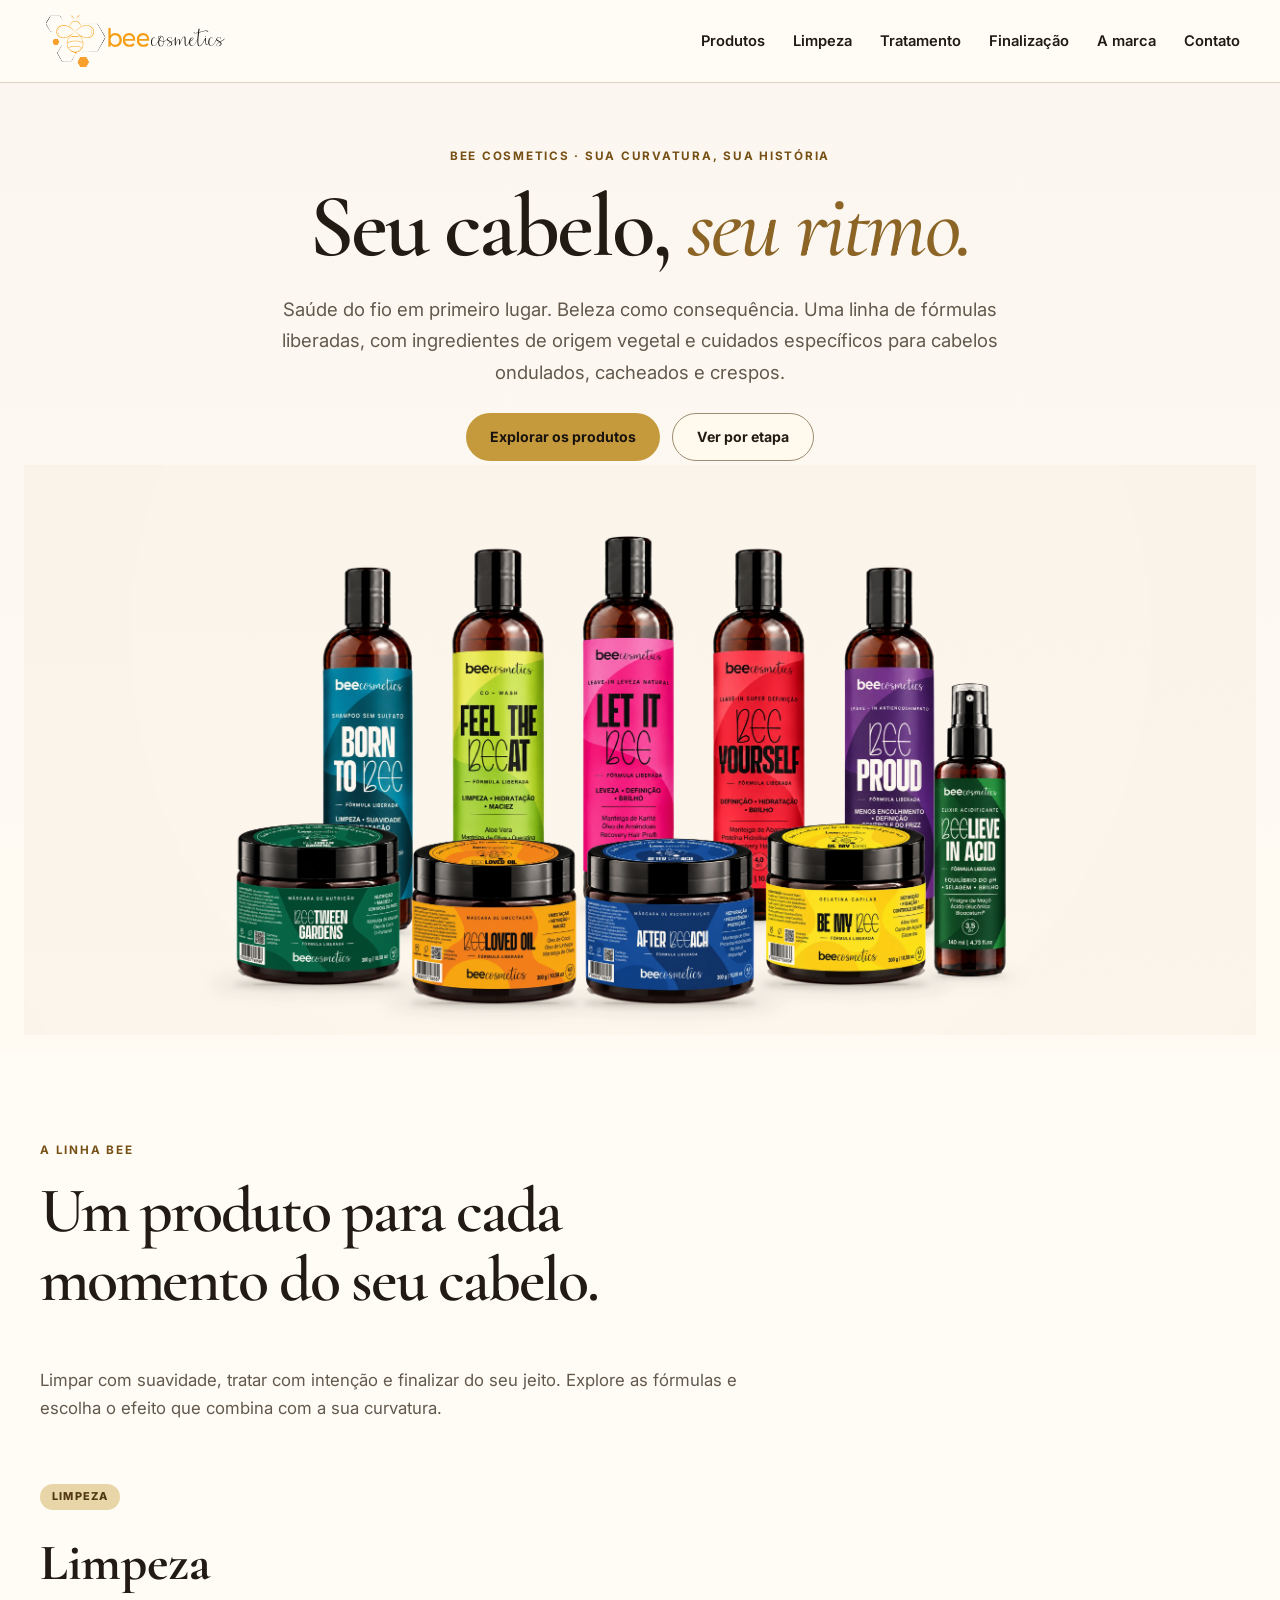
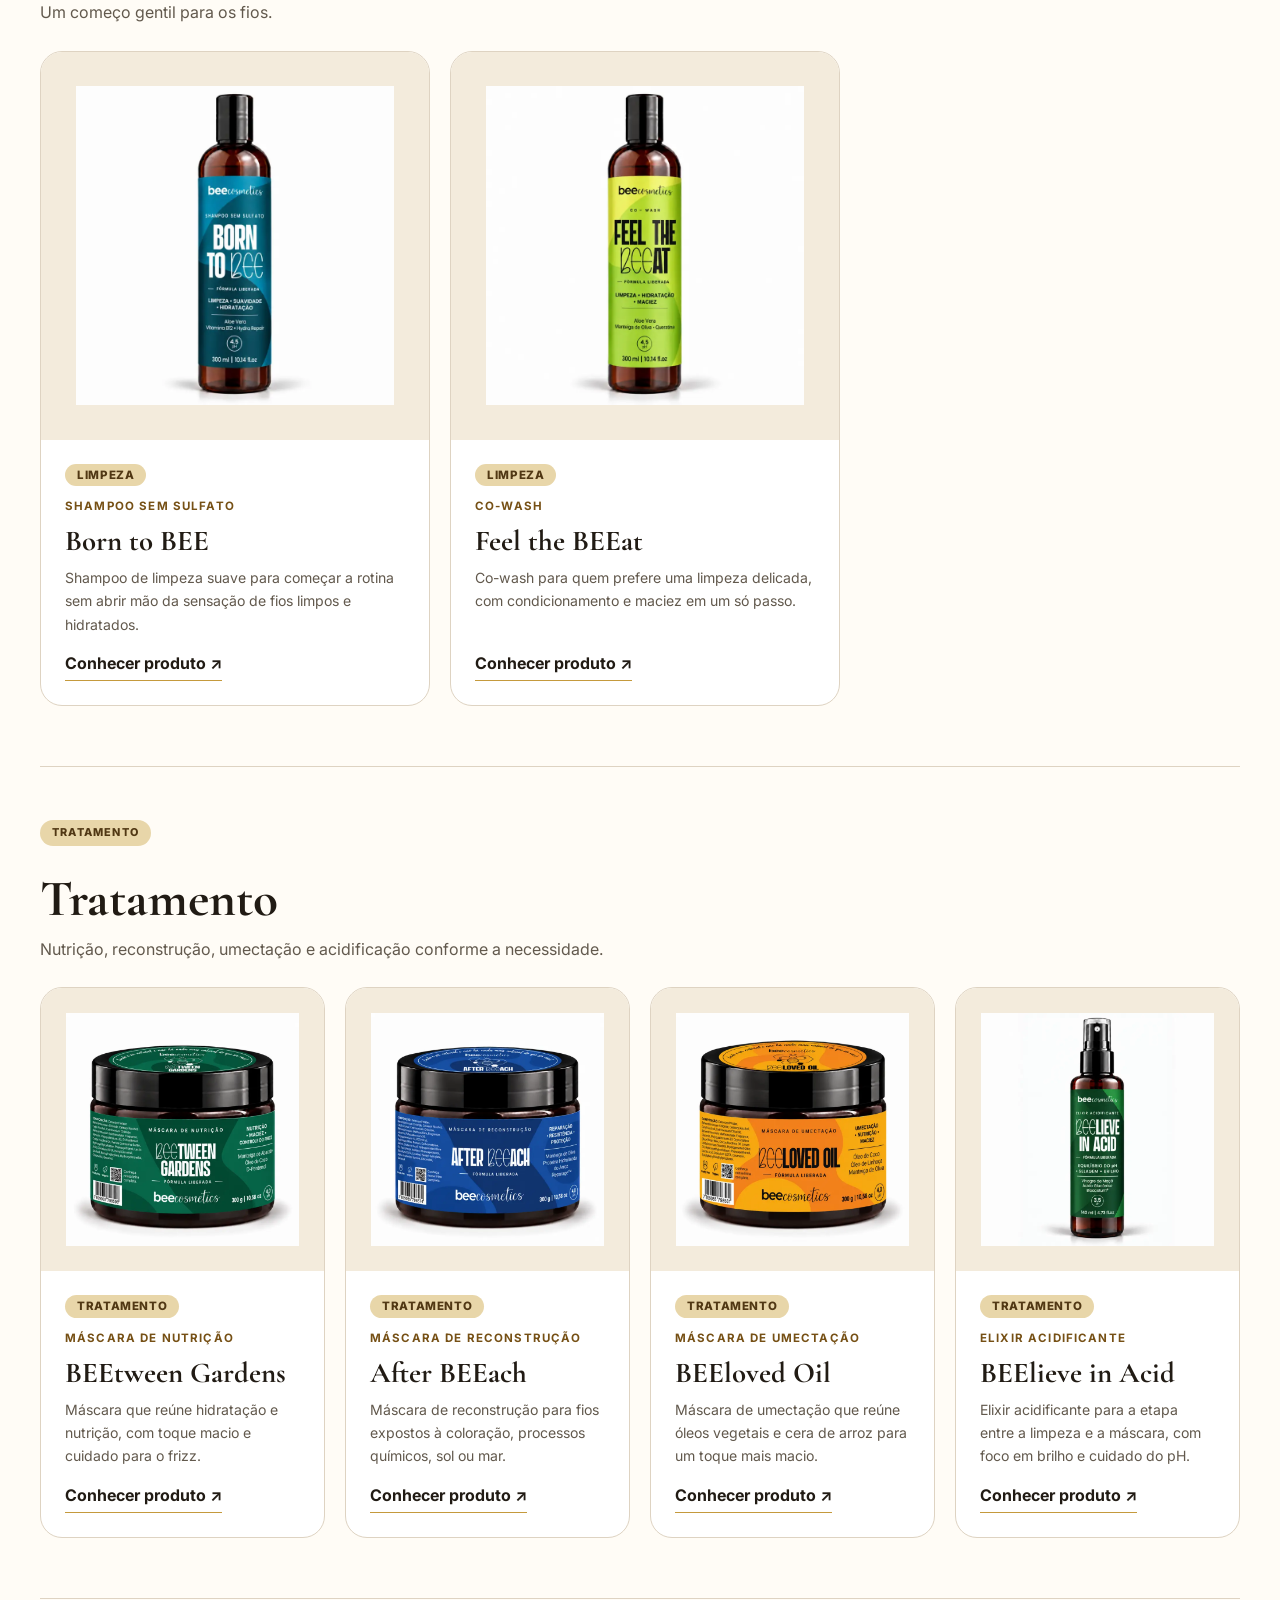
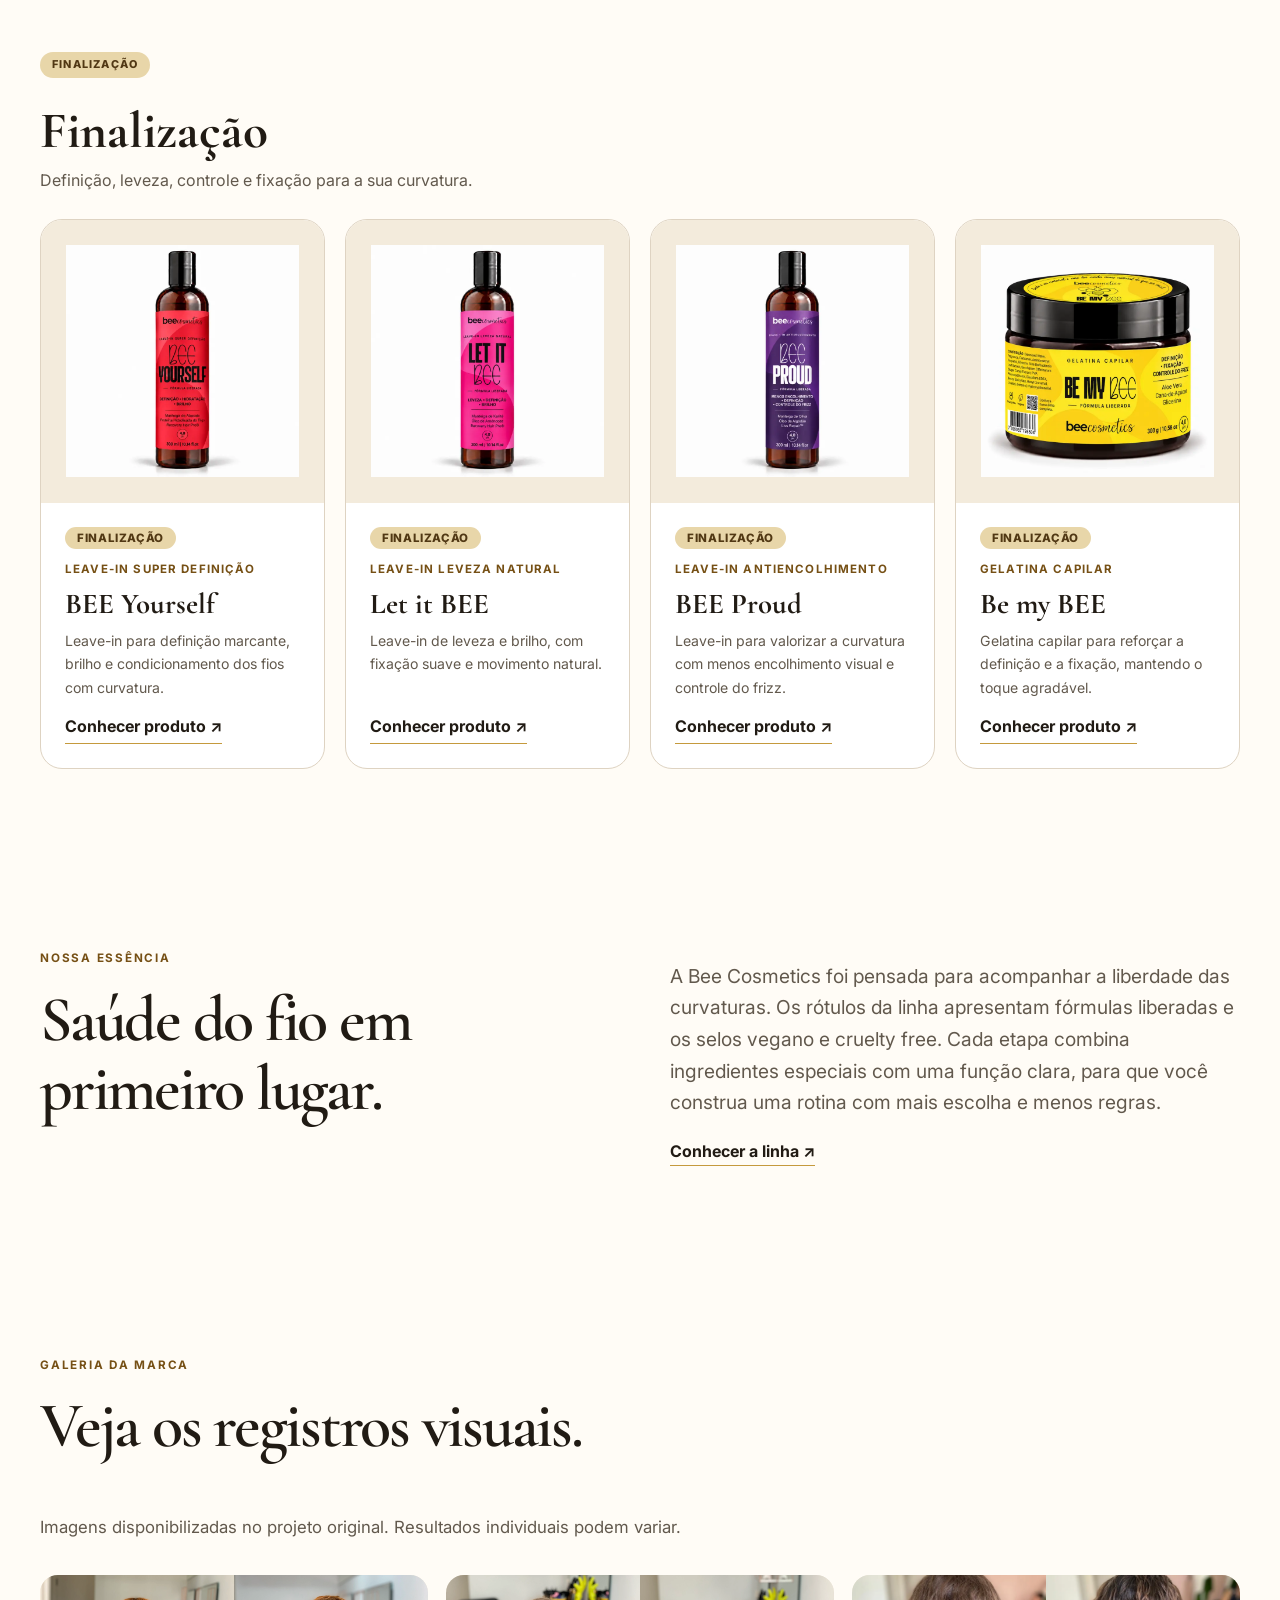
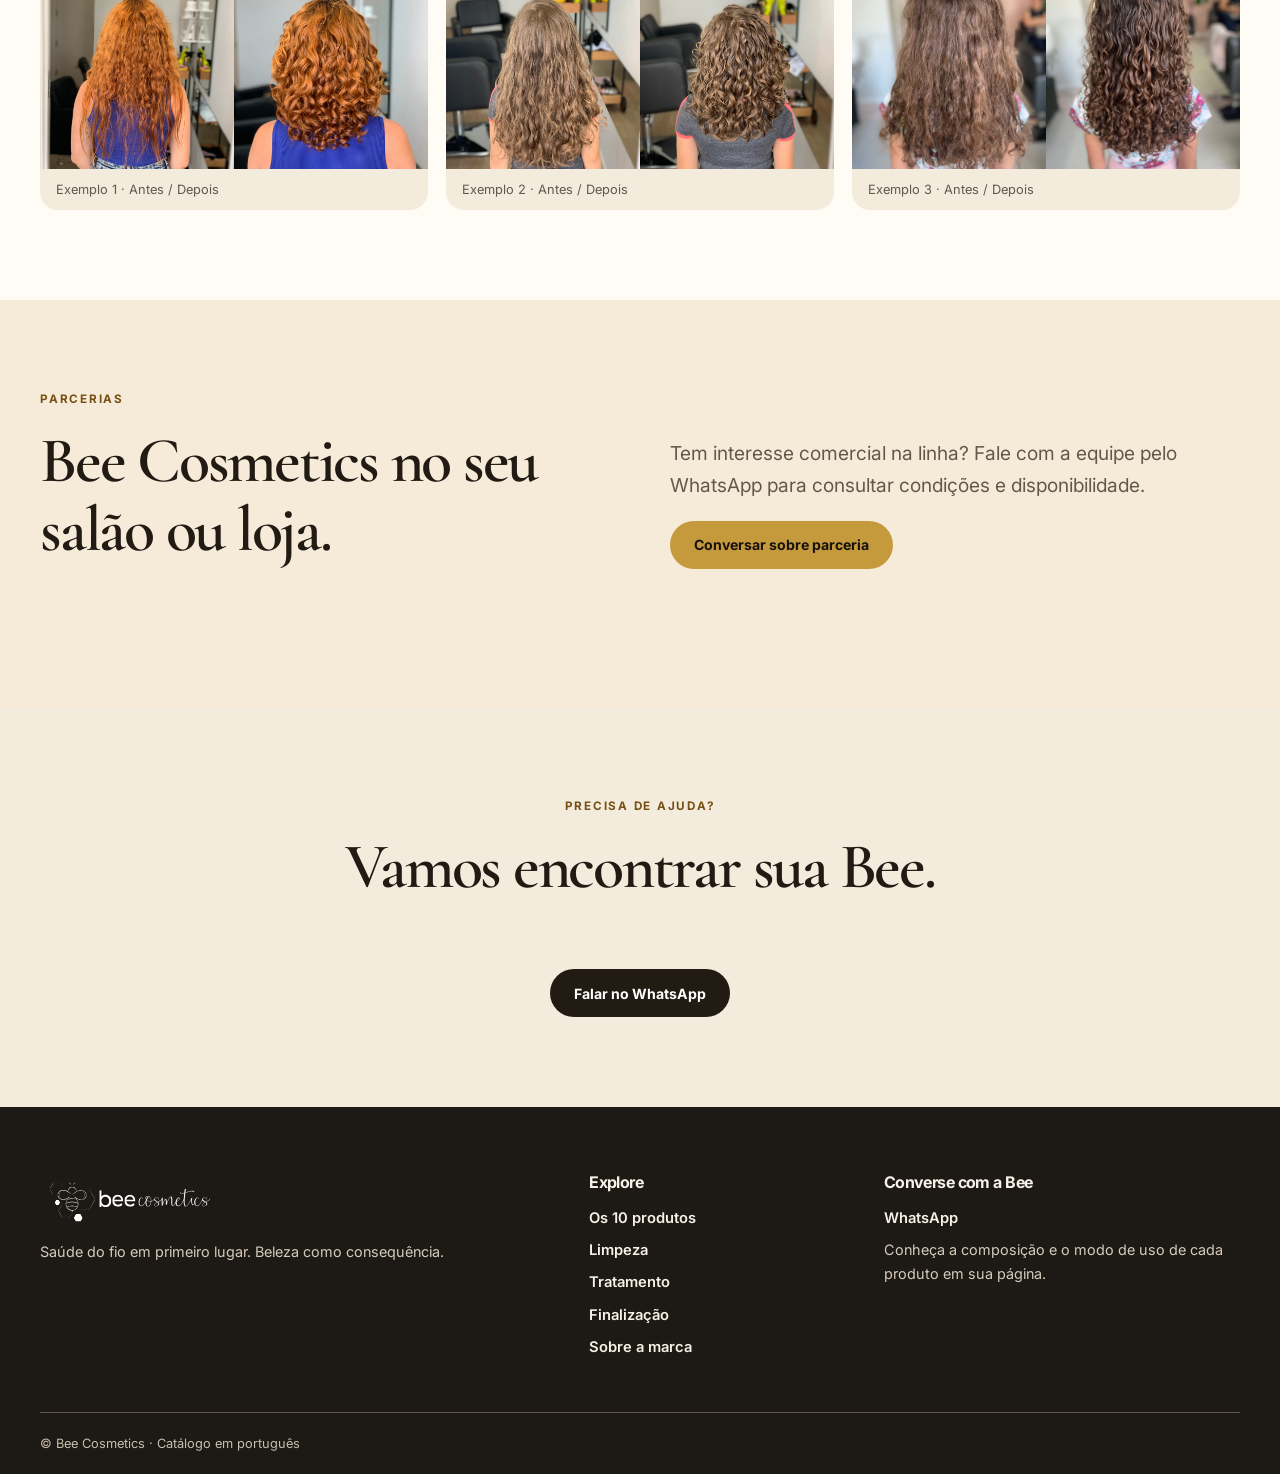
<file: index.html>
<!doctype html><html lang="pt-BR"><head><meta charset="utf-8"><meta name="viewport" content="width=device-width,initial-scale=1"><meta name="theme-color" content="#f3ebdc"><title>Bee Cosmetics | Cuidado capilar para cada curvatura</title><meta name="description" content="Fórmulas liberadas e ingredientes especiais para cabelos ondulados, cacheados e crespos. Conheça os dez produtos Bee Cosmetics."><link rel="canonical" href="https://beecosmetics.store/"><meta property="og:locale" content="pt_BR"><meta property="og:type" content="website"><meta property="og:site_name" content="Bee Cosmetics"><meta property="og:title" content="Bee Cosmetics | Cuidado capilar para cada curvatura"><meta property="og:description" content="Fórmulas liberadas e ingredientes especiais para cabelos ondulados, cacheados e crespos. Conheça os dez produtos Bee Cosmetics."><meta property="og:url" content="https://beecosmetics.store/"><meta property="og:image" content="https://beecosmetics.store/assets/images/bee-hero-familia.webp"><meta name="twitter:card" content="summary_large_image"><meta name="twitter:title" content="Bee Cosmetics | Cuidado capilar para cada curvatura"><meta name="twitter:description" content="Fórmulas liberadas e ingredientes especiais para cabelos ondulados, cacheados e crespos. Conheça os dez produtos Bee Cosmetics."><meta name="twitter:image" content="https://beecosmetics.store/assets/images/bee-hero-familia.webp"><link rel="icon" href="/favicon.ico" sizes="any"><link rel="icon" type="image/svg+xml" href="/icons/favicon.svg"><link rel="apple-touch-icon" href="/icons/apple-touch-icon.png"><link rel="manifest" href="/site.webmanifest"><link rel="preconnect" href="https://fonts.googleapis.com"><link rel="preconnect" href="https://fonts.gstatic.com" crossorigin><link href="https://fonts.googleapis.com/css2?family=Cormorant+Garamond:wght@500;600;700&family=Inter:wght@400;500;600;700&display=swap" rel="stylesheet"><link rel="preload" as="image" href="/assets/images/bee-hero-familia.webp" fetchpriority="high"><link rel="stylesheet" href="/assets/css/site.css"><script type="application/ld+json">[{"@context": "https://schema.org", "@type": "Organization", "name": "Bee Cosmetics", "url": "https://beecosmetics.store", "logo": "https://beecosmetics.store/logos/bee-logo-official.svg"}, {"@context": "https://schema.org", "@type": "WebSite", "name": "Bee Cosmetics", "url": "https://beecosmetics.store"}, {"@context": "https://schema.org", "@type": "ItemList", "name": "Produtos Bee Cosmetics", "itemListElement": [{"@type": "ListItem", "position": 1, "name": "Born to BEE", "url": "https://beecosmetics.store/produtos/born-to-bee"}, {"@type": "ListItem", "position": 2, "name": "Feel the BEEat", "url": "https://beecosmetics.store/produtos/feel-the-beeat"}, {"@type": "ListItem", "position": 3, "name": "BEEtween Gardens", "url": "https://beecosmetics.store/produtos/beetween-gardens"}, {"@type": "ListItem", "position": 4, "name": "After BEEach", "url": "https://beecosmetics.store/produtos/after-beeach"}, {"@type": "ListItem", "position": 5, "name": "BEEloved Oil", "url": "https://beecosmetics.store/produtos/beeloved-oil"}, {"@type": "ListItem", "position": 6, "name": "BEE Yourself", "url": "https://beecosmetics.store/produtos/bee-yourself"}, {"@type": "ListItem", "position": 7, "name": "Let it BEE", "url": "https://beecosmetics.store/produtos/let-it-bee"}, {"@type": "ListItem", "position": 8, "name": "BEE Proud", "url": "https://beecosmetics.store/produtos/bee-proud"}, {"@type": "ListItem", "position": 9, "name": "Be my BEE", "url": "https://beecosmetics.store/produtos/be-my-bee"}, {"@type": "ListItem", "position": 10, "name": "BEElieve in Acid", "url": "https://beecosmetics.store/produtos/beelieve-in-acid"}]}]</script></head><body><a class="skip" href="#conteudo">Pular para o conteúdo</a><header class="site-header"><div class="wrap header-inner"><a class="brand" href="/" aria-label="Bee Cosmetics, página inicial"><img src="/logos/bee-logo-official.svg" alt="Bee Cosmetics" width="210" height="55"></a><button class="menu-button" type="button" aria-expanded="false" aria-controls="site-nav" aria-label="Abrir menu">☰</button><nav id="site-nav" aria-label="Navegação principal"><a href="/#catalogo">Produtos</a><a href="/#limpeza">Limpeza</a><a href="/#tratamento">Tratamento</a><a href="/#finalizacao">Finalização</a><a href="/#marca">A marca</a><a href="/#contato">Contato</a></nav></div></header><main id="conteudo"><section class="hero"><div class="wrap hero-grid"><div><span class="eyebrow">Bee Cosmetics · Sua curvatura, sua história</span><h1>Seu cabelo, <em>seu ritmo.</em></h1><p>Saúde do fio em primeiro lugar. Beleza como consequência. Uma linha de fórmulas liberadas, com ingredientes de origem vegetal e cuidados específicos para cabelos ondulados, cacheados e crespos.</p><div class="actions"><a class="button gold" href="#catalogo">Explorar os produtos</a><a class="button outline" href="#limpeza">Ver por etapa</a></div></div><div class="hero-art"><img src="/assets/images/bee-hero-familia.webp" alt="Família Bee Cosmetics com dez produtos para limpeza, tratamento, acidificação e finalização de cabelos com curvatura" width="5120" height="2880" fetchpriority="high" decoding="async"></div></div></section><section id="catalogo" class="section"><div class="wrap"><div class="section-heading"><span class="eyebrow">A linha Bee</span><h2>Um produto para cada momento do seu cabelo.</h2><p>Limpar com suavidade, tratar com intenção e finalizar do seu jeito. Explore as fórmulas e escolha o efeito que combina com a sua curvatura.</p></div><div class="category-group" id="limpeza"><div class="category-heading"><span class="stage-tag">Limpeza</span><h3>Limpeza</h3><p>Um começo gentil para os fios.</p></div><div class="cards"><article class="card"><a class="card-image" href="/produtos/born-to-bee" aria-label="Conhecer Born to BEE"><img src="/products/born-to-bee.webp?v=e6ca03c99c5d" alt="Embalagem de Born to BEE, Shampoo Sem Sulfato" loading="lazy" width="480" height="480"></a><div class="card-content"><span class="stage-tag">Limpeza</span><span class="eyebrow">Shampoo Sem Sulfato</span><h3><a href="/produtos/born-to-bee">Born to BEE</a></h3><p>Shampoo de limpeza suave para começar a rotina sem abrir mão da sensação de fios limpos e hidratados.</p><a class="text-link" href="/produtos/born-to-bee">Conhecer produto <span aria-hidden="true">↗</span></a></div></article><article class="card"><a class="card-image" href="/produtos/feel-the-beeat" aria-label="Conhecer Feel the BEEat"><img src="/products/feel-the-beeat.webp?v=582f70bc53d2" alt="Embalagem de Feel the BEEat, Co-Wash" loading="lazy" width="480" height="480"></a><div class="card-content"><span class="stage-tag">Limpeza</span><span class="eyebrow">Co-Wash</span><h3><a href="/produtos/feel-the-beeat">Feel the BEEat</a></h3><p>Co-wash para quem prefere uma limpeza delicada, com condicionamento e maciez em um só passo.</p><a class="text-link" href="/produtos/feel-the-beeat">Conhecer produto <span aria-hidden="true">↗</span></a></div></article></div></div><div class="category-group" id="tratamento"><div class="category-heading"><span class="stage-tag">Tratamento</span><h3>Tratamento</h3><p>Nutrição, reconstrução, umectação e acidificação conforme a necessidade.</p></div><div class="cards"><article class="card"><a class="card-image" href="/produtos/beetween-gardens" aria-label="Conhecer BEEtween Gardens"><img src="/products/beetween-gardens.webp?v=7ed1cafa1b5b" alt="Embalagem de BEEtween Gardens, Máscara de Nutrição" loading="lazy" width="480" height="480"></a><div class="card-content"><span class="stage-tag">Tratamento</span><span class="eyebrow">Máscara de Nutrição</span><h3><a href="/produtos/beetween-gardens">BEEtween Gardens</a></h3><p>Máscara que reúne hidratação e nutrição, com toque macio e cuidado para o frizz.</p><a class="text-link" href="/produtos/beetween-gardens">Conhecer produto <span aria-hidden="true">↗</span></a></div></article><article class="card"><a class="card-image" href="/produtos/after-beeach" aria-label="Conhecer After BEEach"><img src="/products/after-beeach.webp?v=9d555419d6a1" alt="Embalagem de After BEEach, Máscara de Reconstrução" loading="lazy" width="480" height="480"></a><div class="card-content"><span class="stage-tag">Tratamento</span><span class="eyebrow">Máscara de Reconstrução</span><h3><a href="/produtos/after-beeach">After BEEach</a></h3><p>Máscara de reconstrução para fios expostos à coloração, processos químicos, sol ou mar.</p><a class="text-link" href="/produtos/after-beeach">Conhecer produto <span aria-hidden="true">↗</span></a></div></article><article class="card"><a class="card-image" href="/produtos/beeloved-oil" aria-label="Conhecer BEEloved Oil"><img src="/products/beeloved-oil.webp?v=296360e77fd5" alt="Embalagem de BEEloved Oil, Máscara de Umectação" loading="lazy" width="480" height="480"></a><div class="card-content"><span class="stage-tag">Tratamento</span><span class="eyebrow">Máscara de Umectação</span><h3><a href="/produtos/beeloved-oil">BEEloved Oil</a></h3><p>Máscara de umectação que reúne óleos vegetais e cera de arroz para um toque mais macio.</p><a class="text-link" href="/produtos/beeloved-oil">Conhecer produto <span aria-hidden="true">↗</span></a></div></article><article class="card"><a class="card-image" href="/produtos/beelieve-in-acid" aria-label="Conhecer BEElieve in Acid"><img src="/products/beelieve-in-acid.webp?v=f88216e71602" alt="Embalagem de BEElieve in Acid, Elixir Acidificante" loading="lazy" width="480" height="480"></a><div class="card-content"><span class="stage-tag">Tratamento</span><span class="eyebrow">Elixir Acidificante</span><h3><a href="/produtos/beelieve-in-acid">BEElieve in Acid</a></h3><p>Elixir acidificante para a etapa entre a limpeza e a máscara, com foco em brilho e cuidado do pH.</p><a class="text-link" href="/produtos/beelieve-in-acid">Conhecer produto <span aria-hidden="true">↗</span></a></div></article></div></div><div class="category-group" id="finalizacao"><div class="category-heading"><span class="stage-tag">Finalização</span><h3>Finalização</h3><p>Definição, leveza, controle e fixação para a sua curvatura.</p></div><div class="cards"><article class="card"><a class="card-image" href="/produtos/bee-yourself" aria-label="Conhecer BEE Yourself"><img src="/products/bee-yourself.webp?v=cae77f271774" alt="Embalagem de BEE Yourself, Leave-in Super Definição" loading="lazy" width="480" height="480"></a><div class="card-content"><span class="stage-tag">Finalização</span><span class="eyebrow">Leave-in Super Definição</span><h3><a href="/produtos/bee-yourself">BEE Yourself</a></h3><p>Leave-in para definição marcante, brilho e condicionamento dos fios com curvatura.</p><a class="text-link" href="/produtos/bee-yourself">Conhecer produto <span aria-hidden="true">↗</span></a></div></article><article class="card"><a class="card-image" href="/produtos/let-it-bee" aria-label="Conhecer Let it BEE"><img src="/products/let-it-bee.webp?v=34e424e54daf" alt="Embalagem de Let it BEE, Leave-in Leveza Natural" loading="lazy" width="480" height="480"></a><div class="card-content"><span class="stage-tag">Finalização</span><span class="eyebrow">Leave-in Leveza Natural</span><h3><a href="/produtos/let-it-bee">Let it BEE</a></h3><p>Leave-in de leveza e brilho, com fixação suave e movimento natural.</p><a class="text-link" href="/produtos/let-it-bee">Conhecer produto <span aria-hidden="true">↗</span></a></div></article><article class="card"><a class="card-image" href="/produtos/bee-proud" aria-label="Conhecer BEE Proud"><img src="/products/bee-proud.webp?v=0b8de24b118c" alt="Embalagem de BEE Proud, Leave-in Antiencolhimento" loading="lazy" width="480" height="480"></a><div class="card-content"><span class="stage-tag">Finalização</span><span class="eyebrow">Leave-in Antiencolhimento</span><h3><a href="/produtos/bee-proud">BEE Proud</a></h3><p>Leave-in para valorizar a curvatura com menos encolhimento visual e controle do frizz.</p><a class="text-link" href="/produtos/bee-proud">Conhecer produto <span aria-hidden="true">↗</span></a></div></article><article class="card"><a class="card-image" href="/produtos/be-my-bee" aria-label="Conhecer Be my BEE"><img src="/products/be-my-bee.webp?v=14b39a380754" alt="Embalagem de Be my BEE, Gelatina Capilar" loading="lazy" width="480" height="480"></a><div class="card-content"><span class="stage-tag">Finalização</span><span class="eyebrow">Gelatina Capilar</span><h3><a href="/produtos/be-my-bee">Be my BEE</a></h3><p>Gelatina capilar para reforçar a definição e a fixação, mantendo o toque agradável.</p><a class="text-link" href="/produtos/be-my-bee">Conhecer produto <span aria-hidden="true">↗</span></a></div></article></div></div></div></section><section id="marca" class="section brand-story"><div class="wrap story-grid"><div><span class="eyebrow">Nossa essência</span><h2>Saúde do fio em primeiro lugar.</h2></div><div><p>A Bee Cosmetics foi pensada para acompanhar a liberdade das curvaturas. Os rótulos da linha apresentam fórmulas liberadas e os selos vegano e cruelty free. Cada etapa combina ingredientes especiais com uma função clara, para que você construa uma rotina com mais escolha e menos regras.</p><a class="text-link" href="#catalogo">Conhecer a linha ↗</a></div></div></section><section id="resultados" class="section"><div class="wrap"><div class="section-heading"><span class="eyebrow">Galeria da marca</span><h2>Veja os registros visuais.</h2><p>Imagens disponibilizadas no projeto original. Resultados individuais podem variar.</p></div><div class="result-grid"><figure><img src="/results/before-after-01-before.webp" alt="Registro antes, exemplo 1" loading="lazy" width="800" height="800"><img src="/results/before-after-01-after.webp" alt="Registro depois, exemplo 1" loading="lazy" width="800" height="800"><figcaption>Exemplo 1 · Antes / Depois</figcaption></figure><figure><img src="/results/before-after-02-before.webp" alt="Registro antes, exemplo 2" loading="lazy" width="800" height="800"><img src="/results/before-after-02-after.webp" alt="Registro depois, exemplo 2" loading="lazy" width="800" height="800"><figcaption>Exemplo 2 · Antes / Depois</figcaption></figure><figure><img src="/results/before-after-03-before.webp" alt="Registro antes, exemplo 3" loading="lazy" width="800" height="800"><img src="/results/before-after-03-after.webp" alt="Registro depois, exemplo 3" loading="lazy" width="800" height="800"><figcaption>Exemplo 3 · Antes / Depois</figcaption></figure></div></div></section><section id="b2b" class="section partners"><div class="wrap story-grid"><div><span class="eyebrow">Parcerias</span><h2>Bee Cosmetics no seu salão ou loja.</h2></div><div><p>Tem interesse comercial na linha? Fale com a equipe pelo WhatsApp para consultar condições e disponibilidade.</p><a class="button gold" href="https://wa.me/5511992690486?text=Ol%C3%A1%21%20Tenho%20interesse%20em%20revender%20a%20Bee%20Cosmetics." target="_blank" rel="noopener noreferrer">Conversar sobre parceria</a></div></div></section><section class="section closing"><div class="wrap"><span class="eyebrow">Precisa de ajuda?</span><h2>Vamos encontrar sua Bee.</h2><a class="button dark" href="https://wa.me/5511992690486" target="_blank" rel="noopener noreferrer">Falar no WhatsApp</a></div></section></main><footer id="contato"><div class="wrap footer-grid"><div><img src="/logos/bee-logo-footer.svg" alt="Bee Cosmetics" width="180" height="60"><p>Saúde do fio em primeiro lugar. Beleza como consequência.</p></div><div><h2>Explore</h2><a href="/#catalogo">Os 10 produtos</a><a href="/#limpeza">Limpeza</a><a href="/#tratamento">Tratamento</a><a href="/#finalizacao">Finalização</a><a href="/#marca">Sobre a marca</a></div><div><h2>Converse com a Bee</h2><a href="https://wa.me/5511992690486" target="_blank" rel="noopener noreferrer">WhatsApp</a><p>Conheça a composição e o modo de uso de cada produto em sua página.</p></div></div><div class="wrap footer-bottom">© Bee Cosmetics · Catálogo em português</div></footer><script src="/assets/js/site.js" defer></script></body></html>
</file>
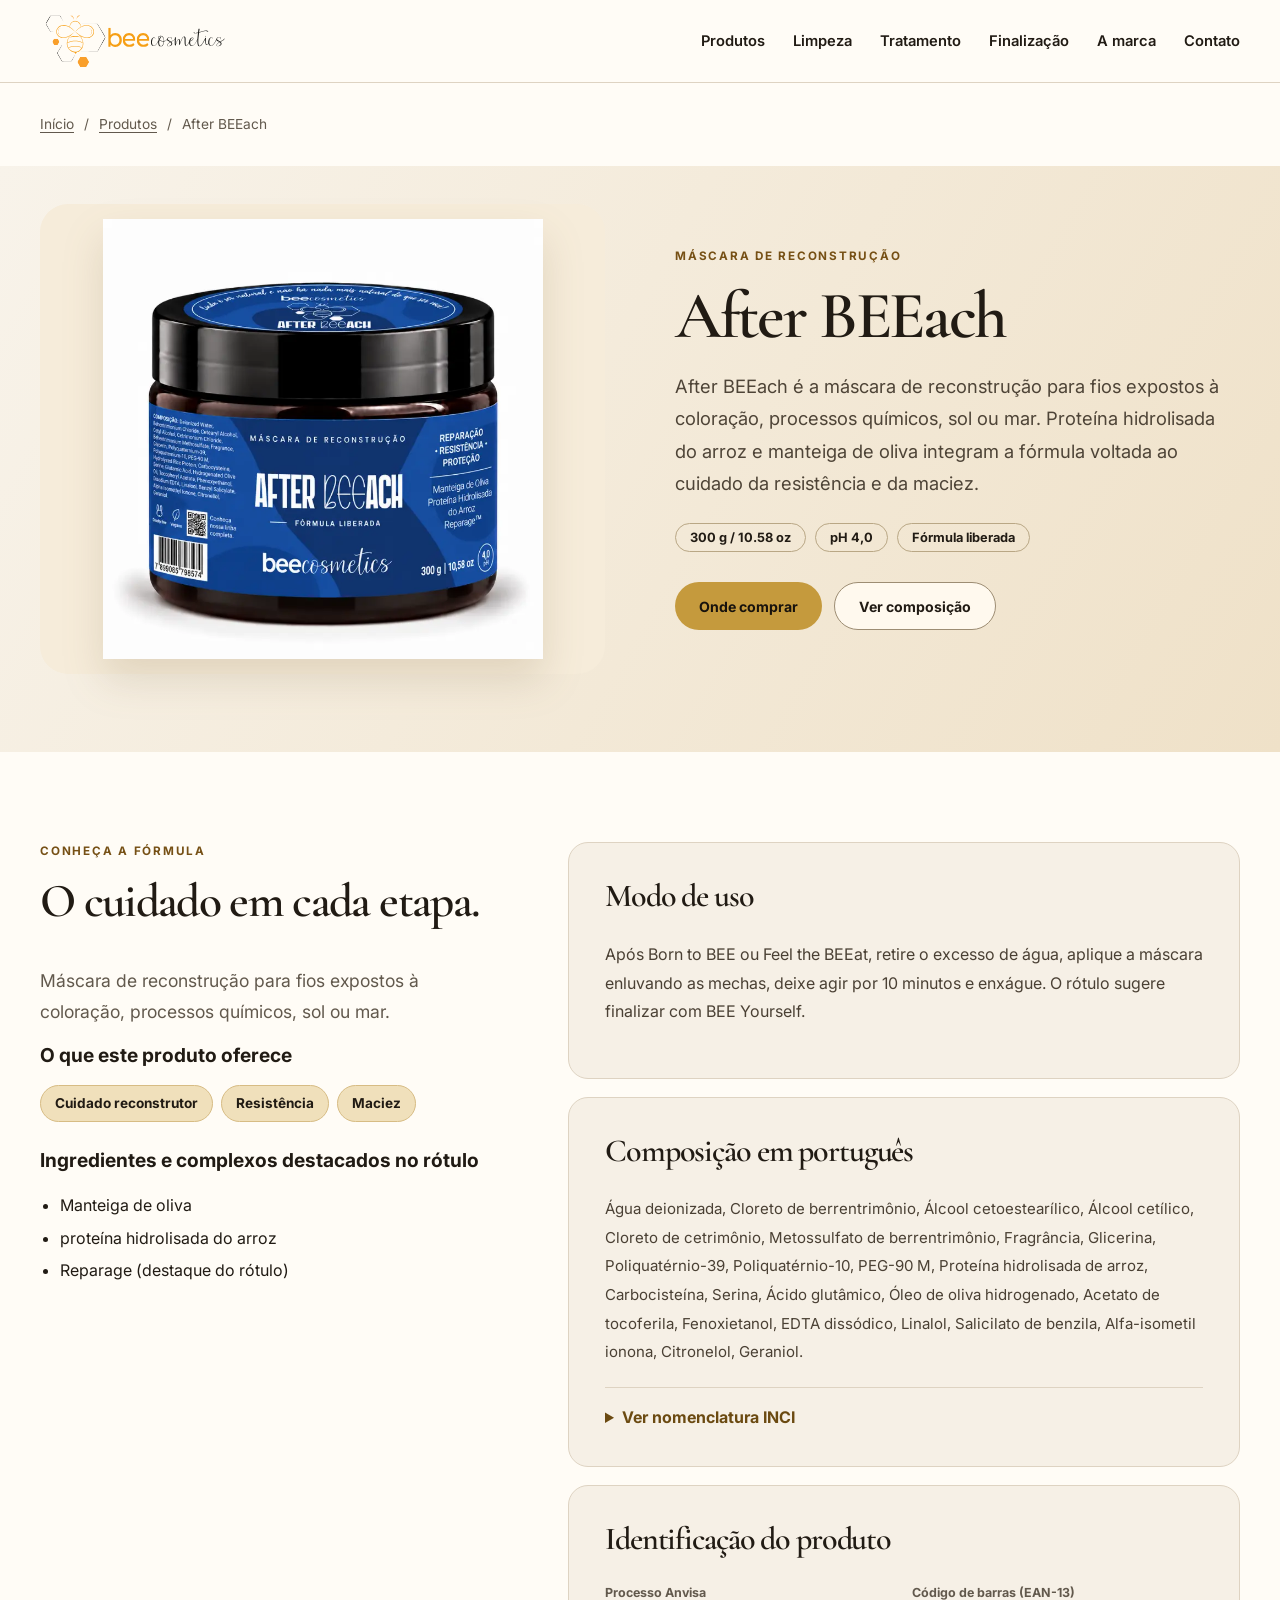
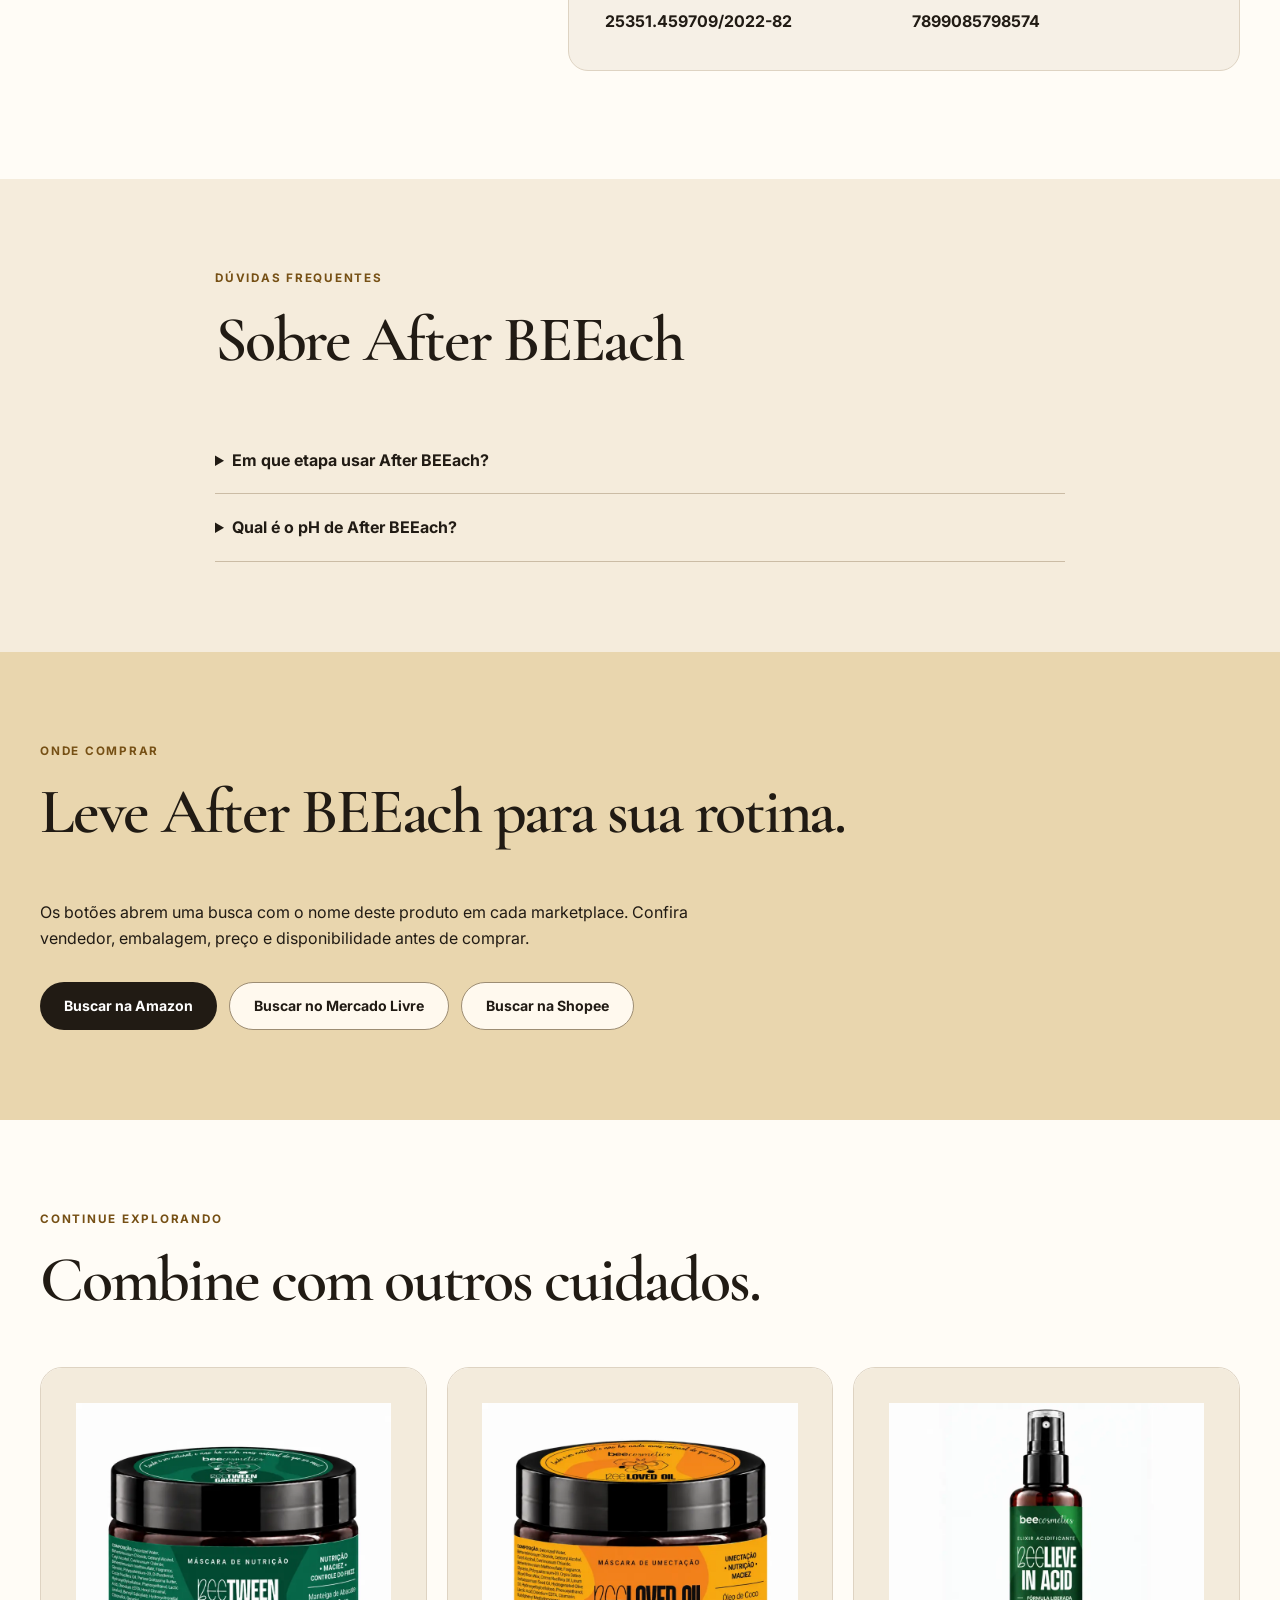
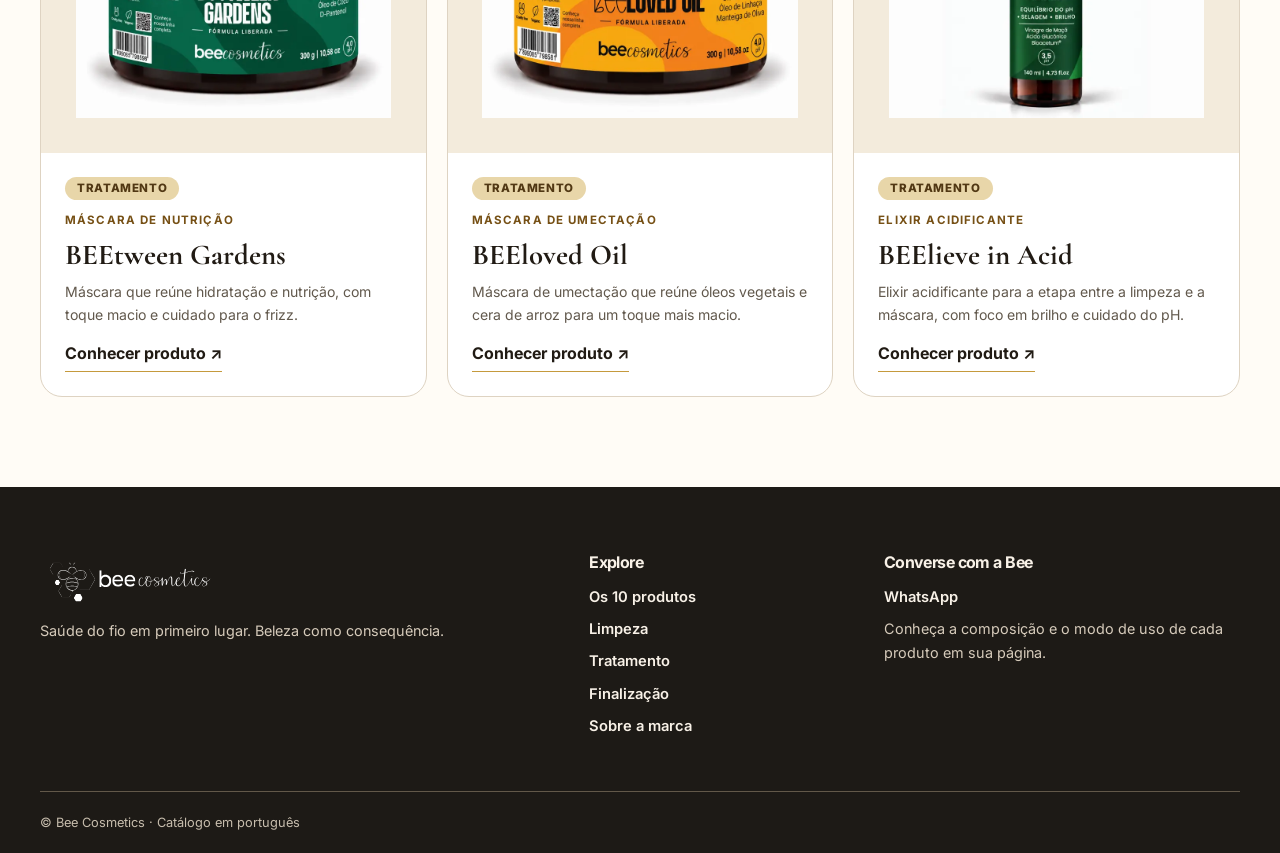
<file: produtos/after-beeach/index.html>
<!doctype html><html lang="pt-BR"><head><meta charset="utf-8"><meta name="viewport" content="width=device-width,initial-scale=1"><meta name="theme-color" content="#f3ebdc"><title>After BEEach | Máscara de Reconstrução | Bee Cosmetics</title><meta name="description" content="After BEEach — Máscara de Reconstrução. Máscara de reconstrução para fios expostos à coloração, processos químicos, sol ou mar. Veja composição informada, modo de uso e produtos relacionados."><link rel="canonical" href="https://beecosmetics.store/produtos/after-beeach"><meta property="og:locale" content="pt_BR"><meta property="og:type" content="product"><meta property="og:site_name" content="Bee Cosmetics"><meta property="og:title" content="After BEEach | Máscara de Reconstrução | Bee Cosmetics"><meta property="og:description" content="After BEEach — Máscara de Reconstrução. Máscara de reconstrução para fios expostos à coloração, processos químicos, sol ou mar. Veja composição informada, modo de uso e produtos relacionados."><meta property="og:url" content="https://beecosmetics.store/produtos/after-beeach"><meta property="og:image" content="https://beecosmetics.store/products/after-beeach.webp?v=9d555419d6a1"><meta name="twitter:card" content="summary_large_image"><meta name="twitter:title" content="After BEEach | Máscara de Reconstrução | Bee Cosmetics"><meta name="twitter:description" content="After BEEach — Máscara de Reconstrução. Máscara de reconstrução para fios expostos à coloração, processos químicos, sol ou mar. Veja composição informada, modo de uso e produtos relacionados."><meta name="twitter:image" content="https://beecosmetics.store/products/after-beeach.webp?v=9d555419d6a1"><link rel="icon" href="/favicon.ico" sizes="any"><link rel="icon" type="image/svg+xml" href="/icons/favicon.svg"><link rel="apple-touch-icon" href="/icons/apple-touch-icon.png"><link rel="manifest" href="/site.webmanifest"><link rel="preconnect" href="https://fonts.googleapis.com"><link rel="preconnect" href="https://fonts.gstatic.com" crossorigin><link href="https://fonts.googleapis.com/css2?family=Cormorant+Garamond:wght@500;600;700&family=Inter:wght@400;500;600;700&display=swap" rel="stylesheet"><link rel="stylesheet" href="/assets/css/site.css"><script type="application/ld+json">[{"@context": "https://schema.org", "@type": "Product", "name": "After BEEach", "description": "Máscara de reconstrução para fios expostos à coloração, processos químicos, sol ou mar.", "image": "https://beecosmetics.store/products/after-beeach.webp?v=9d555419d6a1", "brand": {"@type": "Brand", "name": "Bee Cosmetics"}, "category": "Máscara de Reconstrução", "sku": "after-beeach", "gtin13": "7899085798574"}, {"@context": "https://schema.org", "@type": "BreadcrumbList", "itemListElement": [{"@type": "ListItem", "position": 1, "name": "Início", "item": "https://beecosmetics.store/"}, {"@type": "ListItem", "position": 2, "name": "Produtos", "item": "https://beecosmetics.store/#catalogo"}, {"@type": "ListItem", "position": 3, "name": "After BEEach", "item": "https://beecosmetics.store/produtos/after-beeach"}]}, {"@context": "https://schema.org", "@type": "FAQPage", "mainEntity": [{"@type": "Question", "name": "Em que etapa usar After BEEach?", "acceptedAnswer": {"@type": "Answer", "text": "É uma etapa de tratamento reconstrutor após a limpeza. Enxágue conforme o modo de uso antes de finalizar."}}, {"@type": "Question", "name": "Qual é o pH de After BEEach?", "acceptedAnswer": {"@type": "Answer", "text": "O pH informado na ficha técnica é 4,0."}}]}]</script></head><body><a class="skip" href="#conteudo">Pular para o conteúdo</a><header class="site-header"><div class="wrap header-inner"><a class="brand" href="/" aria-label="Bee Cosmetics, página inicial"><img src="/logos/bee-logo-official.svg" alt="Bee Cosmetics" width="210" height="55"></a><button class="menu-button" type="button" aria-expanded="false" aria-controls="site-nav" aria-label="Abrir menu">☰</button><nav id="site-nav" aria-label="Navegação principal"><a href="/#catalogo">Produtos</a><a href="/#limpeza">Limpeza</a><a href="/#tratamento">Tratamento</a><a href="/#finalizacao">Finalização</a><a href="/#marca">A marca</a><a href="/#contato">Contato</a></nav></div></header><main id="conteudo"><div class="wrap"><nav class="breadcrumbs" aria-label="Trilha de navegação"><a href="/">Início</a><span aria-hidden="true">/</span><a href="/#catalogo">Produtos</a><span aria-hidden="true">/</span><span aria-current="page">After BEEach</span></nav></div><section class="product-hero"><div class="wrap product-grid"><div class="product-art"><img src="/products/after-beeach.webp?v=9d555419d6a1" alt="Embalagem de After BEEach, Máscara de Reconstrução" width="650" height="650" fetchpriority="high"></div><div class="product-intro"><span class="eyebrow">Máscara de Reconstrução</span><h1>After BEEach</h1><p class="lead">After BEEach é a máscara de reconstrução para fios expostos à coloração, processos químicos, sol ou mar. Proteína hidrolisada do arroz e manteiga de oliva integram a fórmula voltada ao cuidado da resistência e da maciez.</p><div class="specs"><span>300 g / 10.58 oz</span><span>pH 4,0</span><span>Fórmula liberada</span></div><div class="actions"><a class="button gold" href="#onde-comprar">Onde comprar</a><a class="button outline" href="#composicao">Ver composição</a></div></div></div></section><section class="section details"><div class="wrap detail-grid"><div><span class="eyebrow">Conheça a fórmula</span><h2>O cuidado em cada etapa.</h2><p>Máscara de reconstrução para fios expostos à coloração, processos químicos, sol ou mar.</p><h3>O que este produto oferece</h3><ul class="benefit-list"><li>Cuidado reconstrutor</li><li>Resistência</li><li>Maciez</li></ul><h3>Ingredientes e complexos destacados no rótulo</h3><ul class="active-list"><li>Manteiga de oliva</li><li>proteína hidrolisada do arroz</li><li>Reparage (destaque do rótulo)</li></ul></div><div><div class="detail-panel" id="modo-de-uso"><h2>Modo de uso</h2><p>Após Born to BEE ou Feel the BEEat, retire o excesso de água, aplique a máscara enluvando as mechas, deixe agir por 10 minutos e enxágue. O rótulo sugere finalizar com BEE Yourself.</p></div><div class="detail-panel" id="composicao"><h2>Composição em português</h2><p>Água deionizada, Cloreto de berrentrimônio, Álcool cetoestearílico, Álcool cetílico, Cloreto de cetrimônio, Metossulfato de berrentrimônio, Fragrância, Glicerina, Poliquatérnio-39, Poliquatérnio-10, PEG-90 M, Proteína hidrolisada de arroz, Carbocisteína, Serina, Ácido glutâmico, Óleo de oliva hidrogenado, Acetato de tocoferila, Fenoxietanol, EDTA dissódico, Linalol, Salicilato de benzila, Alfa-isometil ionona, Citronelol, Geraniol.</p><details class="inci"><summary>Ver nomenclatura INCI</summary><p>Deionized Water, Behentrimonium Chloride, Cetearyl Alcohol, Cetyl Alcohol, Cetrimonium Chloride, Behentrimonium Methosulfate, Fragrance, Glycerin, Polyquaternium-39, Polyquaternium-10, PEG-90 M, Hydrolyzed Rice Protein, Carbocysteine, Serine, Glutamic Acid, Hydrogenated Olive Oil, Tocopheryl Acetate, Phenoxyethanol, Disodium EDTA, Linalool, Benzyl Salicylate, Alpha Isomethyl Ionone, Citronellol, Geraniol.</p></details></div><div class="detail-panel identification"><h2>Identificação do produto</h2><dl><div><dt>Processo Anvisa</dt><dd>25351.459709/2022-82</dd></div><div><dt>Código de barras (EAN-13)</dt><dd>7899085798574</dd></div></dl></div></div></div></section><section class="section faq"><div class="wrap narrow"><span class="eyebrow">Dúvidas frequentes</span><h2>Sobre After BEEach</h2><details><summary>Em que etapa usar After BEEach?</summary><p>É uma etapa de tratamento reconstrutor após a limpeza. Enxágue conforme o modo de uso antes de finalizar.</p></details><details><summary>Qual é o pH de After BEEach?</summary><p>O pH informado na ficha técnica é 4,0.</p></details></div></section><section id="onde-comprar" class="section buy"><div class="wrap"><span class="eyebrow">Onde comprar</span><h2>Leve After BEEach para sua rotina.</h2><p>Os botões abrem uma busca com o nome deste produto em cada marketplace. Confira vendedor, embalagem, preço e disponibilidade antes de comprar.</p><div class="actions"><a class="button dark" href="https://www.amazon.com.br/s?k=Bee%20Cosmetics%20After%20BEEach%20M%C3%A1scara%20de%20Reconstru%C3%A7%C3%A3o%20cachos%20cabelo%20cacheado" target="_blank" rel="noopener noreferrer">Buscar na Amazon</a><a class="button outline" href="https://lista.mercadolivre.com.br/bee-cosmetics-after-beeach-mascara-de-reconstrucao-cachos-cabelo-cacheado" target="_blank" rel="noopener noreferrer">Buscar no Mercado Livre</a><a class="button outline" href="https://shopee.com.br/search?keyword=Bee%20Cosmetics%20After%20BEEach%20M%C3%A1scara%20de%20Reconstru%C3%A7%C3%A3o%20cachos%20cabelo%20cacheado" target="_blank" rel="noopener noreferrer">Buscar na Shopee</a></div></div></section><section class="section"><div class="wrap"><div class="section-heading"><span class="eyebrow">Continue explorando</span><h2>Combine com outros cuidados.</h2></div><div class="cards related"><article class="card"><a class="card-image" href="/produtos/beetween-gardens" aria-label="Conhecer BEEtween Gardens"><img src="/products/beetween-gardens.webp?v=7ed1cafa1b5b" alt="Embalagem de BEEtween Gardens, Máscara de Nutrição" loading="lazy" width="480" height="480"></a><div class="card-content"><span class="stage-tag">Tratamento</span><span class="eyebrow">Máscara de Nutrição</span><h3><a href="/produtos/beetween-gardens">BEEtween Gardens</a></h3><p>Máscara que reúne hidratação e nutrição, com toque macio e cuidado para o frizz.</p><a class="text-link" href="/produtos/beetween-gardens">Conhecer produto <span aria-hidden="true">↗</span></a></div></article><article class="card"><a class="card-image" href="/produtos/beeloved-oil" aria-label="Conhecer BEEloved Oil"><img src="/products/beeloved-oil.webp?v=296360e77fd5" alt="Embalagem de BEEloved Oil, Máscara de Umectação" loading="lazy" width="480" height="480"></a><div class="card-content"><span class="stage-tag">Tratamento</span><span class="eyebrow">Máscara de Umectação</span><h3><a href="/produtos/beeloved-oil">BEEloved Oil</a></h3><p>Máscara de umectação que reúne óleos vegetais e cera de arroz para um toque mais macio.</p><a class="text-link" href="/produtos/beeloved-oil">Conhecer produto <span aria-hidden="true">↗</span></a></div></article><article class="card"><a class="card-image" href="/produtos/beelieve-in-acid" aria-label="Conhecer BEElieve in Acid"><img src="/products/beelieve-in-acid.webp?v=f88216e71602" alt="Embalagem de BEElieve in Acid, Elixir Acidificante" loading="lazy" width="480" height="480"></a><div class="card-content"><span class="stage-tag">Tratamento</span><span class="eyebrow">Elixir Acidificante</span><h3><a href="/produtos/beelieve-in-acid">BEElieve in Acid</a></h3><p>Elixir acidificante para a etapa entre a limpeza e a máscara, com foco em brilho e cuidado do pH.</p><a class="text-link" href="/produtos/beelieve-in-acid">Conhecer produto <span aria-hidden="true">↗</span></a></div></article></div></div></section></main><footer id="contato"><div class="wrap footer-grid"><div><img src="/logos/bee-logo-footer.svg" alt="Bee Cosmetics" width="180" height="60"><p>Saúde do fio em primeiro lugar. Beleza como consequência.</p></div><div><h2>Explore</h2><a href="/#catalogo">Os 10 produtos</a><a href="/#limpeza">Limpeza</a><a href="/#tratamento">Tratamento</a><a href="/#finalizacao">Finalização</a><a href="/#marca">Sobre a marca</a></div><div><h2>Converse com a Bee</h2><a href="https://wa.me/5511992690486" target="_blank" rel="noopener noreferrer">WhatsApp</a><p>Conheça a composição e o modo de uso de cada produto em sua página.</p></div></div><div class="wrap footer-bottom">© Bee Cosmetics · Catálogo em português</div></footer><script src="/assets/js/site.js" defer></script></body></html>
</file>
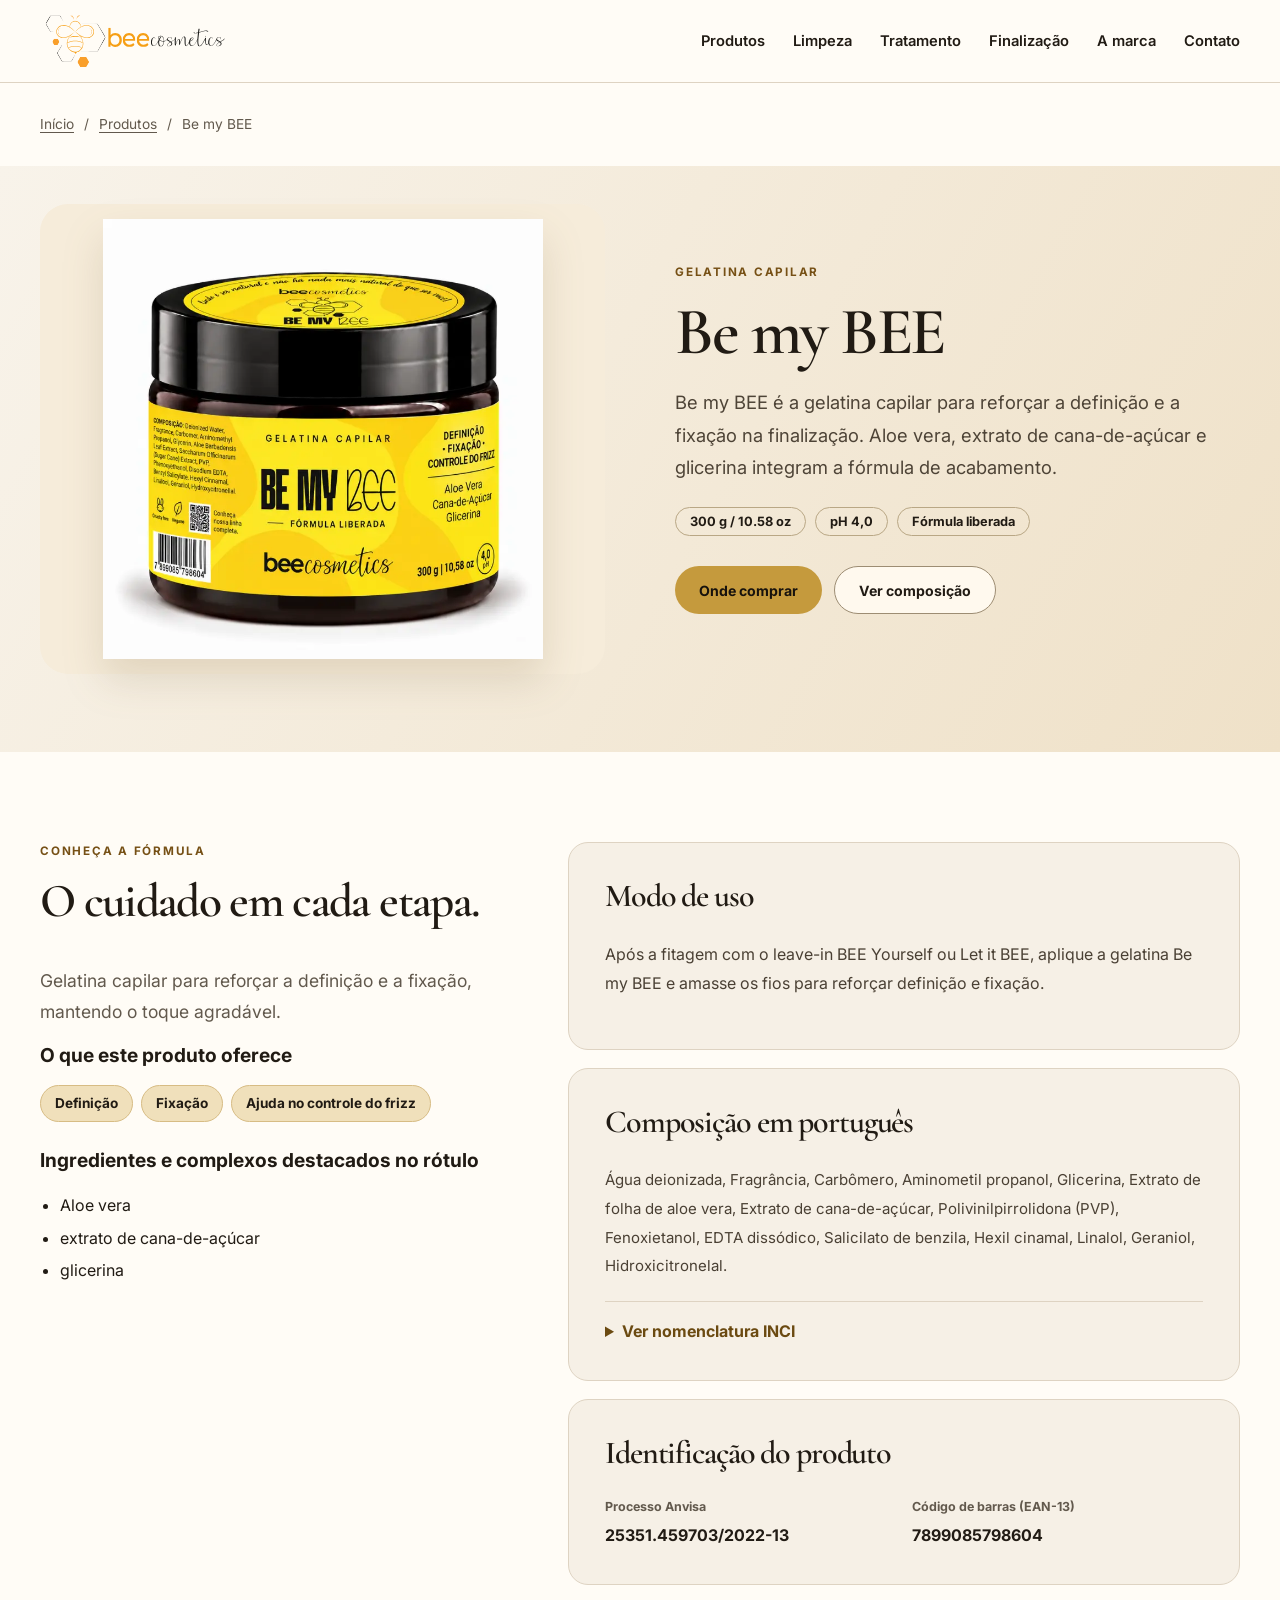
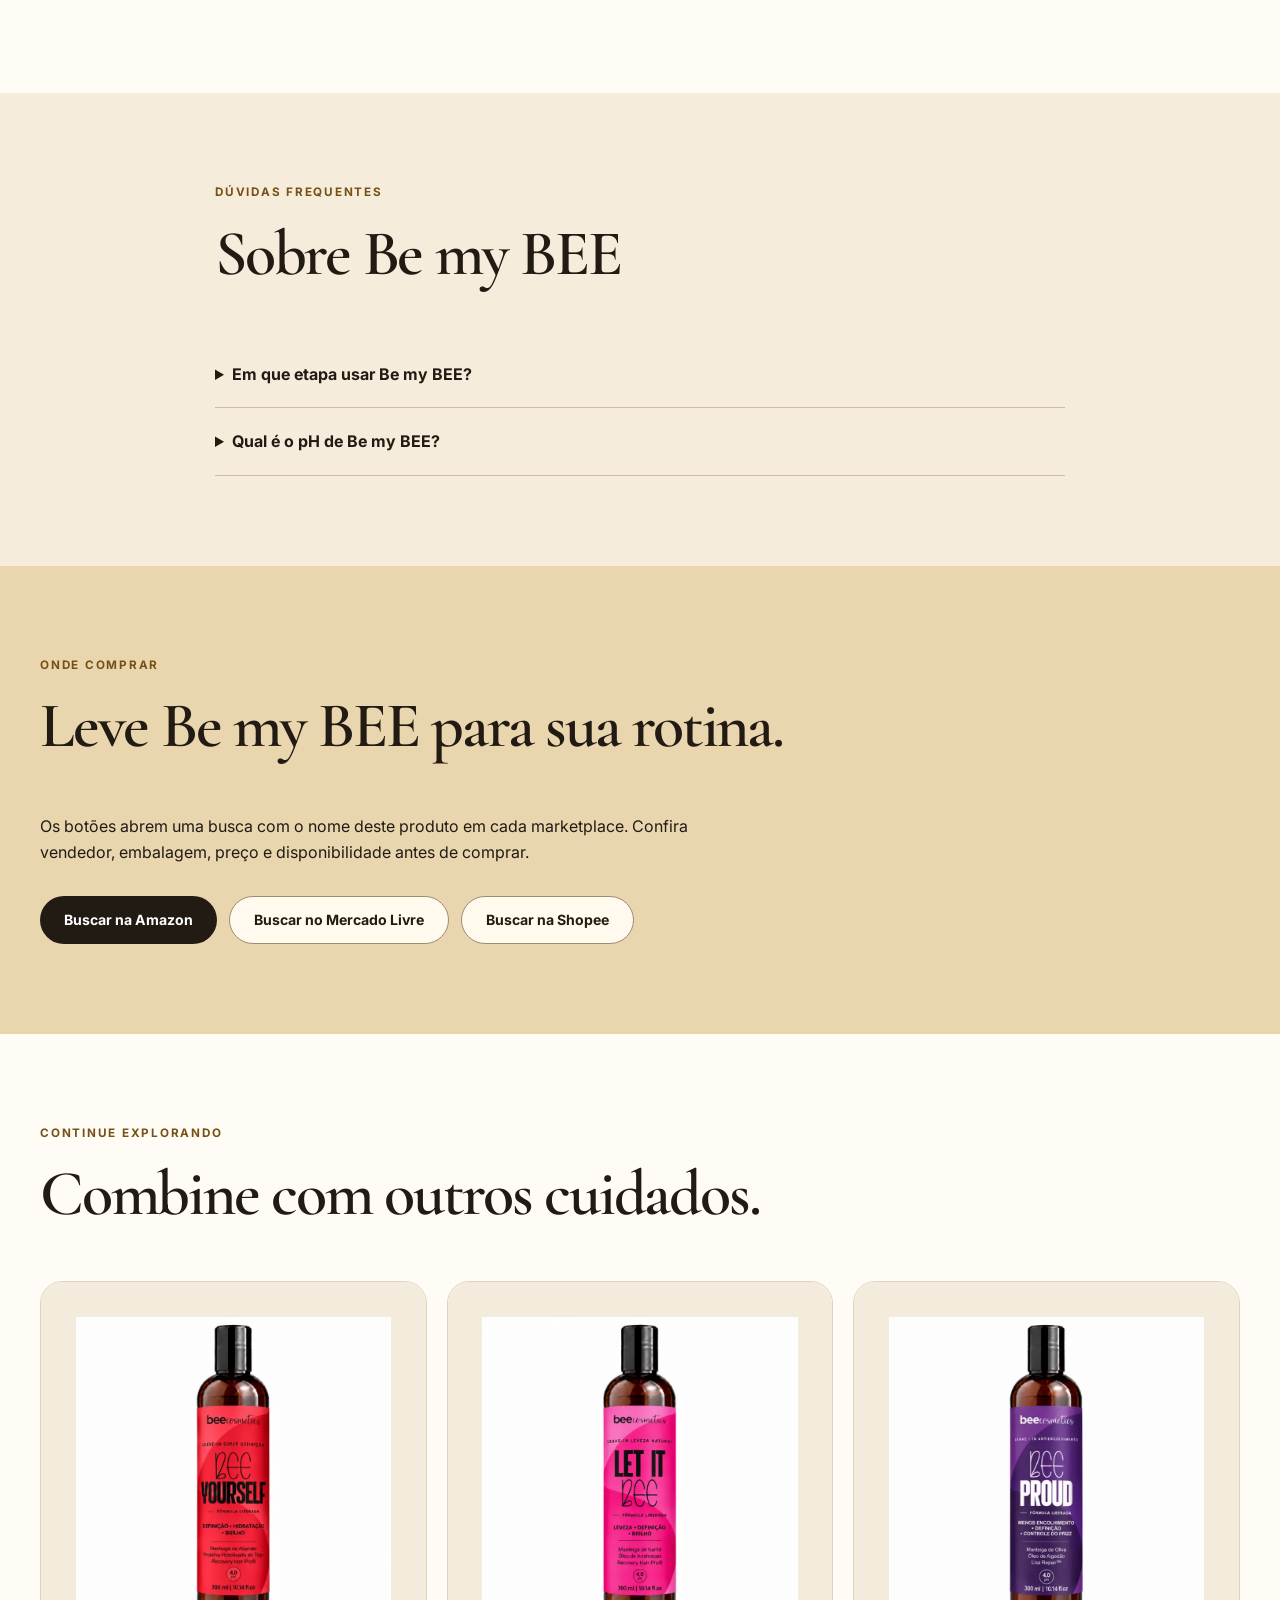
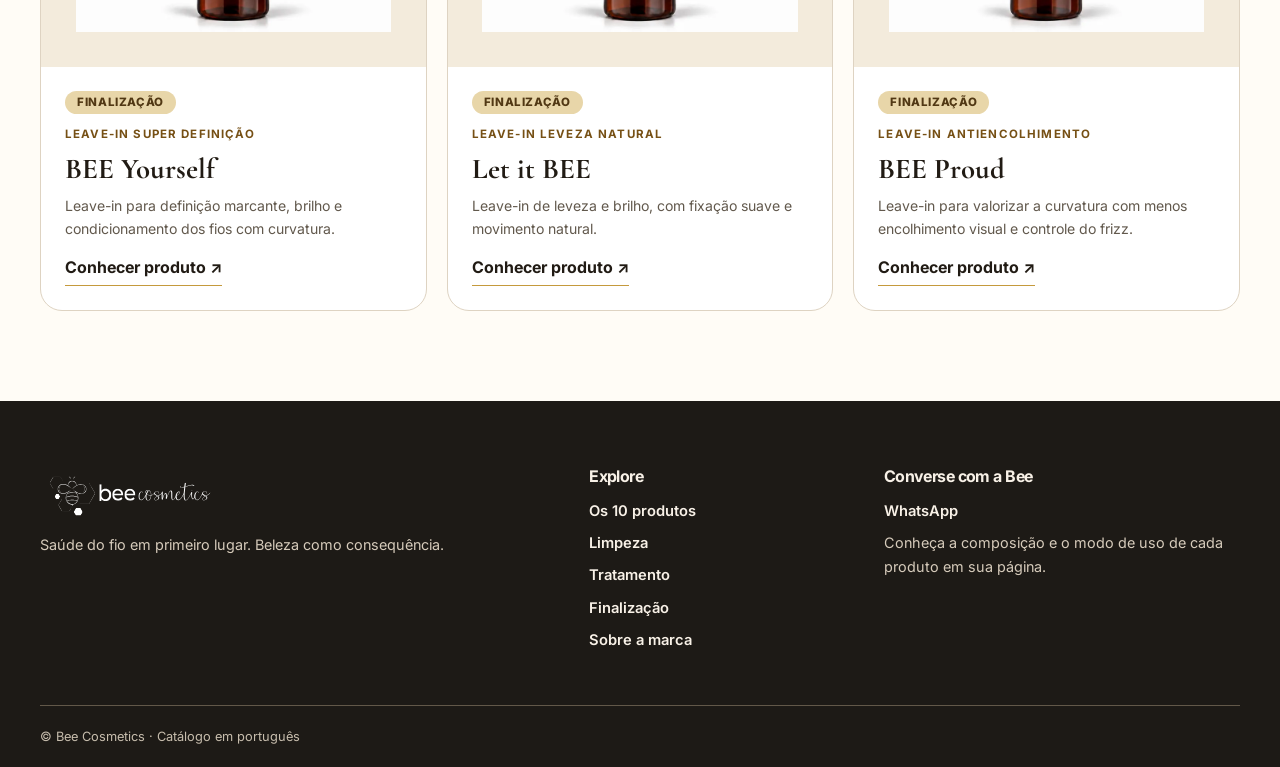
<file: produtos/be-my-bee/index.html>
<!doctype html><html lang="pt-BR"><head><meta charset="utf-8"><meta name="viewport" content="width=device-width,initial-scale=1"><meta name="theme-color" content="#f3ebdc"><title>Be my BEE | Gelatina Capilar | Bee Cosmetics</title><meta name="description" content="Be my BEE — Gelatina Capilar. Gelatina capilar para reforçar a definição e a fixação, mantendo o toque agradável. Veja composição informada, modo de uso e produtos relacionados."><link rel="canonical" href="https://beecosmetics.store/produtos/be-my-bee"><meta property="og:locale" content="pt_BR"><meta property="og:type" content="product"><meta property="og:site_name" content="Bee Cosmetics"><meta property="og:title" content="Be my BEE | Gelatina Capilar | Bee Cosmetics"><meta property="og:description" content="Be my BEE — Gelatina Capilar. Gelatina capilar para reforçar a definição e a fixação, mantendo o toque agradável. Veja composição informada, modo de uso e produtos relacionados."><meta property="og:url" content="https://beecosmetics.store/produtos/be-my-bee"><meta property="og:image" content="https://beecosmetics.store/products/be-my-bee.webp?v=14b39a380754"><meta name="twitter:card" content="summary_large_image"><meta name="twitter:title" content="Be my BEE | Gelatina Capilar | Bee Cosmetics"><meta name="twitter:description" content="Be my BEE — Gelatina Capilar. Gelatina capilar para reforçar a definição e a fixação, mantendo o toque agradável. Veja composição informada, modo de uso e produtos relacionados."><meta name="twitter:image" content="https://beecosmetics.store/products/be-my-bee.webp?v=14b39a380754"><link rel="icon" href="/favicon.ico" sizes="any"><link rel="icon" type="image/svg+xml" href="/icons/favicon.svg"><link rel="apple-touch-icon" href="/icons/apple-touch-icon.png"><link rel="manifest" href="/site.webmanifest"><link rel="preconnect" href="https://fonts.googleapis.com"><link rel="preconnect" href="https://fonts.gstatic.com" crossorigin><link href="https://fonts.googleapis.com/css2?family=Cormorant+Garamond:wght@500;600;700&family=Inter:wght@400;500;600;700&display=swap" rel="stylesheet"><link rel="stylesheet" href="/assets/css/site.css"><script type="application/ld+json">[{"@context": "https://schema.org", "@type": "Product", "name": "Be my BEE", "description": "Gelatina capilar para reforçar a definição e a fixação, mantendo o toque agradável.", "image": "https://beecosmetics.store/products/be-my-bee.webp?v=14b39a380754", "brand": {"@type": "Brand", "name": "Bee Cosmetics"}, "category": "Gelatina Capilar", "sku": "be-my-bee", "gtin13": "7899085798604"}, {"@context": "https://schema.org", "@type": "BreadcrumbList", "itemListElement": [{"@type": "ListItem", "position": 1, "name": "Início", "item": "https://beecosmetics.store/"}, {"@type": "ListItem", "position": 2, "name": "Produtos", "item": "https://beecosmetics.store/#catalogo"}, {"@type": "ListItem", "position": 3, "name": "Be my BEE", "item": "https://beecosmetics.store/produtos/be-my-bee"}]}, {"@context": "https://schema.org", "@type": "FAQPage", "mainEntity": [{"@type": "Question", "name": "Em que etapa usar Be my BEE?", "acceptedAnswer": {"@type": "Answer", "text": "É uma opção de acabamento para definição e fixação. Use na etapa de finalização, conforme o modo de uso."}}, {"@type": "Question", "name": "Qual é o pH de Be my BEE?", "acceptedAnswer": {"@type": "Answer", "text": "O pH informado na ficha técnica é 4,0."}}]}]</script></head><body><a class="skip" href="#conteudo">Pular para o conteúdo</a><header class="site-header"><div class="wrap header-inner"><a class="brand" href="/" aria-label="Bee Cosmetics, página inicial"><img src="/logos/bee-logo-official.svg" alt="Bee Cosmetics" width="210" height="55"></a><button class="menu-button" type="button" aria-expanded="false" aria-controls="site-nav" aria-label="Abrir menu">☰</button><nav id="site-nav" aria-label="Navegação principal"><a href="/#catalogo">Produtos</a><a href="/#limpeza">Limpeza</a><a href="/#tratamento">Tratamento</a><a href="/#finalizacao">Finalização</a><a href="/#marca">A marca</a><a href="/#contato">Contato</a></nav></div></header><main id="conteudo"><div class="wrap"><nav class="breadcrumbs" aria-label="Trilha de navegação"><a href="/">Início</a><span aria-hidden="true">/</span><a href="/#catalogo">Produtos</a><span aria-hidden="true">/</span><span aria-current="page">Be my BEE</span></nav></div><section class="product-hero"><div class="wrap product-grid"><div class="product-art"><img src="/products/be-my-bee.webp?v=14b39a380754" alt="Embalagem de Be my BEE, Gelatina Capilar" width="650" height="650" fetchpriority="high"></div><div class="product-intro"><span class="eyebrow">Gelatina Capilar</span><h1>Be my BEE</h1><p class="lead">Be my BEE é a gelatina capilar para reforçar a definição e a fixação na finalização. Aloe vera, extrato de cana-de-açúcar e glicerina integram a fórmula de acabamento.</p><div class="specs"><span>300 g / 10.58 oz</span><span>pH 4,0</span><span>Fórmula liberada</span></div><div class="actions"><a class="button gold" href="#onde-comprar">Onde comprar</a><a class="button outline" href="#composicao">Ver composição</a></div></div></div></section><section class="section details"><div class="wrap detail-grid"><div><span class="eyebrow">Conheça a fórmula</span><h2>O cuidado em cada etapa.</h2><p>Gelatina capilar para reforçar a definição e a fixação, mantendo o toque agradável.</p><h3>O que este produto oferece</h3><ul class="benefit-list"><li>Definição</li><li>Fixação</li><li>Ajuda no controle do frizz</li></ul><h3>Ingredientes e complexos destacados no rótulo</h3><ul class="active-list"><li>Aloe vera</li><li>extrato de cana-de-açúcar</li><li>glicerina</li></ul></div><div><div class="detail-panel" id="modo-de-uso"><h2>Modo de uso</h2><p>Após a fitagem com o leave-in BEE Yourself ou Let it BEE, aplique a gelatina Be my BEE e amasse os fios para reforçar definição e fixação.</p></div><div class="detail-panel" id="composicao"><h2>Composição em português</h2><p>Água deionizada, Fragrância, Carbômero, Aminometil propanol, Glicerina, Extrato de folha de aloe vera, Extrato de cana-de-açúcar, Polivinilpirrolidona (PVP), Fenoxietanol, EDTA dissódico, Salicilato de benzila, Hexil cinamal, Linalol, Geraniol, Hidroxicitronelal.</p><details class="inci"><summary>Ver nomenclatura INCI</summary><p>Deionized Water, Fragrance, Carbomer, Aminomethyl Propanol, Glycerin, Aloe Barbadensis Leaf Extract, Saccharum Officinarum (Sugar Cane) Extract, PVP, Phenoxyethanol, Disodium EDTA, Benzyl Salicylate, Hexyl Cinnamal, Linalool, Geraniol, Hydroxycitronellal.</p></details></div><div class="detail-panel identification"><h2>Identificação do produto</h2><dl><div><dt>Processo Anvisa</dt><dd>25351.459703/2022-13</dd></div><div><dt>Código de barras (EAN-13)</dt><dd>7899085798604</dd></div></dl></div></div></div></section><section class="section faq"><div class="wrap narrow"><span class="eyebrow">Dúvidas frequentes</span><h2>Sobre Be my BEE</h2><details><summary>Em que etapa usar Be my BEE?</summary><p>É uma opção de acabamento para definição e fixação. Use na etapa de finalização, conforme o modo de uso.</p></details><details><summary>Qual é o pH de Be my BEE?</summary><p>O pH informado na ficha técnica é 4,0.</p></details></div></section><section id="onde-comprar" class="section buy"><div class="wrap"><span class="eyebrow">Onde comprar</span><h2>Leve Be my BEE para sua rotina.</h2><p>Os botões abrem uma busca com o nome deste produto em cada marketplace. Confira vendedor, embalagem, preço e disponibilidade antes de comprar.</p><div class="actions"><a class="button dark" href="https://www.amazon.com.br/s?k=Bee%20Cosmetics%20Be%20my%20BEE%20Gelatina%20Capilar%20cachos%20cabelo%20cacheado" target="_blank" rel="noopener noreferrer">Buscar na Amazon</a><a class="button outline" href="https://lista.mercadolivre.com.br/bee-cosmetics-be-my-bee-gelatina-capilar-cachos-cabelo-cacheado" target="_blank" rel="noopener noreferrer">Buscar no Mercado Livre</a><a class="button outline" href="https://shopee.com.br/search?keyword=Bee%20Cosmetics%20Be%20my%20BEE%20Gelatina%20Capilar%20cachos%20cabelo%20cacheado" target="_blank" rel="noopener noreferrer">Buscar na Shopee</a></div></div></section><section class="section"><div class="wrap"><div class="section-heading"><span class="eyebrow">Continue explorando</span><h2>Combine com outros cuidados.</h2></div><div class="cards related"><article class="card"><a class="card-image" href="/produtos/bee-yourself" aria-label="Conhecer BEE Yourself"><img src="/products/bee-yourself.webp?v=cae77f271774" alt="Embalagem de BEE Yourself, Leave-in Super Definição" loading="lazy" width="480" height="480"></a><div class="card-content"><span class="stage-tag">Finalização</span><span class="eyebrow">Leave-in Super Definição</span><h3><a href="/produtos/bee-yourself">BEE Yourself</a></h3><p>Leave-in para definição marcante, brilho e condicionamento dos fios com curvatura.</p><a class="text-link" href="/produtos/bee-yourself">Conhecer produto <span aria-hidden="true">↗</span></a></div></article><article class="card"><a class="card-image" href="/produtos/let-it-bee" aria-label="Conhecer Let it BEE"><img src="/products/let-it-bee.webp?v=34e424e54daf" alt="Embalagem de Let it BEE, Leave-in Leveza Natural" loading="lazy" width="480" height="480"></a><div class="card-content"><span class="stage-tag">Finalização</span><span class="eyebrow">Leave-in Leveza Natural</span><h3><a href="/produtos/let-it-bee">Let it BEE</a></h3><p>Leave-in de leveza e brilho, com fixação suave e movimento natural.</p><a class="text-link" href="/produtos/let-it-bee">Conhecer produto <span aria-hidden="true">↗</span></a></div></article><article class="card"><a class="card-image" href="/produtos/bee-proud" aria-label="Conhecer BEE Proud"><img src="/products/bee-proud.webp?v=0b8de24b118c" alt="Embalagem de BEE Proud, Leave-in Antiencolhimento" loading="lazy" width="480" height="480"></a><div class="card-content"><span class="stage-tag">Finalização</span><span class="eyebrow">Leave-in Antiencolhimento</span><h3><a href="/produtos/bee-proud">BEE Proud</a></h3><p>Leave-in para valorizar a curvatura com menos encolhimento visual e controle do frizz.</p><a class="text-link" href="/produtos/bee-proud">Conhecer produto <span aria-hidden="true">↗</span></a></div></article></div></div></section></main><footer id="contato"><div class="wrap footer-grid"><div><img src="/logos/bee-logo-footer.svg" alt="Bee Cosmetics" width="180" height="60"><p>Saúde do fio em primeiro lugar. Beleza como consequência.</p></div><div><h2>Explore</h2><a href="/#catalogo">Os 10 produtos</a><a href="/#limpeza">Limpeza</a><a href="/#tratamento">Tratamento</a><a href="/#finalizacao">Finalização</a><a href="/#marca">Sobre a marca</a></div><div><h2>Converse com a Bee</h2><a href="https://wa.me/5511992690486" target="_blank" rel="noopener noreferrer">WhatsApp</a><p>Conheça a composição e o modo de uso de cada produto em sua página.</p></div></div><div class="wrap footer-bottom">© Bee Cosmetics · Catálogo em português</div></footer><script src="/assets/js/site.js" defer></script></body></html>
</file>
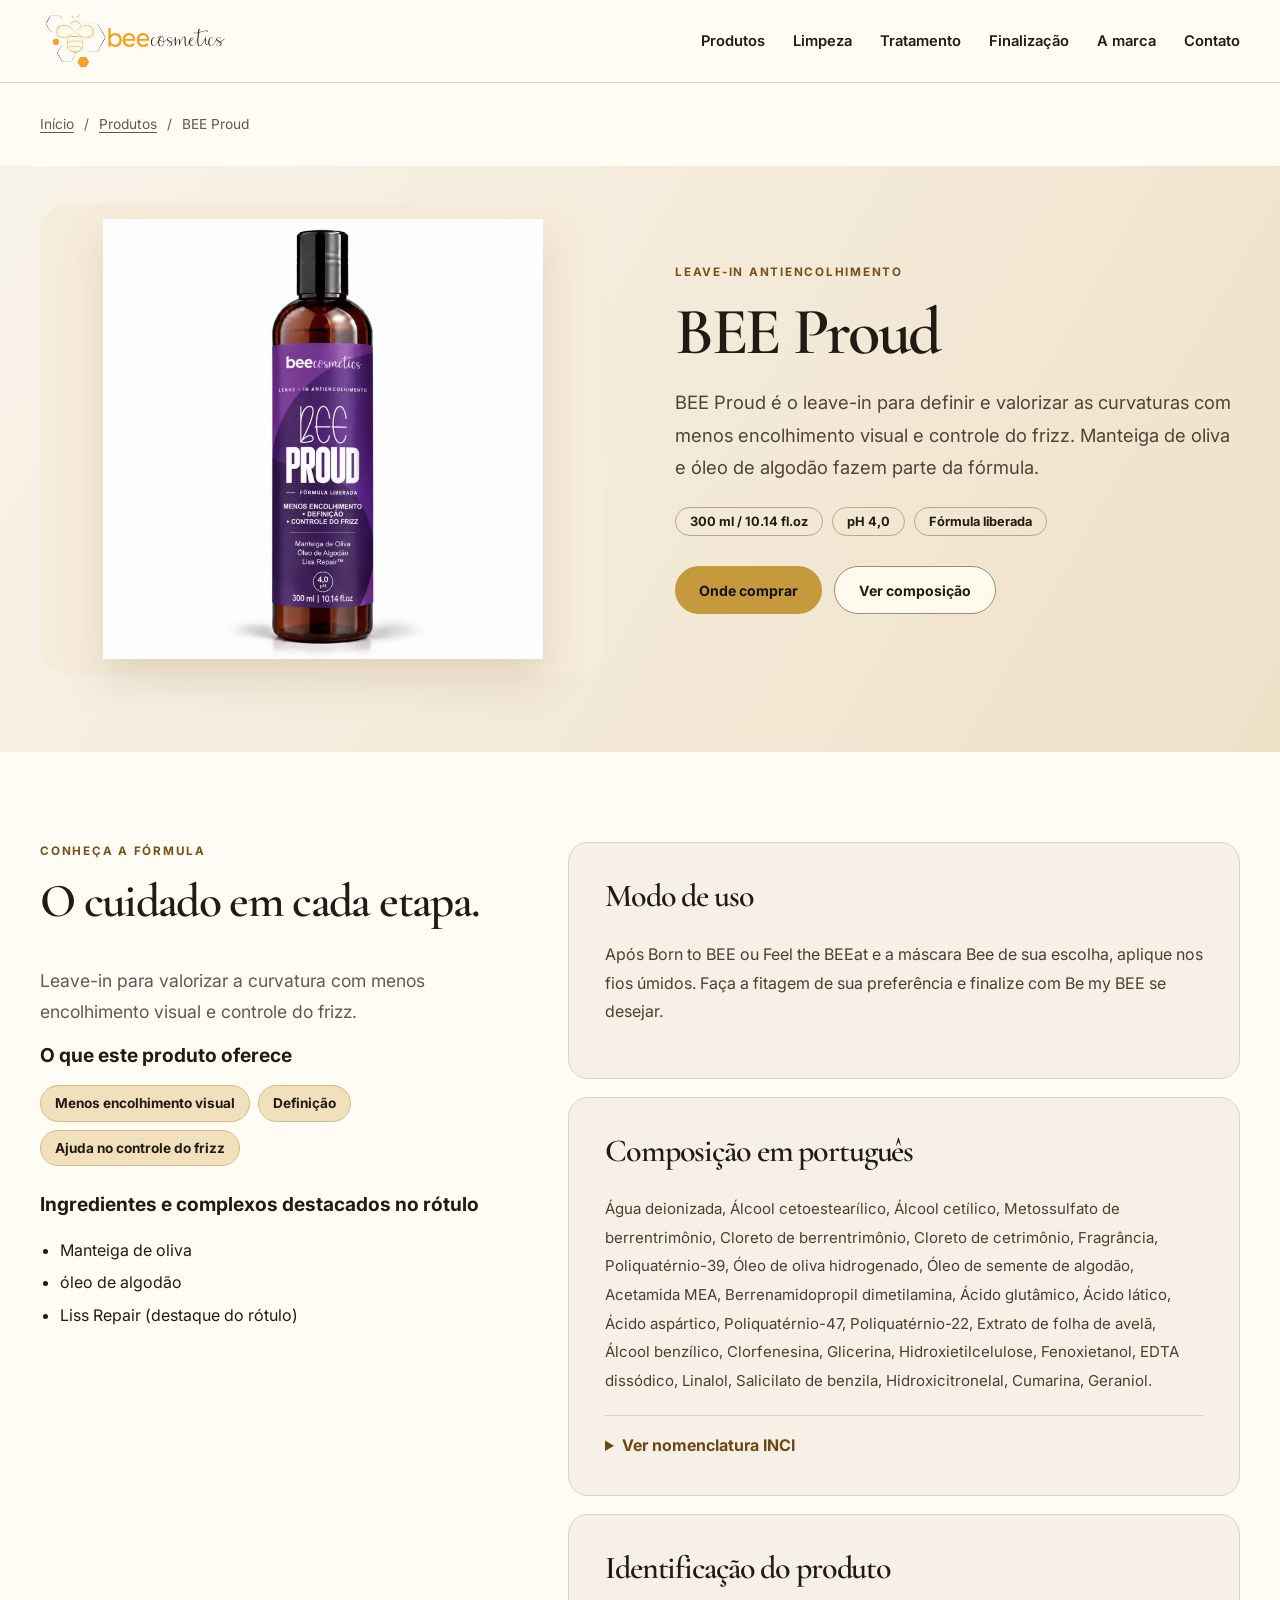
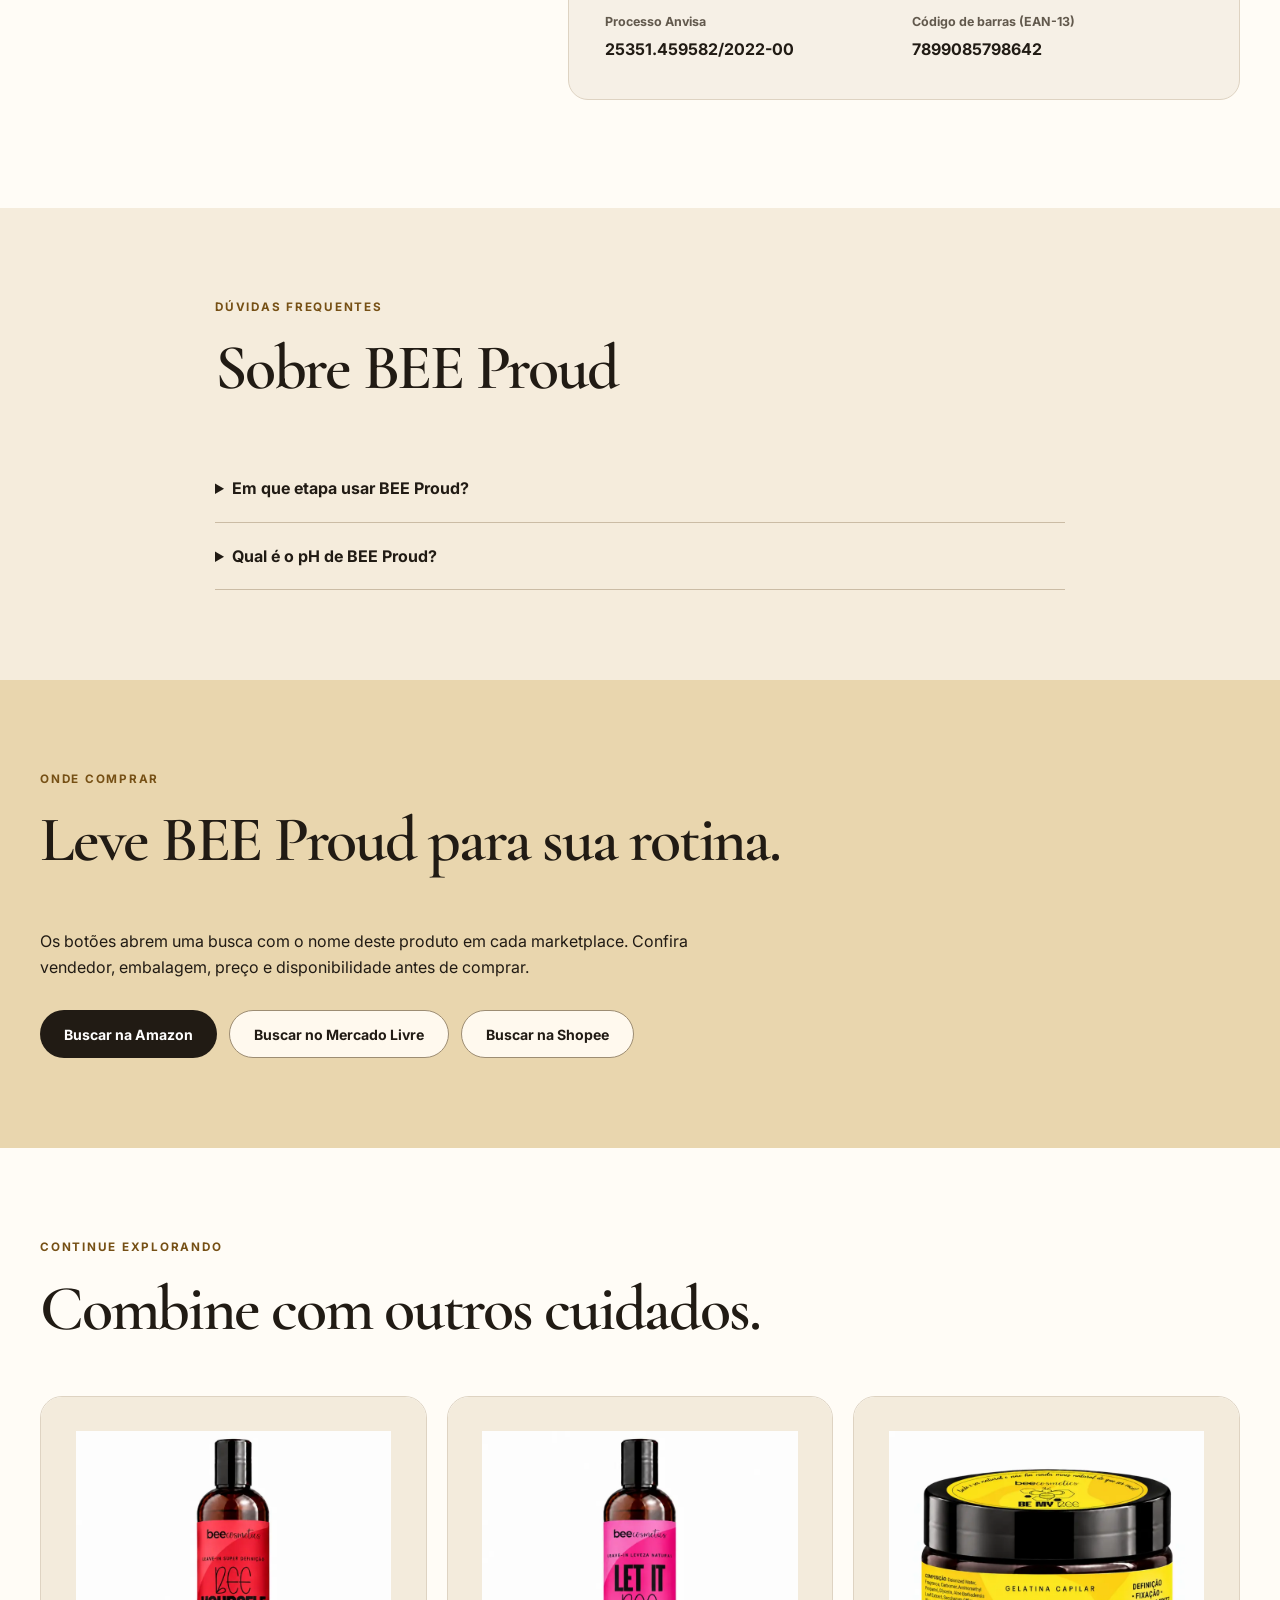
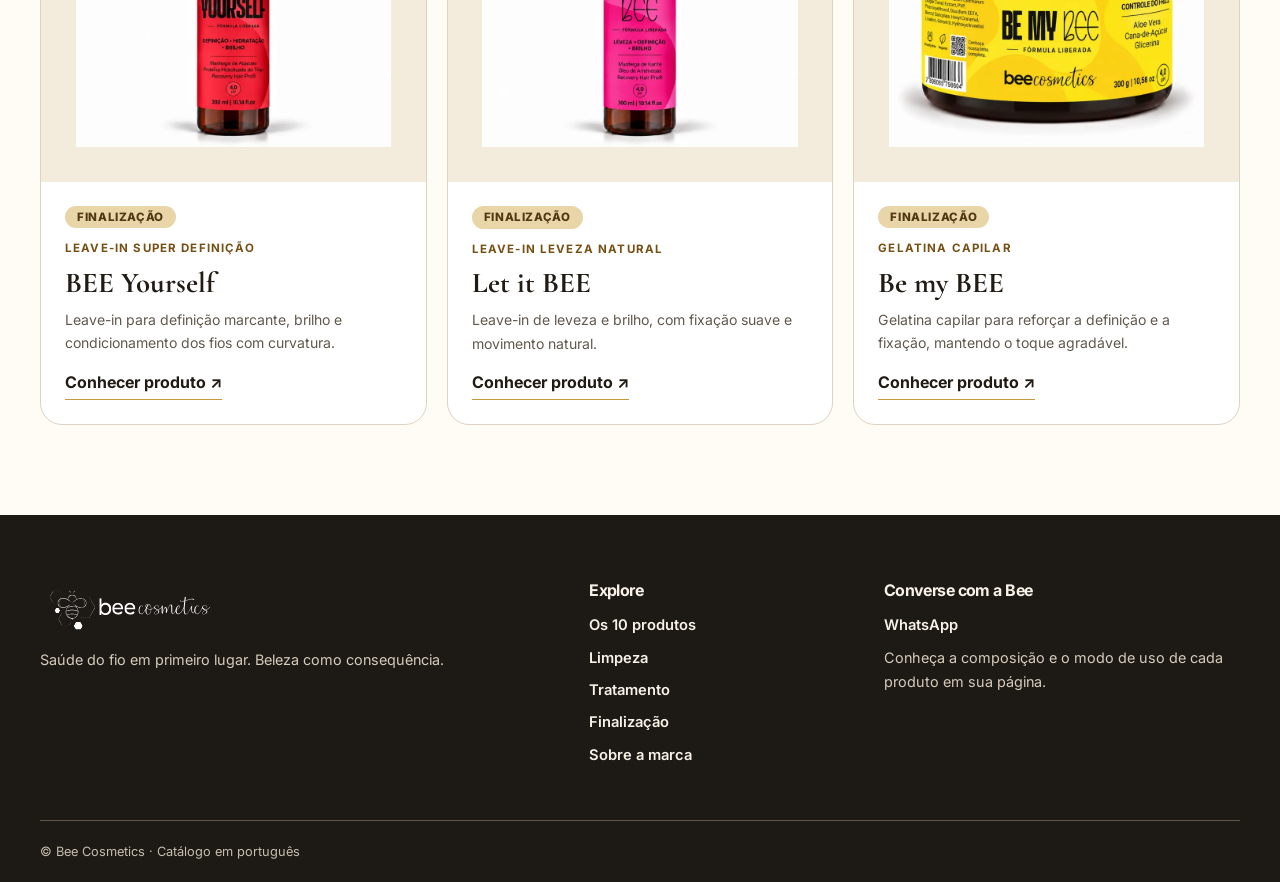
<file: produtos/bee-proud/index.html>
<!doctype html><html lang="pt-BR"><head><meta charset="utf-8"><meta name="viewport" content="width=device-width,initial-scale=1"><meta name="theme-color" content="#f3ebdc"><title>BEE Proud | Leave-in Antiencolhimento | Bee Cosmetics</title><meta name="description" content="BEE Proud — Leave-in Antiencolhimento. Leave-in para valorizar a curvatura com menos encolhimento visual e controle do frizz. Veja composição informada, modo de uso e produtos relacionados."><link rel="canonical" href="https://beecosmetics.store/produtos/bee-proud"><meta property="og:locale" content="pt_BR"><meta property="og:type" content="product"><meta property="og:site_name" content="Bee Cosmetics"><meta property="og:title" content="BEE Proud | Leave-in Antiencolhimento | Bee Cosmetics"><meta property="og:description" content="BEE Proud — Leave-in Antiencolhimento. Leave-in para valorizar a curvatura com menos encolhimento visual e controle do frizz. Veja composição informada, modo de uso e produtos relacionados."><meta property="og:url" content="https://beecosmetics.store/produtos/bee-proud"><meta property="og:image" content="https://beecosmetics.store/products/bee-proud.webp?v=0b8de24b118c"><meta name="twitter:card" content="summary_large_image"><meta name="twitter:title" content="BEE Proud | Leave-in Antiencolhimento | Bee Cosmetics"><meta name="twitter:description" content="BEE Proud — Leave-in Antiencolhimento. Leave-in para valorizar a curvatura com menos encolhimento visual e controle do frizz. Veja composição informada, modo de uso e produtos relacionados."><meta name="twitter:image" content="https://beecosmetics.store/products/bee-proud.webp?v=0b8de24b118c"><link rel="icon" href="/favicon.ico" sizes="any"><link rel="icon" type="image/svg+xml" href="/icons/favicon.svg"><link rel="apple-touch-icon" href="/icons/apple-touch-icon.png"><link rel="manifest" href="/site.webmanifest"><link rel="preconnect" href="https://fonts.googleapis.com"><link rel="preconnect" href="https://fonts.gstatic.com" crossorigin><link href="https://fonts.googleapis.com/css2?family=Cormorant+Garamond:wght@500;600;700&family=Inter:wght@400;500;600;700&display=swap" rel="stylesheet"><link rel="stylesheet" href="/assets/css/site.css"><script type="application/ld+json">[{"@context": "https://schema.org", "@type": "Product", "name": "BEE Proud", "description": "Leave-in para valorizar a curvatura com menos encolhimento visual e controle do frizz.", "image": "https://beecosmetics.store/products/bee-proud.webp?v=0b8de24b118c", "brand": {"@type": "Brand", "name": "Bee Cosmetics"}, "category": "Leave-in Antiencolhimento", "sku": "bee-proud", "gtin13": "7899085798642"}, {"@context": "https://schema.org", "@type": "BreadcrumbList", "itemListElement": [{"@type": "ListItem", "position": 1, "name": "Início", "item": "https://beecosmetics.store/"}, {"@type": "ListItem", "position": 2, "name": "Produtos", "item": "https://beecosmetics.store/#catalogo"}, {"@type": "ListItem", "position": 3, "name": "BEE Proud", "item": "https://beecosmetics.store/produtos/bee-proud"}]}, {"@context": "https://schema.org", "@type": "FAQPage", "mainEntity": [{"@type": "Question", "name": "Em que etapa usar BEE Proud?", "acceptedAnswer": {"@type": "Answer", "text": "É uma etapa de finalização. Aplique após a lavagem e o tratamento, conforme o modo de uso."}}, {"@type": "Question", "name": "Qual é o pH de BEE Proud?", "acceptedAnswer": {"@type": "Answer", "text": "O pH informado na ficha técnica é 4,0."}}]}]</script></head><body><a class="skip" href="#conteudo">Pular para o conteúdo</a><header class="site-header"><div class="wrap header-inner"><a class="brand" href="/" aria-label="Bee Cosmetics, página inicial"><img src="/logos/bee-logo-official.svg" alt="Bee Cosmetics" width="210" height="55"></a><button class="menu-button" type="button" aria-expanded="false" aria-controls="site-nav" aria-label="Abrir menu">☰</button><nav id="site-nav" aria-label="Navegação principal"><a href="/#catalogo">Produtos</a><a href="/#limpeza">Limpeza</a><a href="/#tratamento">Tratamento</a><a href="/#finalizacao">Finalização</a><a href="/#marca">A marca</a><a href="/#contato">Contato</a></nav></div></header><main id="conteudo"><div class="wrap"><nav class="breadcrumbs" aria-label="Trilha de navegação"><a href="/">Início</a><span aria-hidden="true">/</span><a href="/#catalogo">Produtos</a><span aria-hidden="true">/</span><span aria-current="page">BEE Proud</span></nav></div><section class="product-hero"><div class="wrap product-grid"><div class="product-art"><img src="/products/bee-proud.webp?v=0b8de24b118c" alt="Embalagem de BEE Proud, Leave-in Antiencolhimento" width="650" height="650" fetchpriority="high"></div><div class="product-intro"><span class="eyebrow">Leave-in Antiencolhimento</span><h1>BEE Proud</h1><p class="lead">BEE Proud é o leave-in para definir e valorizar as curvaturas com menos encolhimento visual e controle do frizz. Manteiga de oliva e óleo de algodão fazem parte da fórmula.</p><div class="specs"><span>300 ml / 10.14 fl.oz</span><span>pH 4,0</span><span>Fórmula liberada</span></div><div class="actions"><a class="button gold" href="#onde-comprar">Onde comprar</a><a class="button outline" href="#composicao">Ver composição</a></div></div></div></section><section class="section details"><div class="wrap detail-grid"><div><span class="eyebrow">Conheça a fórmula</span><h2>O cuidado em cada etapa.</h2><p>Leave-in para valorizar a curvatura com menos encolhimento visual e controle do frizz.</p><h3>O que este produto oferece</h3><ul class="benefit-list"><li>Menos encolhimento visual</li><li>Definição</li><li>Ajuda no controle do frizz</li></ul><h3>Ingredientes e complexos destacados no rótulo</h3><ul class="active-list"><li>Manteiga de oliva</li><li>óleo de algodão</li><li>Liss Repair (destaque do rótulo)</li></ul></div><div><div class="detail-panel" id="modo-de-uso"><h2>Modo de uso</h2><p>Após Born to BEE ou Feel the BEEat e a máscara Bee de sua escolha, aplique nos fios úmidos. Faça a fitagem de sua preferência e finalize com Be my BEE se desejar.</p></div><div class="detail-panel" id="composicao"><h2>Composição em português</h2><p>Água deionizada, Álcool cetoestearílico, Álcool cetílico, Metossulfato de berrentrimônio, Cloreto de berrentrimônio, Cloreto de cetrimônio, Fragrância, Poliquatérnio-39, Óleo de oliva hidrogenado, Óleo de semente de algodão, Acetamida MEA, Berrenamidopropil dimetilamina, Ácido glutâmico, Ácido lático, Ácido aspártico, Poliquatérnio-47, Poliquatérnio-22, Extrato de folha de avelã, Álcool benzílico, Clorfenesina, Glicerina, Hidroxietilcelulose, Fenoxietanol, EDTA dissódico, Linalol, Salicilato de benzila, Hidroxicitronelal, Cumarina, Geraniol.</p><details class="inci"><summary>Ver nomenclatura INCI</summary><p>Deionized Water, Cetearyl Alcohol, Cetyl Alcohol, Behentrimonium Methosulfate, Behentrimonium Chloride, Cetrimonium Chloride, Fragrance, Polyquaternium-39, Hydrogenated Olive Oil, Gossypium Herbaceum (Cotton) Seed Oil, Acetamide MEA, Behenamidopropyl Dimethylamine, Glutamic Acid, Lactic Acid, Aspartic Acid, Polyquaternium-47, Polyquaternium-22, Corylus Avellana Leaf Extract, Benzyl Alcohol, Chlorphenesin, Glycerin, Hydroxyethylcellulose, Phenoxyethanol, Disodium EDTA, Linalool, Benzyl Salicylate, Hydroxycitronellal, Coumarin, Geraniol.</p></details></div><div class="detail-panel identification"><h2>Identificação do produto</h2><dl><div><dt>Processo Anvisa</dt><dd>25351.459582/2022-00</dd></div><div><dt>Código de barras (EAN-13)</dt><dd>7899085798642</dd></div></dl></div></div></div></section><section class="section faq"><div class="wrap narrow"><span class="eyebrow">Dúvidas frequentes</span><h2>Sobre BEE Proud</h2><details><summary>Em que etapa usar BEE Proud?</summary><p>É uma etapa de finalização. Aplique após a lavagem e o tratamento, conforme o modo de uso.</p></details><details><summary>Qual é o pH de BEE Proud?</summary><p>O pH informado na ficha técnica é 4,0.</p></details></div></section><section id="onde-comprar" class="section buy"><div class="wrap"><span class="eyebrow">Onde comprar</span><h2>Leve BEE Proud para sua rotina.</h2><p>Os botões abrem uma busca com o nome deste produto em cada marketplace. Confira vendedor, embalagem, preço e disponibilidade antes de comprar.</p><div class="actions"><a class="button dark" href="https://www.amazon.com.br/s?k=Bee%20Cosmetics%20BEE%20Proud%20Leave-in%20Antiencolhimento%20cachos%20cabelo%20cacheado" target="_blank" rel="noopener noreferrer">Buscar na Amazon</a><a class="button outline" href="https://lista.mercadolivre.com.br/bee-cosmetics-bee-proud-leave-in-antiencolhimento-cachos-cabelo-cacheado" target="_blank" rel="noopener noreferrer">Buscar no Mercado Livre</a><a class="button outline" href="https://shopee.com.br/search?keyword=Bee%20Cosmetics%20BEE%20Proud%20Leave-in%20Antiencolhimento%20cachos%20cabelo%20cacheado" target="_blank" rel="noopener noreferrer">Buscar na Shopee</a></div></div></section><section class="section"><div class="wrap"><div class="section-heading"><span class="eyebrow">Continue explorando</span><h2>Combine com outros cuidados.</h2></div><div class="cards related"><article class="card"><a class="card-image" href="/produtos/bee-yourself" aria-label="Conhecer BEE Yourself"><img src="/products/bee-yourself.webp?v=cae77f271774" alt="Embalagem de BEE Yourself, Leave-in Super Definição" loading="lazy" width="480" height="480"></a><div class="card-content"><span class="stage-tag">Finalização</span><span class="eyebrow">Leave-in Super Definição</span><h3><a href="/produtos/bee-yourself">BEE Yourself</a></h3><p>Leave-in para definição marcante, brilho e condicionamento dos fios com curvatura.</p><a class="text-link" href="/produtos/bee-yourself">Conhecer produto <span aria-hidden="true">↗</span></a></div></article><article class="card"><a class="card-image" href="/produtos/let-it-bee" aria-label="Conhecer Let it BEE"><img src="/products/let-it-bee.webp?v=34e424e54daf" alt="Embalagem de Let it BEE, Leave-in Leveza Natural" loading="lazy" width="480" height="480"></a><div class="card-content"><span class="stage-tag">Finalização</span><span class="eyebrow">Leave-in Leveza Natural</span><h3><a href="/produtos/let-it-bee">Let it BEE</a></h3><p>Leave-in de leveza e brilho, com fixação suave e movimento natural.</p><a class="text-link" href="/produtos/let-it-bee">Conhecer produto <span aria-hidden="true">↗</span></a></div></article><article class="card"><a class="card-image" href="/produtos/be-my-bee" aria-label="Conhecer Be my BEE"><img src="/products/be-my-bee.webp?v=14b39a380754" alt="Embalagem de Be my BEE, Gelatina Capilar" loading="lazy" width="480" height="480"></a><div class="card-content"><span class="stage-tag">Finalização</span><span class="eyebrow">Gelatina Capilar</span><h3><a href="/produtos/be-my-bee">Be my BEE</a></h3><p>Gelatina capilar para reforçar a definição e a fixação, mantendo o toque agradável.</p><a class="text-link" href="/produtos/be-my-bee">Conhecer produto <span aria-hidden="true">↗</span></a></div></article></div></div></section></main><footer id="contato"><div class="wrap footer-grid"><div><img src="/logos/bee-logo-footer.svg" alt="Bee Cosmetics" width="180" height="60"><p>Saúde do fio em primeiro lugar. Beleza como consequência.</p></div><div><h2>Explore</h2><a href="/#catalogo">Os 10 produtos</a><a href="/#limpeza">Limpeza</a><a href="/#tratamento">Tratamento</a><a href="/#finalizacao">Finalização</a><a href="/#marca">Sobre a marca</a></div><div><h2>Converse com a Bee</h2><a href="https://wa.me/5511992690486" target="_blank" rel="noopener noreferrer">WhatsApp</a><p>Conheça a composição e o modo de uso de cada produto em sua página.</p></div></div><div class="wrap footer-bottom">© Bee Cosmetics · Catálogo em português</div></footer><script src="/assets/js/site.js" defer></script></body></html>
</file>
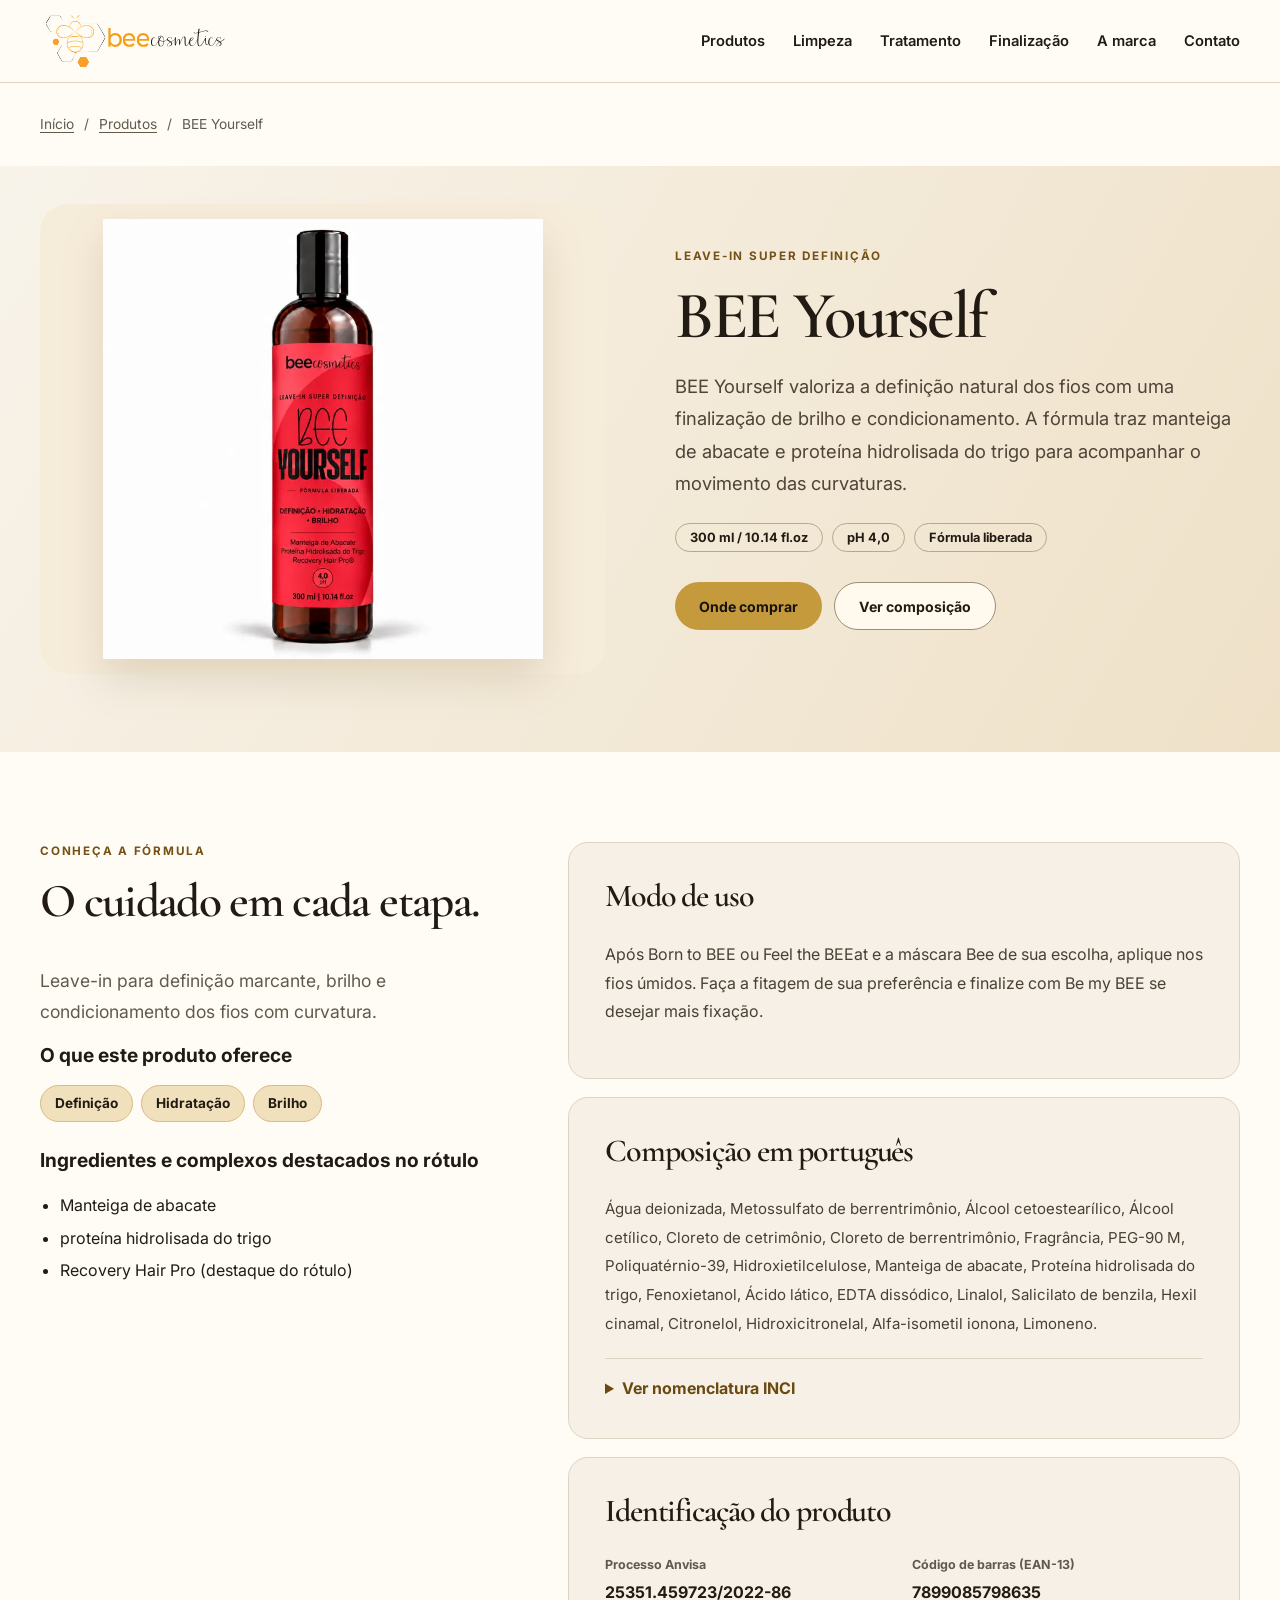
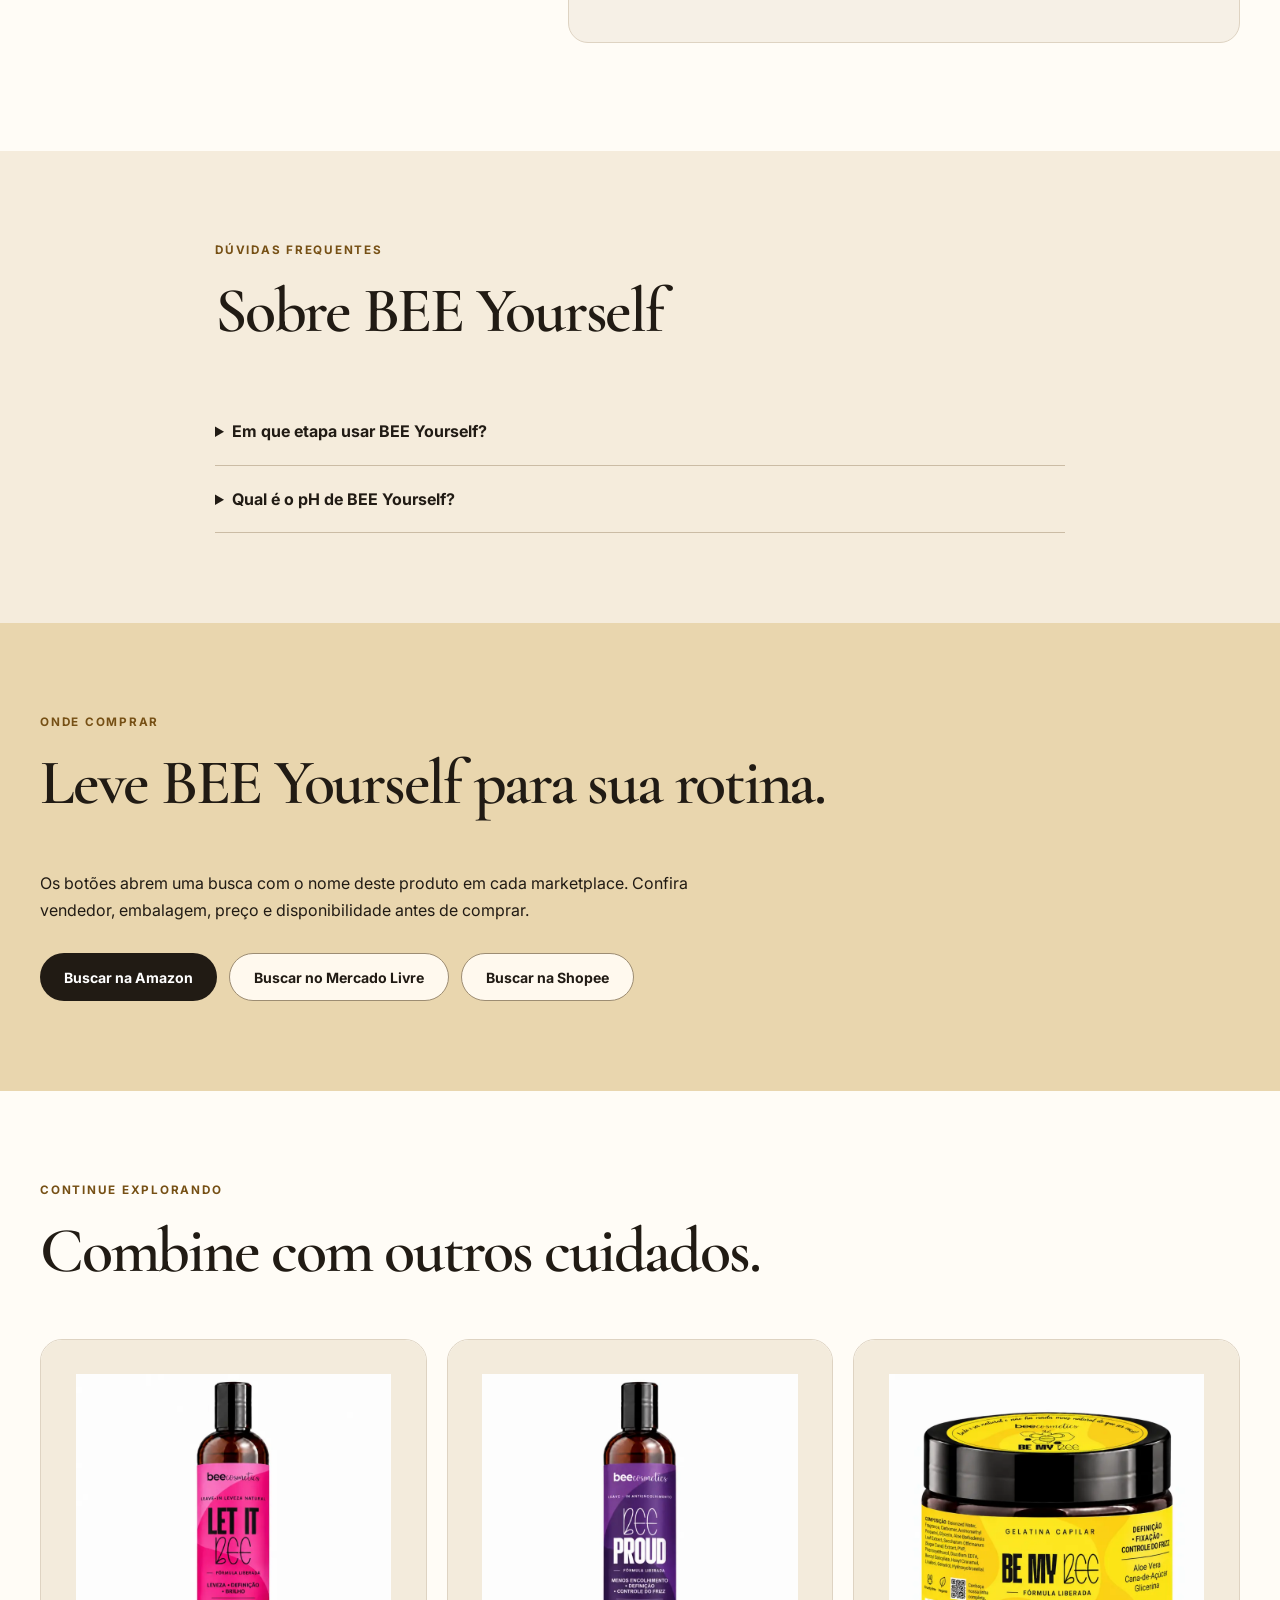
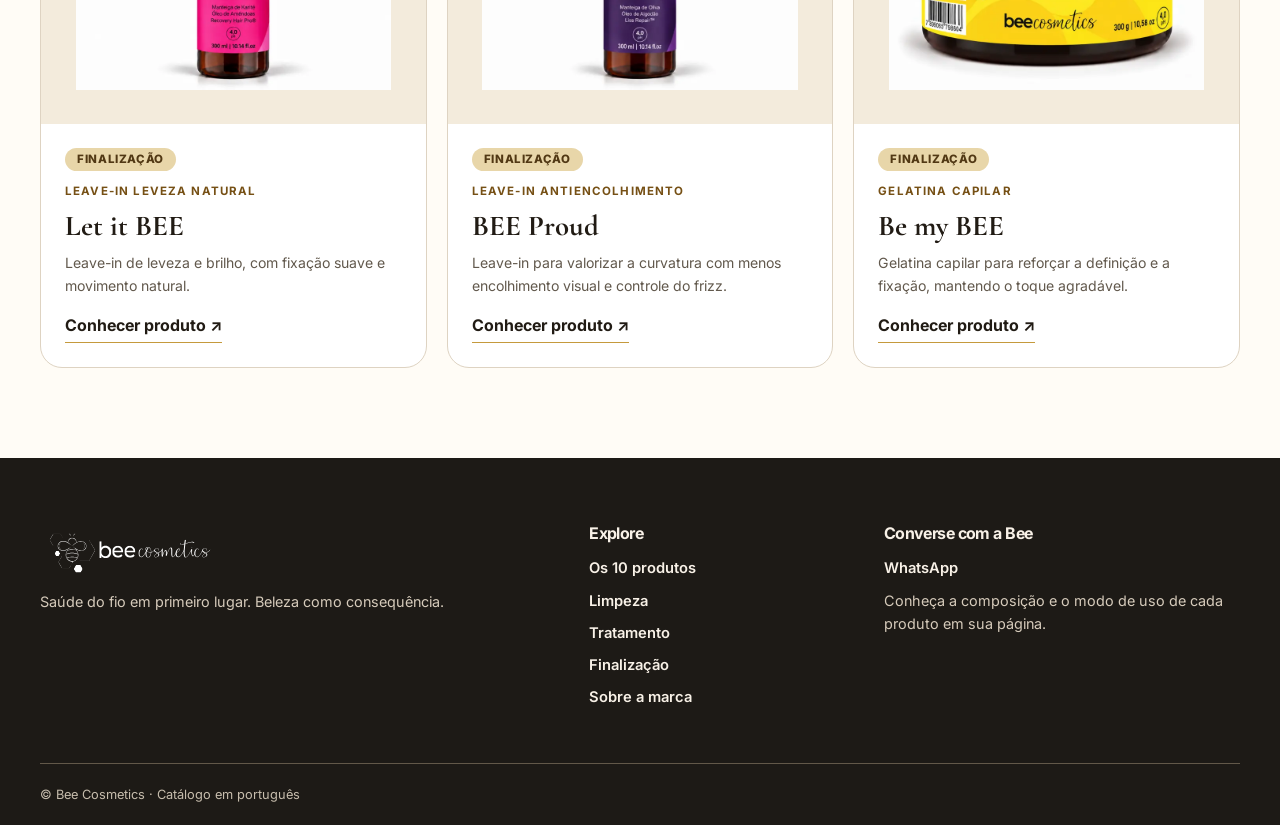
<file: produtos/bee-yourself/index.html>
<!doctype html><html lang="pt-BR"><head><meta charset="utf-8"><meta name="viewport" content="width=device-width,initial-scale=1"><meta name="theme-color" content="#f3ebdc"><title>BEE Yourself | Leave-in Super Definição | Bee Cosmetics</title><meta name="description" content="BEE Yourself — Leave-in Super Definição. Leave-in para definição marcante, brilho e condicionamento dos fios com curvatura. Veja composição informada, modo de uso e produtos relacionados."><link rel="canonical" href="https://beecosmetics.store/produtos/bee-yourself"><meta property="og:locale" content="pt_BR"><meta property="og:type" content="product"><meta property="og:site_name" content="Bee Cosmetics"><meta property="og:title" content="BEE Yourself | Leave-in Super Definição | Bee Cosmetics"><meta property="og:description" content="BEE Yourself — Leave-in Super Definição. Leave-in para definição marcante, brilho e condicionamento dos fios com curvatura. Veja composição informada, modo de uso e produtos relacionados."><meta property="og:url" content="https://beecosmetics.store/produtos/bee-yourself"><meta property="og:image" content="https://beecosmetics.store/products/bee-yourself.webp?v=cae77f271774"><meta name="twitter:card" content="summary_large_image"><meta name="twitter:title" content="BEE Yourself | Leave-in Super Definição | Bee Cosmetics"><meta name="twitter:description" content="BEE Yourself — Leave-in Super Definição. Leave-in para definição marcante, brilho e condicionamento dos fios com curvatura. Veja composição informada, modo de uso e produtos relacionados."><meta name="twitter:image" content="https://beecosmetics.store/products/bee-yourself.webp?v=cae77f271774"><link rel="icon" href="/favicon.ico" sizes="any"><link rel="icon" type="image/svg+xml" href="/icons/favicon.svg"><link rel="apple-touch-icon" href="/icons/apple-touch-icon.png"><link rel="manifest" href="/site.webmanifest"><link rel="preconnect" href="https://fonts.googleapis.com"><link rel="preconnect" href="https://fonts.gstatic.com" crossorigin><link href="https://fonts.googleapis.com/css2?family=Cormorant+Garamond:wght@500;600;700&family=Inter:wght@400;500;600;700&display=swap" rel="stylesheet"><link rel="stylesheet" href="/assets/css/site.css"><script type="application/ld+json">[{"@context": "https://schema.org", "@type": "Product", "name": "BEE Yourself", "description": "Leave-in para definição marcante, brilho e condicionamento dos fios com curvatura.", "image": "https://beecosmetics.store/products/bee-yourself.webp?v=cae77f271774", "brand": {"@type": "Brand", "name": "Bee Cosmetics"}, "category": "Leave-in Super Definição", "sku": "bee-yourself", "gtin13": "7899085798635"}, {"@context": "https://schema.org", "@type": "BreadcrumbList", "itemListElement": [{"@type": "ListItem", "position": 1, "name": "Início", "item": "https://beecosmetics.store/"}, {"@type": "ListItem", "position": 2, "name": "Produtos", "item": "https://beecosmetics.store/#catalogo"}, {"@type": "ListItem", "position": 3, "name": "BEE Yourself", "item": "https://beecosmetics.store/produtos/bee-yourself"}]}, {"@context": "https://schema.org", "@type": "FAQPage", "mainEntity": [{"@type": "Question", "name": "Em que etapa usar BEE Yourself?", "acceptedAnswer": {"@type": "Answer", "text": "É uma etapa de finalização. Aplique após a lavagem e o tratamento, conforme o modo de uso."}}, {"@type": "Question", "name": "Qual é o pH de BEE Yourself?", "acceptedAnswer": {"@type": "Answer", "text": "O pH informado na ficha técnica é 4,0."}}]}]</script></head><body><a class="skip" href="#conteudo">Pular para o conteúdo</a><header class="site-header"><div class="wrap header-inner"><a class="brand" href="/" aria-label="Bee Cosmetics, página inicial"><img src="/logos/bee-logo-official.svg" alt="Bee Cosmetics" width="210" height="55"></a><button class="menu-button" type="button" aria-expanded="false" aria-controls="site-nav" aria-label="Abrir menu">☰</button><nav id="site-nav" aria-label="Navegação principal"><a href="/#catalogo">Produtos</a><a href="/#limpeza">Limpeza</a><a href="/#tratamento">Tratamento</a><a href="/#finalizacao">Finalização</a><a href="/#marca">A marca</a><a href="/#contato">Contato</a></nav></div></header><main id="conteudo"><div class="wrap"><nav class="breadcrumbs" aria-label="Trilha de navegação"><a href="/">Início</a><span aria-hidden="true">/</span><a href="/#catalogo">Produtos</a><span aria-hidden="true">/</span><span aria-current="page">BEE Yourself</span></nav></div><section class="product-hero"><div class="wrap product-grid"><div class="product-art"><img src="/products/bee-yourself.webp?v=cae77f271774" alt="Embalagem de BEE Yourself, Leave-in Super Definição" width="650" height="650" fetchpriority="high"></div><div class="product-intro"><span class="eyebrow">Leave-in Super Definição</span><h1>BEE Yourself</h1><p class="lead">BEE Yourself valoriza a definição natural dos fios com uma finalização de brilho e condicionamento. A fórmula traz manteiga de abacate e proteína hidrolisada do trigo para acompanhar o movimento das curvaturas.</p><div class="specs"><span>300 ml / 10.14 fl.oz</span><span>pH 4,0</span><span>Fórmula liberada</span></div><div class="actions"><a class="button gold" href="#onde-comprar">Onde comprar</a><a class="button outline" href="#composicao">Ver composição</a></div></div></div></section><section class="section details"><div class="wrap detail-grid"><div><span class="eyebrow">Conheça a fórmula</span><h2>O cuidado em cada etapa.</h2><p>Leave-in para definição marcante, brilho e condicionamento dos fios com curvatura.</p><h3>O que este produto oferece</h3><ul class="benefit-list"><li>Definição</li><li>Hidratação</li><li>Brilho</li></ul><h3>Ingredientes e complexos destacados no rótulo</h3><ul class="active-list"><li>Manteiga de abacate</li><li>proteína hidrolisada do trigo</li><li>Recovery Hair Pro (destaque do rótulo)</li></ul></div><div><div class="detail-panel" id="modo-de-uso"><h2>Modo de uso</h2><p>Após Born to BEE ou Feel the BEEat e a máscara Bee de sua escolha, aplique nos fios úmidos. Faça a fitagem de sua preferência e finalize com Be my BEE se desejar mais fixação.</p></div><div class="detail-panel" id="composicao"><h2>Composição em português</h2><p>Água deionizada, Metossulfato de berrentrimônio, Álcool cetoestearílico, Álcool cetílico, Cloreto de cetrimônio, Cloreto de berrentrimônio, Fragrância, PEG-90 M, Poliquatérnio-39, Hidroxietilcelulose, Manteiga de abacate, Proteína hidrolisada do trigo, Fenoxietanol, Ácido lático, EDTA dissódico, Linalol, Salicilato de benzila, Hexil cinamal, Citronelol, Hidroxicitronelal, Alfa-isometil ionona, Limoneno.</p><details class="inci"><summary>Ver nomenclatura INCI</summary><p>Deionized Water, Behentrimonium Methosulfate, Cetearyl Alcohol, Cetyl Alcohol, Cetrimonium Chloride, Behentrimonium Chloride, Fragrance, PEG-90 M, Polyquaternium-39, Hydroxyethylcellulose, Persea Gratissima Butter, Hydrolyzed Wheat Protein, Phenoxyethanol, Lactic Acid, Disodium EDTA, Linalool, Benzyl Salicylate, Hexyl Cinnamal, Citronellol, Hydroxycitronellal, Alpha Isomethyl Ionone, Limonene.</p></details></div><div class="detail-panel identification"><h2>Identificação do produto</h2><dl><div><dt>Processo Anvisa</dt><dd>25351.459723/2022-86</dd></div><div><dt>Código de barras (EAN-13)</dt><dd>7899085798635</dd></div></dl></div></div></div></section><section class="section faq"><div class="wrap narrow"><span class="eyebrow">Dúvidas frequentes</span><h2>Sobre BEE Yourself</h2><details><summary>Em que etapa usar BEE Yourself?</summary><p>É uma etapa de finalização. Aplique após a lavagem e o tratamento, conforme o modo de uso.</p></details><details><summary>Qual é o pH de BEE Yourself?</summary><p>O pH informado na ficha técnica é 4,0.</p></details></div></section><section id="onde-comprar" class="section buy"><div class="wrap"><span class="eyebrow">Onde comprar</span><h2>Leve BEE Yourself para sua rotina.</h2><p>Os botões abrem uma busca com o nome deste produto em cada marketplace. Confira vendedor, embalagem, preço e disponibilidade antes de comprar.</p><div class="actions"><a class="button dark" href="https://www.amazon.com.br/s?k=Bee%20Cosmetics%20BEE%20Yourself%20Leave-in%20Super%20Defini%C3%A7%C3%A3o%20cachos%20cabelo%20cacheado" target="_blank" rel="noopener noreferrer">Buscar na Amazon</a><a class="button outline" href="https://lista.mercadolivre.com.br/bee-cosmetics-bee-yourself-leave-in-super-definicao-cachos-cabelo-cacheado" target="_blank" rel="noopener noreferrer">Buscar no Mercado Livre</a><a class="button outline" href="https://shopee.com.br/search?keyword=Bee%20Cosmetics%20BEE%20Yourself%20Leave-in%20Super%20Defini%C3%A7%C3%A3o%20cachos%20cabelo%20cacheado" target="_blank" rel="noopener noreferrer">Buscar na Shopee</a></div></div></section><section class="section"><div class="wrap"><div class="section-heading"><span class="eyebrow">Continue explorando</span><h2>Combine com outros cuidados.</h2></div><div class="cards related"><article class="card"><a class="card-image" href="/produtos/let-it-bee" aria-label="Conhecer Let it BEE"><img src="/products/let-it-bee.webp?v=34e424e54daf" alt="Embalagem de Let it BEE, Leave-in Leveza Natural" loading="lazy" width="480" height="480"></a><div class="card-content"><span class="stage-tag">Finalização</span><span class="eyebrow">Leave-in Leveza Natural</span><h3><a href="/produtos/let-it-bee">Let it BEE</a></h3><p>Leave-in de leveza e brilho, com fixação suave e movimento natural.</p><a class="text-link" href="/produtos/let-it-bee">Conhecer produto <span aria-hidden="true">↗</span></a></div></article><article class="card"><a class="card-image" href="/produtos/bee-proud" aria-label="Conhecer BEE Proud"><img src="/products/bee-proud.webp?v=0b8de24b118c" alt="Embalagem de BEE Proud, Leave-in Antiencolhimento" loading="lazy" width="480" height="480"></a><div class="card-content"><span class="stage-tag">Finalização</span><span class="eyebrow">Leave-in Antiencolhimento</span><h3><a href="/produtos/bee-proud">BEE Proud</a></h3><p>Leave-in para valorizar a curvatura com menos encolhimento visual e controle do frizz.</p><a class="text-link" href="/produtos/bee-proud">Conhecer produto <span aria-hidden="true">↗</span></a></div></article><article class="card"><a class="card-image" href="/produtos/be-my-bee" aria-label="Conhecer Be my BEE"><img src="/products/be-my-bee.webp?v=14b39a380754" alt="Embalagem de Be my BEE, Gelatina Capilar" loading="lazy" width="480" height="480"></a><div class="card-content"><span class="stage-tag">Finalização</span><span class="eyebrow">Gelatina Capilar</span><h3><a href="/produtos/be-my-bee">Be my BEE</a></h3><p>Gelatina capilar para reforçar a definição e a fixação, mantendo o toque agradável.</p><a class="text-link" href="/produtos/be-my-bee">Conhecer produto <span aria-hidden="true">↗</span></a></div></article></div></div></section></main><footer id="contato"><div class="wrap footer-grid"><div><img src="/logos/bee-logo-footer.svg" alt="Bee Cosmetics" width="180" height="60"><p>Saúde do fio em primeiro lugar. Beleza como consequência.</p></div><div><h2>Explore</h2><a href="/#catalogo">Os 10 produtos</a><a href="/#limpeza">Limpeza</a><a href="/#tratamento">Tratamento</a><a href="/#finalizacao">Finalização</a><a href="/#marca">Sobre a marca</a></div><div><h2>Converse com a Bee</h2><a href="https://wa.me/5511992690486" target="_blank" rel="noopener noreferrer">WhatsApp</a><p>Conheça a composição e o modo de uso de cada produto em sua página.</p></div></div><div class="wrap footer-bottom">© Bee Cosmetics · Catálogo em português</div></footer><script src="/assets/js/site.js" defer></script></body></html>
</file>
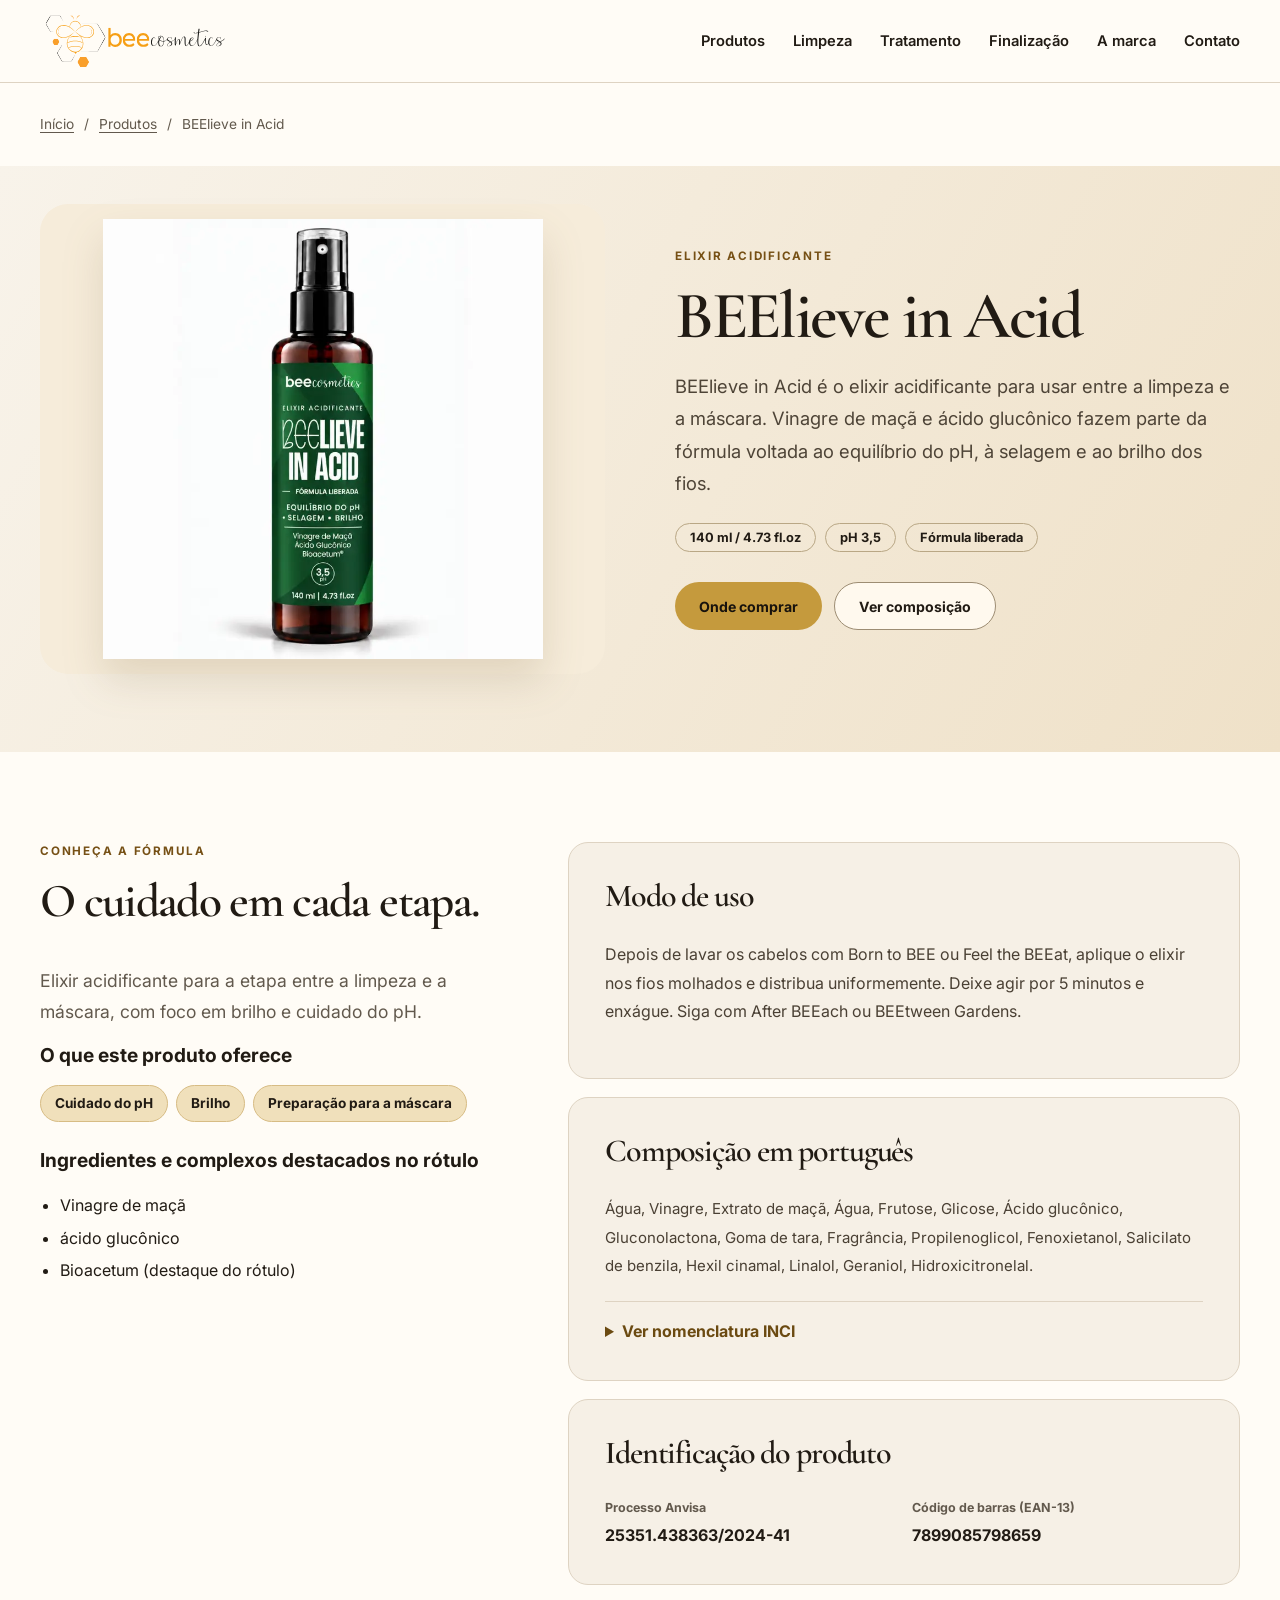
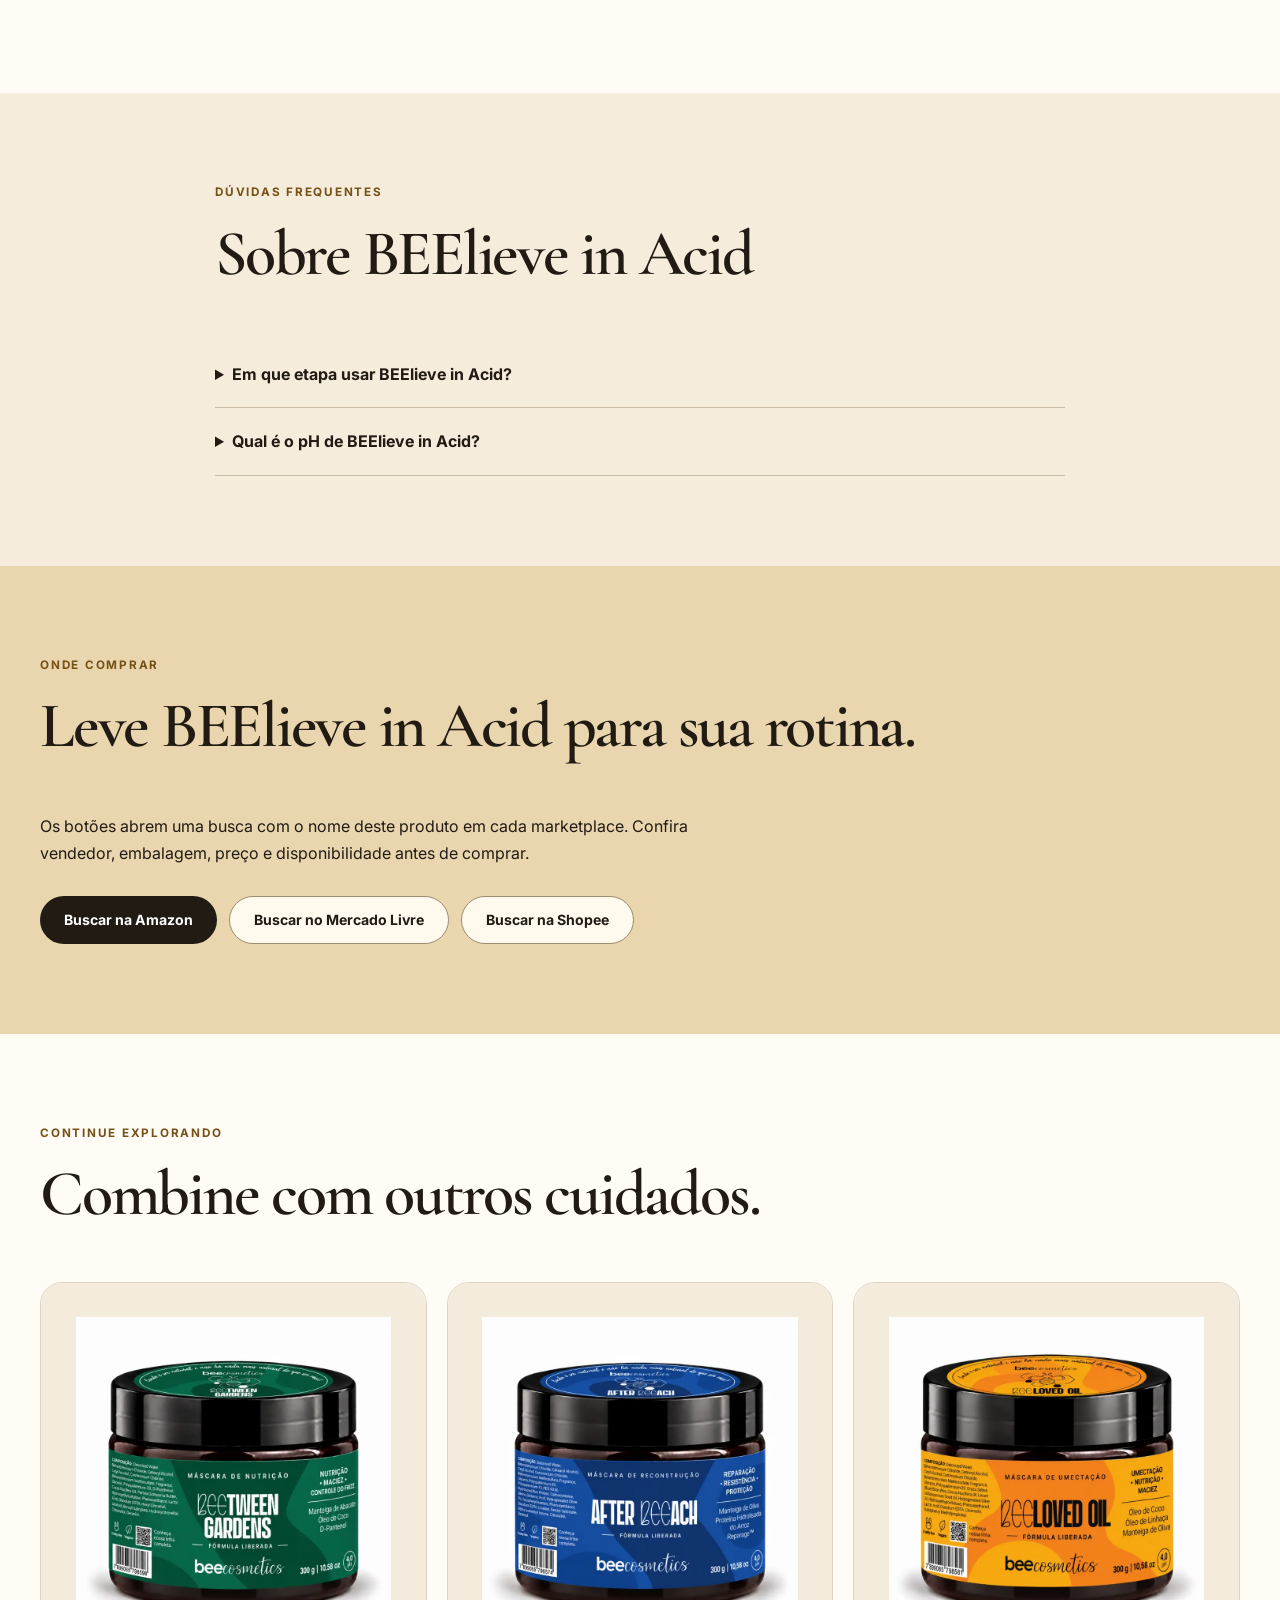
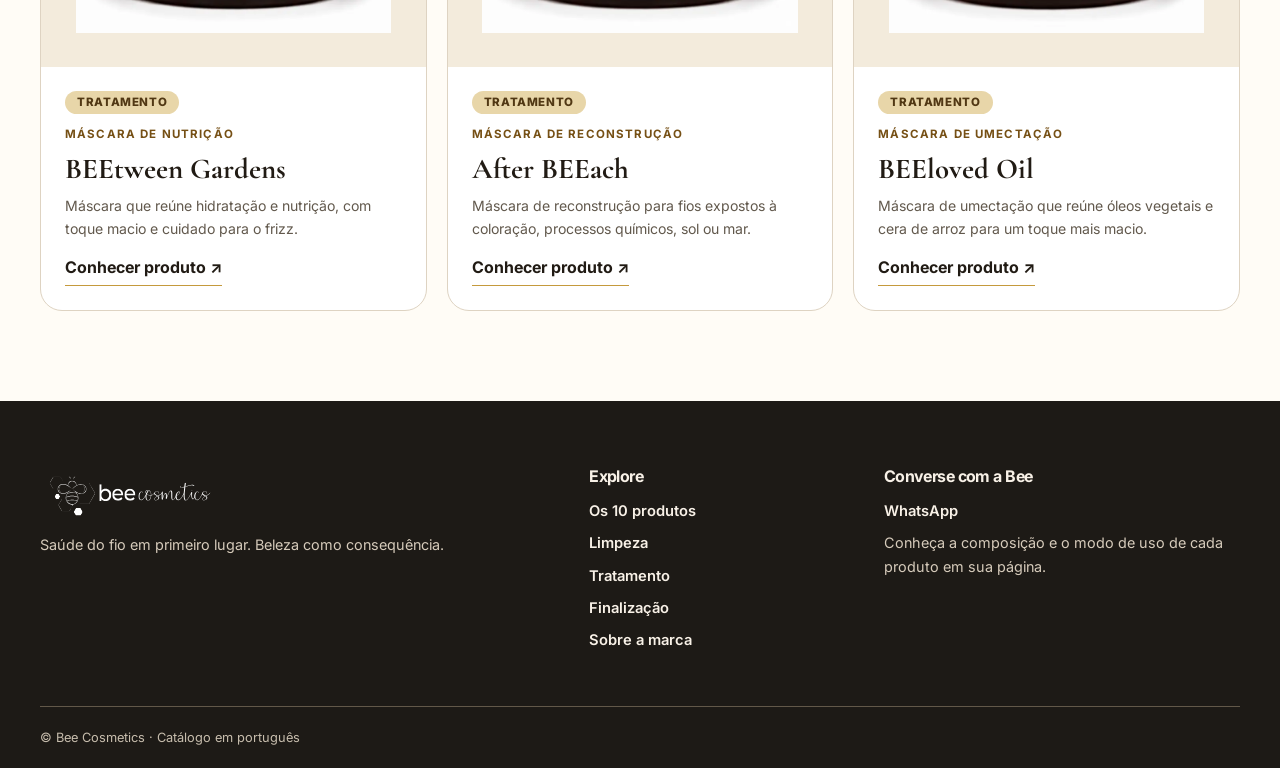
<file: produtos/beelieve-in-acid/index.html>
<!doctype html><html lang="pt-BR"><head><meta charset="utf-8"><meta name="viewport" content="width=device-width,initial-scale=1"><meta name="theme-color" content="#f3ebdc"><title>BEElieve in Acid | Elixir Acidificante | Bee Cosmetics</title><meta name="description" content="BEElieve in Acid — Elixir Acidificante. Elixir acidificante para a etapa entre a limpeza e a máscara, com foco em brilho e cuidado do pH. Veja composição informada, modo de uso e produtos relacionados."><link rel="canonical" href="https://beecosmetics.store/produtos/beelieve-in-acid"><meta property="og:locale" content="pt_BR"><meta property="og:type" content="product"><meta property="og:site_name" content="Bee Cosmetics"><meta property="og:title" content="BEElieve in Acid | Elixir Acidificante | Bee Cosmetics"><meta property="og:description" content="BEElieve in Acid — Elixir Acidificante. Elixir acidificante para a etapa entre a limpeza e a máscara, com foco em brilho e cuidado do pH. Veja composição informada, modo de uso e produtos relacionados."><meta property="og:url" content="https://beecosmetics.store/produtos/beelieve-in-acid"><meta property="og:image" content="https://beecosmetics.store/products/beelieve-in-acid.webp?v=f88216e71602"><meta name="twitter:card" content="summary_large_image"><meta name="twitter:title" content="BEElieve in Acid | Elixir Acidificante | Bee Cosmetics"><meta name="twitter:description" content="BEElieve in Acid — Elixir Acidificante. Elixir acidificante para a etapa entre a limpeza e a máscara, com foco em brilho e cuidado do pH. Veja composição informada, modo de uso e produtos relacionados."><meta name="twitter:image" content="https://beecosmetics.store/products/beelieve-in-acid.webp?v=f88216e71602"><link rel="icon" href="/favicon.ico" sizes="any"><link rel="icon" type="image/svg+xml" href="/icons/favicon.svg"><link rel="apple-touch-icon" href="/icons/apple-touch-icon.png"><link rel="manifest" href="/site.webmanifest"><link rel="preconnect" href="https://fonts.googleapis.com"><link rel="preconnect" href="https://fonts.gstatic.com" crossorigin><link href="https://fonts.googleapis.com/css2?family=Cormorant+Garamond:wght@500;600;700&family=Inter:wght@400;500;600;700&display=swap" rel="stylesheet"><link rel="stylesheet" href="/assets/css/site.css"><script type="application/ld+json">[{"@context": "https://schema.org", "@type": "Product", "name": "BEElieve in Acid", "description": "Elixir acidificante para a etapa entre a limpeza e a máscara, com foco em brilho e cuidado do pH.", "image": "https://beecosmetics.store/products/beelieve-in-acid.webp?v=f88216e71602", "brand": {"@type": "Brand", "name": "Bee Cosmetics"}, "category": "Elixir Acidificante", "sku": "beelieve-in-acid", "gtin13": "7899085798659"}, {"@context": "https://schema.org", "@type": "BreadcrumbList", "itemListElement": [{"@type": "ListItem", "position": 1, "name": "Início", "item": "https://beecosmetics.store/"}, {"@type": "ListItem", "position": 2, "name": "Produtos", "item": "https://beecosmetics.store/#catalogo"}, {"@type": "ListItem", "position": 3, "name": "BEElieve in Acid", "item": "https://beecosmetics.store/produtos/beelieve-in-acid"}]}, {"@context": "https://schema.org", "@type": "FAQPage", "mainEntity": [{"@type": "Question", "name": "Em que etapa usar BEElieve in Acid?", "acceptedAnswer": {"@type": "Answer", "text": "É a etapa de acidificação, entre a limpeza e a máscara. Siga o modo de uso antes de passar ao tratamento."}}, {"@type": "Question", "name": "Qual é o pH de BEElieve in Acid?", "acceptedAnswer": {"@type": "Answer", "text": "O pH informado na ficha técnica é 3,5."}}]}]</script></head><body><a class="skip" href="#conteudo">Pular para o conteúdo</a><header class="site-header"><div class="wrap header-inner"><a class="brand" href="/" aria-label="Bee Cosmetics, página inicial"><img src="/logos/bee-logo-official.svg" alt="Bee Cosmetics" width="210" height="55"></a><button class="menu-button" type="button" aria-expanded="false" aria-controls="site-nav" aria-label="Abrir menu">☰</button><nav id="site-nav" aria-label="Navegação principal"><a href="/#catalogo">Produtos</a><a href="/#limpeza">Limpeza</a><a href="/#tratamento">Tratamento</a><a href="/#finalizacao">Finalização</a><a href="/#marca">A marca</a><a href="/#contato">Contato</a></nav></div></header><main id="conteudo"><div class="wrap"><nav class="breadcrumbs" aria-label="Trilha de navegação"><a href="/">Início</a><span aria-hidden="true">/</span><a href="/#catalogo">Produtos</a><span aria-hidden="true">/</span><span aria-current="page">BEElieve in Acid</span></nav></div><section class="product-hero"><div class="wrap product-grid"><div class="product-art"><img src="/products/beelieve-in-acid.webp?v=f88216e71602" alt="Embalagem de BEElieve in Acid, Elixir Acidificante" width="650" height="650" fetchpriority="high"></div><div class="product-intro"><span class="eyebrow">Elixir Acidificante</span><h1>BEElieve in Acid</h1><p class="lead">BEElieve in Acid é o elixir acidificante para usar entre a limpeza e a máscara. Vinagre de maçã e ácido glucônico fazem parte da fórmula voltada ao equilíbrio do pH, à selagem e ao brilho dos fios.</p><div class="specs"><span>140 ml / 4.73 fl.oz</span><span>pH 3,5</span><span>Fórmula liberada</span></div><div class="actions"><a class="button gold" href="#onde-comprar">Onde comprar</a><a class="button outline" href="#composicao">Ver composição</a></div></div></div></section><section class="section details"><div class="wrap detail-grid"><div><span class="eyebrow">Conheça a fórmula</span><h2>O cuidado em cada etapa.</h2><p>Elixir acidificante para a etapa entre a limpeza e a máscara, com foco em brilho e cuidado do pH.</p><h3>O que este produto oferece</h3><ul class="benefit-list"><li>Cuidado do pH</li><li>Brilho</li><li>Preparação para a máscara</li></ul><h3>Ingredientes e complexos destacados no rótulo</h3><ul class="active-list"><li>Vinagre de maçã</li><li>ácido glucônico</li><li>Bioacetum (destaque do rótulo)</li></ul></div><div><div class="detail-panel" id="modo-de-uso"><h2>Modo de uso</h2><p>Depois de lavar os cabelos com Born to BEE ou Feel the BEEat, aplique o elixir nos fios molhados e distribua uniformemente. Deixe agir por 5 minutos e enxágue. Siga com After BEEach ou BEEtween Gardens.</p></div><div class="detail-panel" id="composicao"><h2>Composição em português</h2><p>Água, Vinagre, Extrato de maçã, Água, Frutose, Glicose, Ácido glucônico, Gluconolactona, Goma de tara, Fragrância, Propilenoglicol, Fenoxietanol, Salicilato de benzila, Hexil cinamal, Linalol, Geraniol, Hidroxicitronelal.</p><details class="inci"><summary>Ver nomenclatura INCI</summary><p>Aqua, Vinegar, Pyrus Malus (Apple) Fruit Extract, Water, Fructose, Glucose, Gluconic Acid, Gluconolactone, Caesalpinia Spinosa Gum, Parfum, Propylene Glycol, Phenoxyethanol, Benzyl Salicylate, Hexyl Cinnamal, Linalool, Geraniol, Hydroxycitronellal.</p></details></div><div class="detail-panel identification"><h2>Identificação do produto</h2><dl><div><dt>Processo Anvisa</dt><dd>25351.438363/2024-41</dd></div><div><dt>Código de barras (EAN-13)</dt><dd>7899085798659</dd></div></dl></div></div></div></section><section class="section faq"><div class="wrap narrow"><span class="eyebrow">Dúvidas frequentes</span><h2>Sobre BEElieve in Acid</h2><details><summary>Em que etapa usar BEElieve in Acid?</summary><p>É a etapa de acidificação, entre a limpeza e a máscara. Siga o modo de uso antes de passar ao tratamento.</p></details><details><summary>Qual é o pH de BEElieve in Acid?</summary><p>O pH informado na ficha técnica é 3,5.</p></details></div></section><section id="onde-comprar" class="section buy"><div class="wrap"><span class="eyebrow">Onde comprar</span><h2>Leve BEElieve in Acid para sua rotina.</h2><p>Os botões abrem uma busca com o nome deste produto em cada marketplace. Confira vendedor, embalagem, preço e disponibilidade antes de comprar.</p><div class="actions"><a class="button dark" href="https://www.amazon.com.br/s?k=Bee%20Cosmetics%20BEElieve%20in%20Acid%20Elixir%20Acidificante%20cachos%20cabelo%20cacheado" target="_blank" rel="noopener noreferrer">Buscar na Amazon</a><a class="button outline" href="https://lista.mercadolivre.com.br/bee-cosmetics-beelieve-in-acid-elixir-acidificante-cachos-cabelo-cacheado" target="_blank" rel="noopener noreferrer">Buscar no Mercado Livre</a><a class="button outline" href="https://shopee.com.br/search?keyword=Bee%20Cosmetics%20BEElieve%20in%20Acid%20Elixir%20Acidificante%20cachos%20cabelo%20cacheado" target="_blank" rel="noopener noreferrer">Buscar na Shopee</a></div></div></section><section class="section"><div class="wrap"><div class="section-heading"><span class="eyebrow">Continue explorando</span><h2>Combine com outros cuidados.</h2></div><div class="cards related"><article class="card"><a class="card-image" href="/produtos/beetween-gardens" aria-label="Conhecer BEEtween Gardens"><img src="/products/beetween-gardens.webp?v=7ed1cafa1b5b" alt="Embalagem de BEEtween Gardens, Máscara de Nutrição" loading="lazy" width="480" height="480"></a><div class="card-content"><span class="stage-tag">Tratamento</span><span class="eyebrow">Máscara de Nutrição</span><h3><a href="/produtos/beetween-gardens">BEEtween Gardens</a></h3><p>Máscara que reúne hidratação e nutrição, com toque macio e cuidado para o frizz.</p><a class="text-link" href="/produtos/beetween-gardens">Conhecer produto <span aria-hidden="true">↗</span></a></div></article><article class="card"><a class="card-image" href="/produtos/after-beeach" aria-label="Conhecer After BEEach"><img src="/products/after-beeach.webp?v=9d555419d6a1" alt="Embalagem de After BEEach, Máscara de Reconstrução" loading="lazy" width="480" height="480"></a><div class="card-content"><span class="stage-tag">Tratamento</span><span class="eyebrow">Máscara de Reconstrução</span><h3><a href="/produtos/after-beeach">After BEEach</a></h3><p>Máscara de reconstrução para fios expostos à coloração, processos químicos, sol ou mar.</p><a class="text-link" href="/produtos/after-beeach">Conhecer produto <span aria-hidden="true">↗</span></a></div></article><article class="card"><a class="card-image" href="/produtos/beeloved-oil" aria-label="Conhecer BEEloved Oil"><img src="/products/beeloved-oil.webp?v=296360e77fd5" alt="Embalagem de BEEloved Oil, Máscara de Umectação" loading="lazy" width="480" height="480"></a><div class="card-content"><span class="stage-tag">Tratamento</span><span class="eyebrow">Máscara de Umectação</span><h3><a href="/produtos/beeloved-oil">BEEloved Oil</a></h3><p>Máscara de umectação que reúne óleos vegetais e cera de arroz para um toque mais macio.</p><a class="text-link" href="/produtos/beeloved-oil">Conhecer produto <span aria-hidden="true">↗</span></a></div></article></div></div></section></main><footer id="contato"><div class="wrap footer-grid"><div><img src="/logos/bee-logo-footer.svg" alt="Bee Cosmetics" width="180" height="60"><p>Saúde do fio em primeiro lugar. Beleza como consequência.</p></div><div><h2>Explore</h2><a href="/#catalogo">Os 10 produtos</a><a href="/#limpeza">Limpeza</a><a href="/#tratamento">Tratamento</a><a href="/#finalizacao">Finalização</a><a href="/#marca">Sobre a marca</a></div><div><h2>Converse com a Bee</h2><a href="https://wa.me/5511992690486" target="_blank" rel="noopener noreferrer">WhatsApp</a><p>Conheça a composição e o modo de uso de cada produto em sua página.</p></div></div><div class="wrap footer-bottom">© Bee Cosmetics · Catálogo em português</div></footer><script src="/assets/js/site.js" defer></script></body></html>
</file>
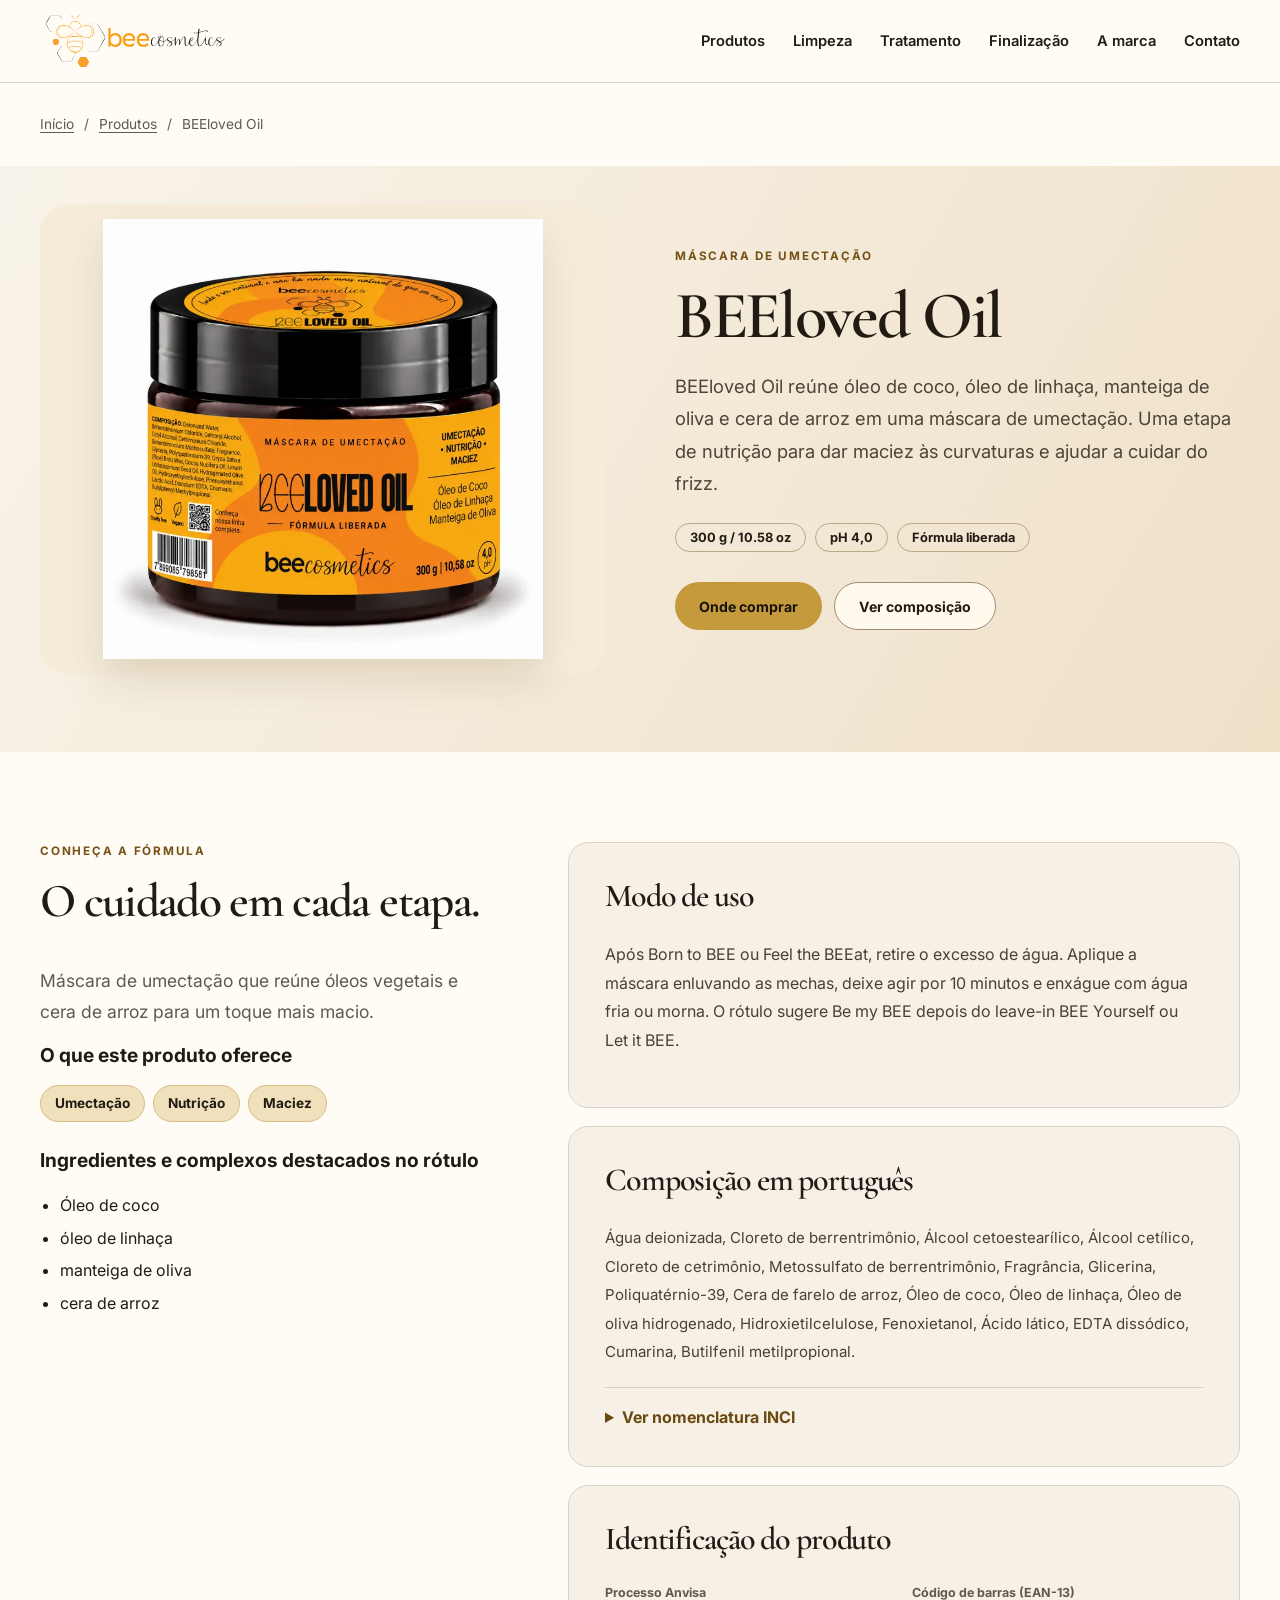
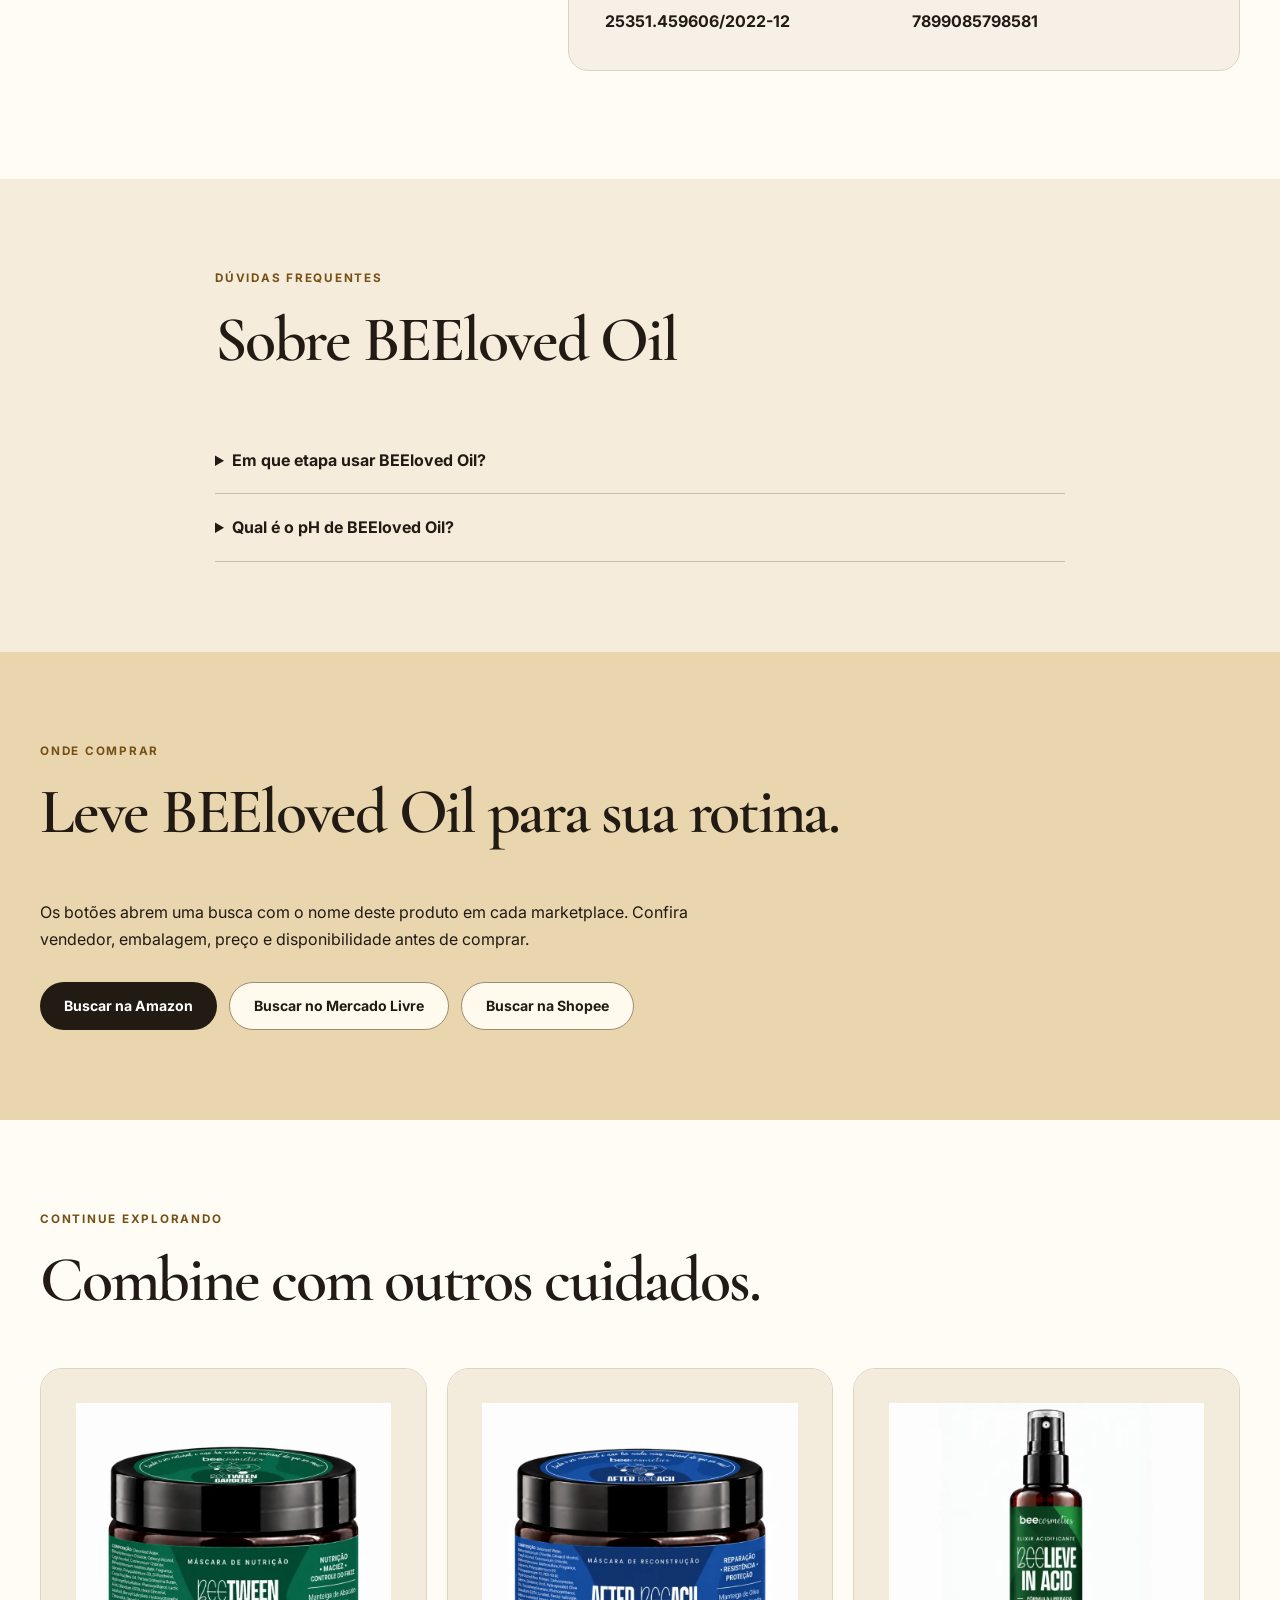
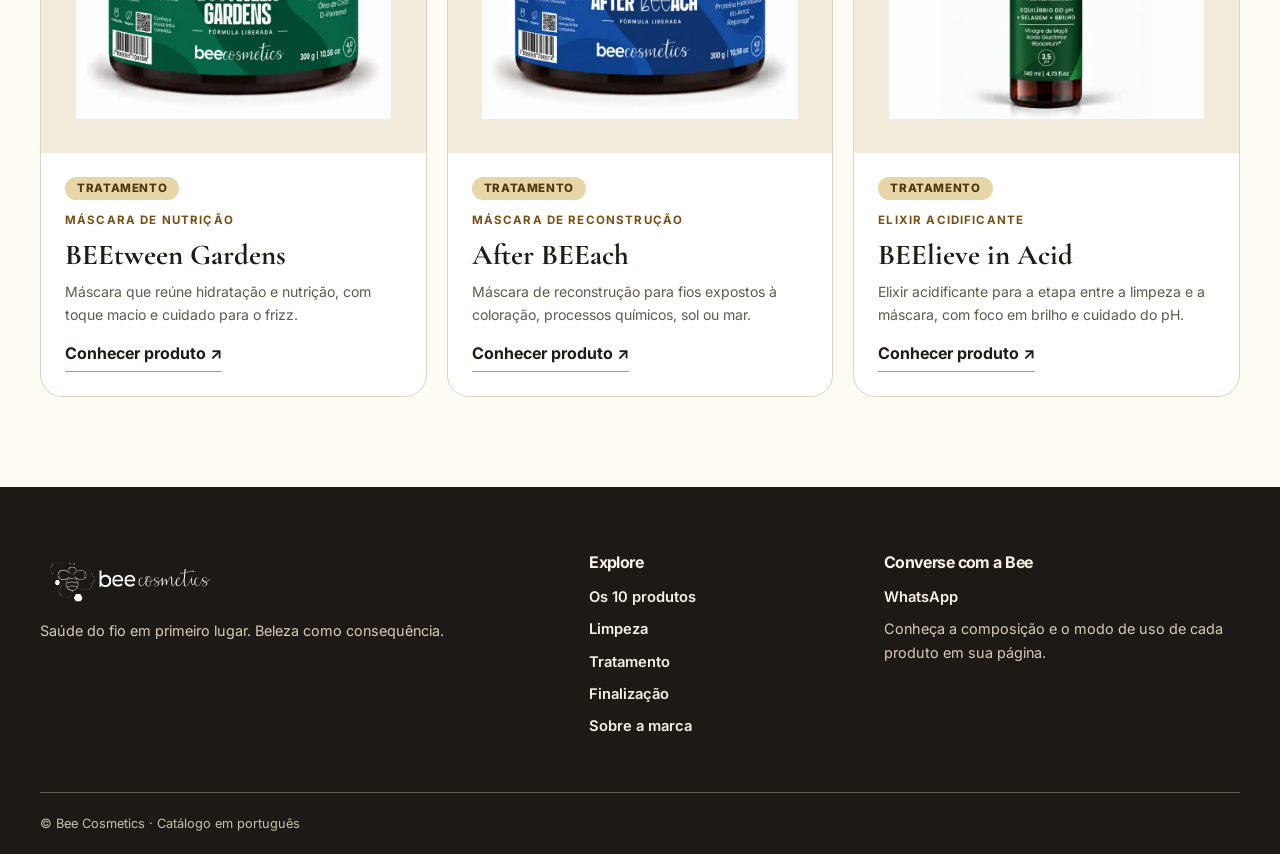
<file: produtos/beeloved-oil/index.html>
<!doctype html><html lang="pt-BR"><head><meta charset="utf-8"><meta name="viewport" content="width=device-width,initial-scale=1"><meta name="theme-color" content="#f3ebdc"><title>BEEloved Oil | Máscara de Umectação | Bee Cosmetics</title><meta name="description" content="BEEloved Oil — Máscara de Umectação. Máscara de umectação que reúne óleos vegetais e cera de arroz para um toque mais macio. Veja composição informada, modo de uso e produtos relacionados."><link rel="canonical" href="https://beecosmetics.store/produtos/beeloved-oil"><meta property="og:locale" content="pt_BR"><meta property="og:type" content="product"><meta property="og:site_name" content="Bee Cosmetics"><meta property="og:title" content="BEEloved Oil | Máscara de Umectação | Bee Cosmetics"><meta property="og:description" content="BEEloved Oil — Máscara de Umectação. Máscara de umectação que reúne óleos vegetais e cera de arroz para um toque mais macio. Veja composição informada, modo de uso e produtos relacionados."><meta property="og:url" content="https://beecosmetics.store/produtos/beeloved-oil"><meta property="og:image" content="https://beecosmetics.store/products/beeloved-oil.webp?v=296360e77fd5"><meta name="twitter:card" content="summary_large_image"><meta name="twitter:title" content="BEEloved Oil | Máscara de Umectação | Bee Cosmetics"><meta name="twitter:description" content="BEEloved Oil — Máscara de Umectação. Máscara de umectação que reúne óleos vegetais e cera de arroz para um toque mais macio. Veja composição informada, modo de uso e produtos relacionados."><meta name="twitter:image" content="https://beecosmetics.store/products/beeloved-oil.webp?v=296360e77fd5"><link rel="icon" href="/favicon.ico" sizes="any"><link rel="icon" type="image/svg+xml" href="/icons/favicon.svg"><link rel="apple-touch-icon" href="/icons/apple-touch-icon.png"><link rel="manifest" href="/site.webmanifest"><link rel="preconnect" href="https://fonts.googleapis.com"><link rel="preconnect" href="https://fonts.gstatic.com" crossorigin><link href="https://fonts.googleapis.com/css2?family=Cormorant+Garamond:wght@500;600;700&family=Inter:wght@400;500;600;700&display=swap" rel="stylesheet"><link rel="stylesheet" href="/assets/css/site.css"><script type="application/ld+json">[{"@context": "https://schema.org", "@type": "Product", "name": "BEEloved Oil", "description": "Máscara de umectação que reúne óleos vegetais e cera de arroz para um toque mais macio.", "image": "https://beecosmetics.store/products/beeloved-oil.webp?v=296360e77fd5", "brand": {"@type": "Brand", "name": "Bee Cosmetics"}, "category": "Máscara de Umectação", "sku": "beeloved-oil", "gtin13": "7899085798581"}, {"@context": "https://schema.org", "@type": "BreadcrumbList", "itemListElement": [{"@type": "ListItem", "position": 1, "name": "Início", "item": "https://beecosmetics.store/"}, {"@type": "ListItem", "position": 2, "name": "Produtos", "item": "https://beecosmetics.store/#catalogo"}, {"@type": "ListItem", "position": 3, "name": "BEEloved Oil", "item": "https://beecosmetics.store/produtos/beeloved-oil"}]}, {"@context": "https://schema.org", "@type": "FAQPage", "mainEntity": [{"@type": "Question", "name": "Em que etapa usar BEEloved Oil?", "acceptedAnswer": {"@type": "Answer", "text": "É uma etapa de umectação e nutrição. Use após a limpeza e antes da finalização."}}, {"@type": "Question", "name": "Qual é o pH de BEEloved Oil?", "acceptedAnswer": {"@type": "Answer", "text": "O pH informado na ficha técnica é 4,0."}}]}]</script></head><body><a class="skip" href="#conteudo">Pular para o conteúdo</a><header class="site-header"><div class="wrap header-inner"><a class="brand" href="/" aria-label="Bee Cosmetics, página inicial"><img src="/logos/bee-logo-official.svg" alt="Bee Cosmetics" width="210" height="55"></a><button class="menu-button" type="button" aria-expanded="false" aria-controls="site-nav" aria-label="Abrir menu">☰</button><nav id="site-nav" aria-label="Navegação principal"><a href="/#catalogo">Produtos</a><a href="/#limpeza">Limpeza</a><a href="/#tratamento">Tratamento</a><a href="/#finalizacao">Finalização</a><a href="/#marca">A marca</a><a href="/#contato">Contato</a></nav></div></header><main id="conteudo"><div class="wrap"><nav class="breadcrumbs" aria-label="Trilha de navegação"><a href="/">Início</a><span aria-hidden="true">/</span><a href="/#catalogo">Produtos</a><span aria-hidden="true">/</span><span aria-current="page">BEEloved Oil</span></nav></div><section class="product-hero"><div class="wrap product-grid"><div class="product-art"><img src="/products/beeloved-oil.webp?v=296360e77fd5" alt="Embalagem de BEEloved Oil, Máscara de Umectação" width="650" height="650" fetchpriority="high"></div><div class="product-intro"><span class="eyebrow">Máscara de Umectação</span><h1>BEEloved Oil</h1><p class="lead">BEEloved Oil reúne óleo de coco, óleo de linhaça, manteiga de oliva e cera de arroz em uma máscara de umectação. Uma etapa de nutrição para dar maciez às curvaturas e ajudar a cuidar do frizz.</p><div class="specs"><span>300 g / 10.58 oz</span><span>pH 4,0</span><span>Fórmula liberada</span></div><div class="actions"><a class="button gold" href="#onde-comprar">Onde comprar</a><a class="button outline" href="#composicao">Ver composição</a></div></div></div></section><section class="section details"><div class="wrap detail-grid"><div><span class="eyebrow">Conheça a fórmula</span><h2>O cuidado em cada etapa.</h2><p>Máscara de umectação que reúne óleos vegetais e cera de arroz para um toque mais macio.</p><h3>O que este produto oferece</h3><ul class="benefit-list"><li>Umectação</li><li>Nutrição</li><li>Maciez</li></ul><h3>Ingredientes e complexos destacados no rótulo</h3><ul class="active-list"><li>Óleo de coco</li><li>óleo de linhaça</li><li>manteiga de oliva</li><li>cera de arroz</li></ul></div><div><div class="detail-panel" id="modo-de-uso"><h2>Modo de uso</h2><p>Após Born to BEE ou Feel the BEEat, retire o excesso de água. Aplique a máscara enluvando as mechas, deixe agir por 10 minutos e enxágue com água fria ou morna. O rótulo sugere Be my BEE depois do leave-in BEE Yourself ou Let it BEE.</p></div><div class="detail-panel" id="composicao"><h2>Composição em português</h2><p>Água deionizada, Cloreto de berrentrimônio, Álcool cetoestearílico, Álcool cetílico, Cloreto de cetrimônio, Metossulfato de berrentrimônio, Fragrância, Glicerina, Poliquatérnio-39, Cera de farelo de arroz, Óleo de coco, Óleo de linhaça, Óleo de oliva hidrogenado, Hidroxietilcelulose, Fenoxietanol, Ácido lático, EDTA dissódico, Cumarina, Butilfenil metilpropional.</p><details class="inci"><summary>Ver nomenclatura INCI</summary><p>Deionized Water, Behentrimonium Chloride, Cetearyl Alcohol, Cetyl Alcohol, Cetrimonium Chloride, Behentrimonium Methosulfate, Fragrance, Glycerin, Polyquaternium-39, Oryza Sativa (Rice) Bran Wax, Cocos Nucifera Oil, Linum Usitatissimum Seed Oil, Hydrogenated Olive Oil, Hydroxyethylcellulose, Phenoxyethanol, Lactic Acid, Disodium EDTA, Coumarin, Butylphenyl Methylpropional.</p></details></div><div class="detail-panel identification"><h2>Identificação do produto</h2><dl><div><dt>Processo Anvisa</dt><dd>25351.459606/2022-12</dd></div><div><dt>Código de barras (EAN-13)</dt><dd>7899085798581</dd></div></dl></div></div></div></section><section class="section faq"><div class="wrap narrow"><span class="eyebrow">Dúvidas frequentes</span><h2>Sobre BEEloved Oil</h2><details><summary>Em que etapa usar BEEloved Oil?</summary><p>É uma etapa de umectação e nutrição. Use após a limpeza e antes da finalização.</p></details><details><summary>Qual é o pH de BEEloved Oil?</summary><p>O pH informado na ficha técnica é 4,0.</p></details></div></section><section id="onde-comprar" class="section buy"><div class="wrap"><span class="eyebrow">Onde comprar</span><h2>Leve BEEloved Oil para sua rotina.</h2><p>Os botões abrem uma busca com o nome deste produto em cada marketplace. Confira vendedor, embalagem, preço e disponibilidade antes de comprar.</p><div class="actions"><a class="button dark" href="https://www.amazon.com.br/s?k=Bee%20Cosmetics%20BEEloved%20Oil%20M%C3%A1scara%20de%20Umecta%C3%A7%C3%A3o%20cachos%20cabelo%20cacheado" target="_blank" rel="noopener noreferrer">Buscar na Amazon</a><a class="button outline" href="https://lista.mercadolivre.com.br/bee-cosmetics-beeloved-oil-mascara-de-umectacao-cachos-cabelo-cacheado" target="_blank" rel="noopener noreferrer">Buscar no Mercado Livre</a><a class="button outline" href="https://shopee.com.br/search?keyword=Bee%20Cosmetics%20BEEloved%20Oil%20M%C3%A1scara%20de%20Umecta%C3%A7%C3%A3o%20cachos%20cabelo%20cacheado" target="_blank" rel="noopener noreferrer">Buscar na Shopee</a></div></div></section><section class="section"><div class="wrap"><div class="section-heading"><span class="eyebrow">Continue explorando</span><h2>Combine com outros cuidados.</h2></div><div class="cards related"><article class="card"><a class="card-image" href="/produtos/beetween-gardens" aria-label="Conhecer BEEtween Gardens"><img src="/products/beetween-gardens.webp?v=7ed1cafa1b5b" alt="Embalagem de BEEtween Gardens, Máscara de Nutrição" loading="lazy" width="480" height="480"></a><div class="card-content"><span class="stage-tag">Tratamento</span><span class="eyebrow">Máscara de Nutrição</span><h3><a href="/produtos/beetween-gardens">BEEtween Gardens</a></h3><p>Máscara que reúne hidratação e nutrição, com toque macio e cuidado para o frizz.</p><a class="text-link" href="/produtos/beetween-gardens">Conhecer produto <span aria-hidden="true">↗</span></a></div></article><article class="card"><a class="card-image" href="/produtos/after-beeach" aria-label="Conhecer After BEEach"><img src="/products/after-beeach.webp?v=9d555419d6a1" alt="Embalagem de After BEEach, Máscara de Reconstrução" loading="lazy" width="480" height="480"></a><div class="card-content"><span class="stage-tag">Tratamento</span><span class="eyebrow">Máscara de Reconstrução</span><h3><a href="/produtos/after-beeach">After BEEach</a></h3><p>Máscara de reconstrução para fios expostos à coloração, processos químicos, sol ou mar.</p><a class="text-link" href="/produtos/after-beeach">Conhecer produto <span aria-hidden="true">↗</span></a></div></article><article class="card"><a class="card-image" href="/produtos/beelieve-in-acid" aria-label="Conhecer BEElieve in Acid"><img src="/products/beelieve-in-acid.webp?v=f88216e71602" alt="Embalagem de BEElieve in Acid, Elixir Acidificante" loading="lazy" width="480" height="480"></a><div class="card-content"><span class="stage-tag">Tratamento</span><span class="eyebrow">Elixir Acidificante</span><h3><a href="/produtos/beelieve-in-acid">BEElieve in Acid</a></h3><p>Elixir acidificante para a etapa entre a limpeza e a máscara, com foco em brilho e cuidado do pH.</p><a class="text-link" href="/produtos/beelieve-in-acid">Conhecer produto <span aria-hidden="true">↗</span></a></div></article></div></div></section></main><footer id="contato"><div class="wrap footer-grid"><div><img src="/logos/bee-logo-footer.svg" alt="Bee Cosmetics" width="180" height="60"><p>Saúde do fio em primeiro lugar. Beleza como consequência.</p></div><div><h2>Explore</h2><a href="/#catalogo">Os 10 produtos</a><a href="/#limpeza">Limpeza</a><a href="/#tratamento">Tratamento</a><a href="/#finalizacao">Finalização</a><a href="/#marca">Sobre a marca</a></div><div><h2>Converse com a Bee</h2><a href="https://wa.me/5511992690486" target="_blank" rel="noopener noreferrer">WhatsApp</a><p>Conheça a composição e o modo de uso de cada produto em sua página.</p></div></div><div class="wrap footer-bottom">© Bee Cosmetics · Catálogo em português</div></footer><script src="/assets/js/site.js" defer></script></body></html>
</file>
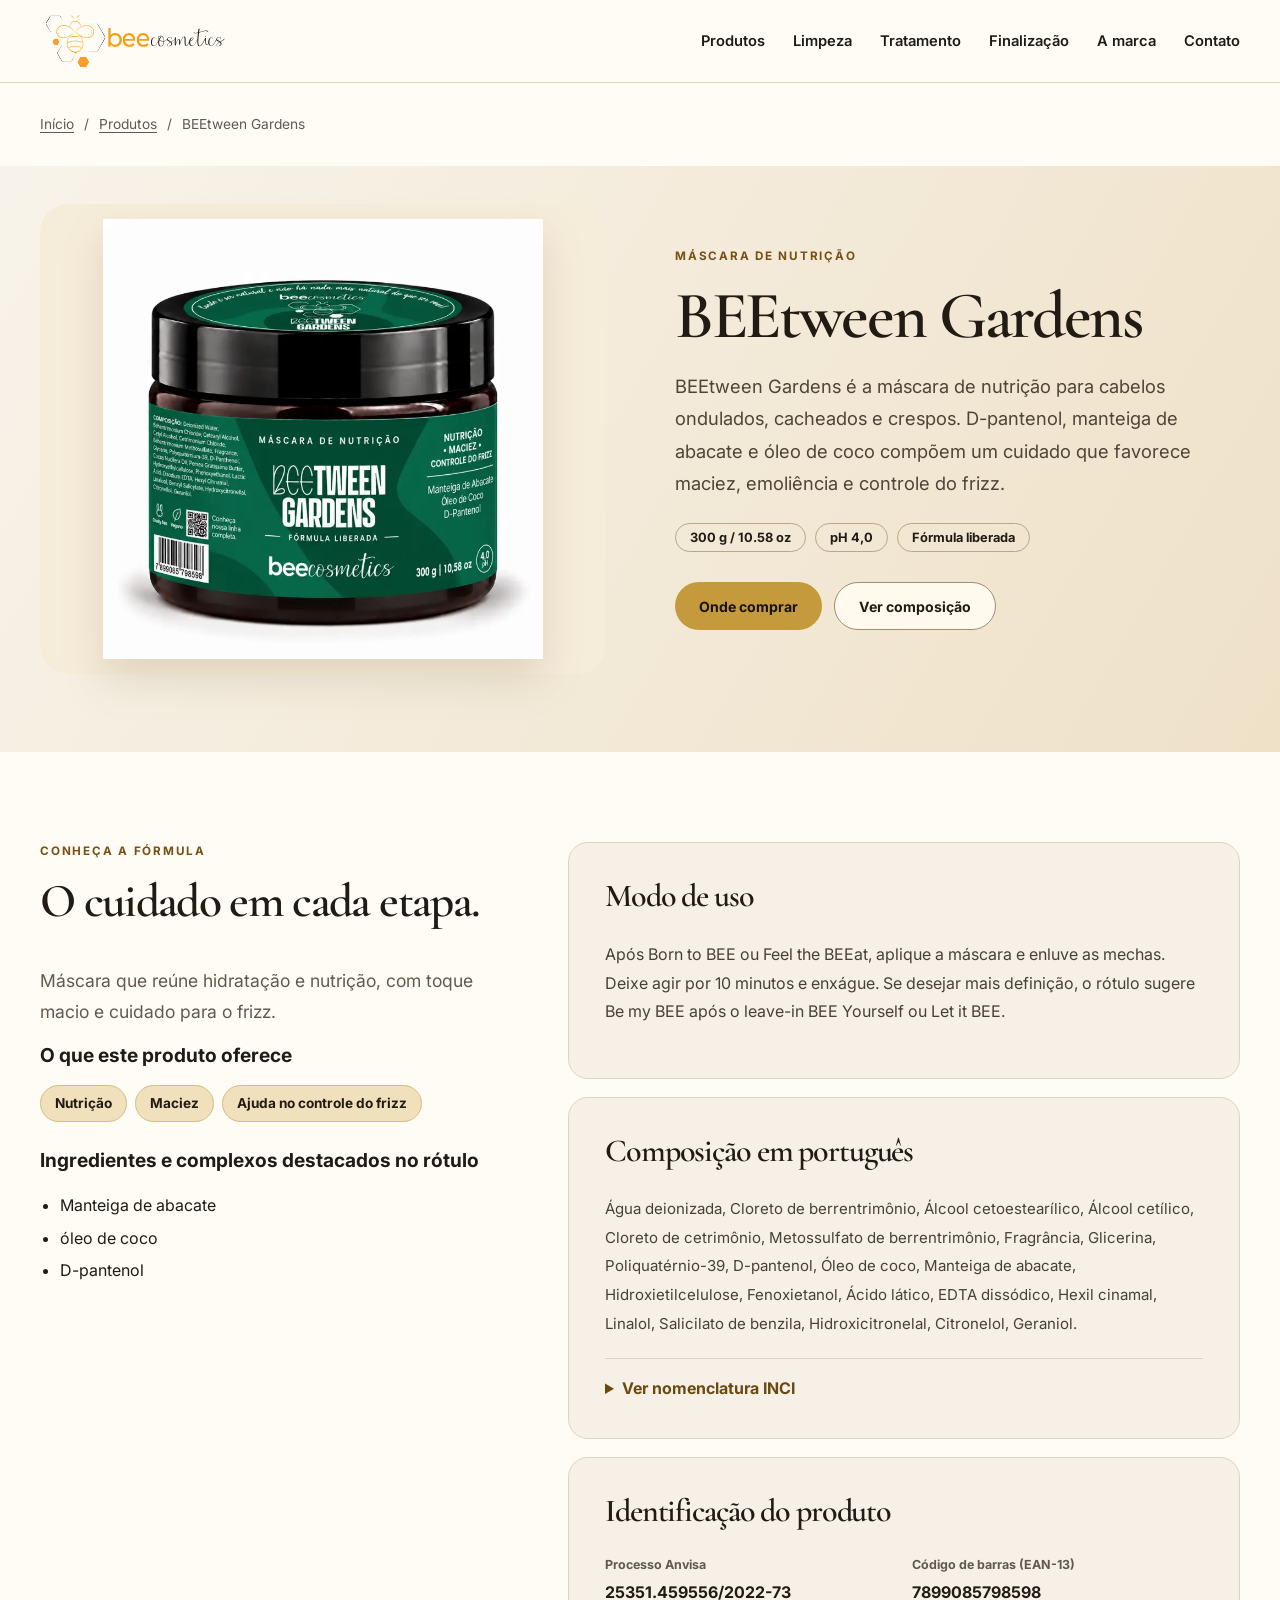
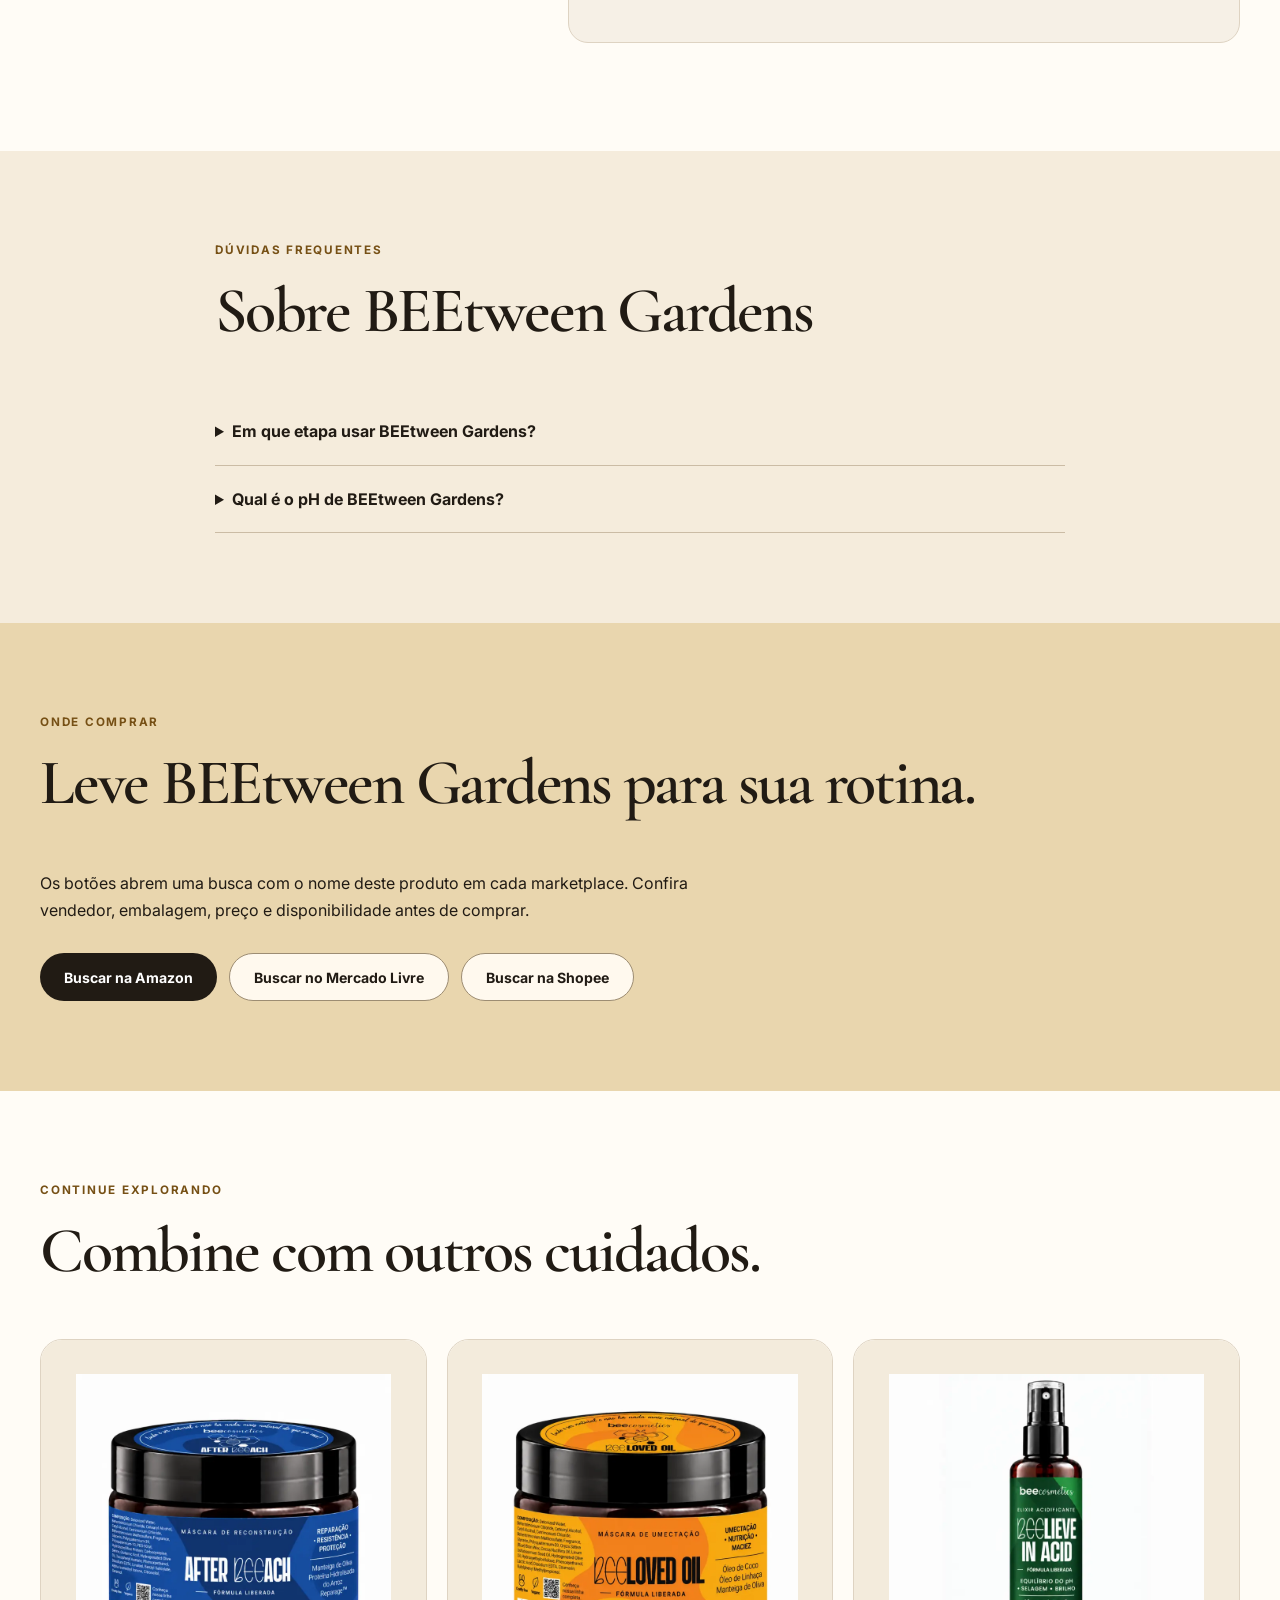
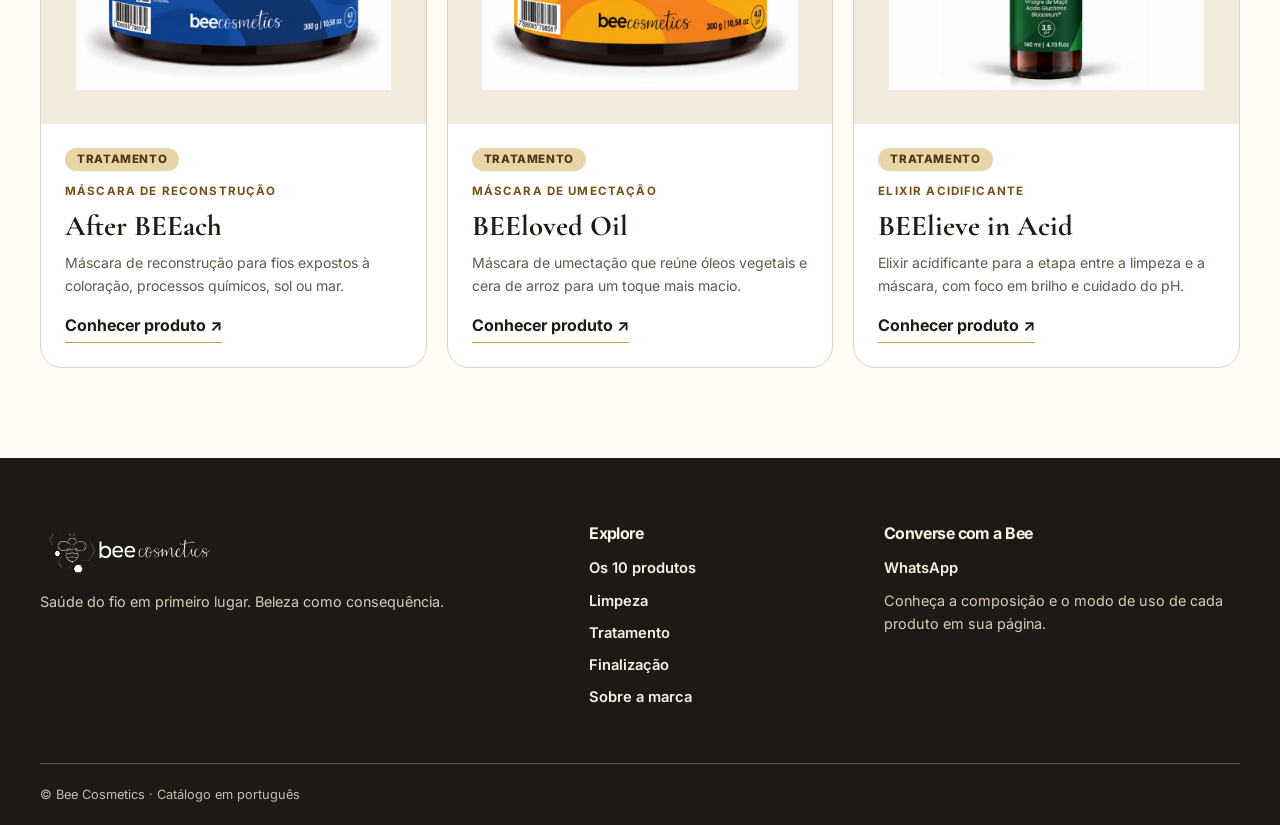
<file: produtos/beetween-gardens/index.html>
<!doctype html><html lang="pt-BR"><head><meta charset="utf-8"><meta name="viewport" content="width=device-width,initial-scale=1"><meta name="theme-color" content="#f3ebdc"><title>BEEtween Gardens | Máscara de Nutrição | Bee Cosmetics</title><meta name="description" content="BEEtween Gardens — Máscara de Nutrição. Máscara que reúne hidratação e nutrição, com toque macio e cuidado para o frizz. Veja composição informada, modo de uso e produtos relacionados."><link rel="canonical" href="https://beecosmetics.store/produtos/beetween-gardens"><meta property="og:locale" content="pt_BR"><meta property="og:type" content="product"><meta property="og:site_name" content="Bee Cosmetics"><meta property="og:title" content="BEEtween Gardens | Máscara de Nutrição | Bee Cosmetics"><meta property="og:description" content="BEEtween Gardens — Máscara de Nutrição. Máscara que reúne hidratação e nutrição, com toque macio e cuidado para o frizz. Veja composição informada, modo de uso e produtos relacionados."><meta property="og:url" content="https://beecosmetics.store/produtos/beetween-gardens"><meta property="og:image" content="https://beecosmetics.store/products/beetween-gardens.webp?v=7ed1cafa1b5b"><meta name="twitter:card" content="summary_large_image"><meta name="twitter:title" content="BEEtween Gardens | Máscara de Nutrição | Bee Cosmetics"><meta name="twitter:description" content="BEEtween Gardens — Máscara de Nutrição. Máscara que reúne hidratação e nutrição, com toque macio e cuidado para o frizz. Veja composição informada, modo de uso e produtos relacionados."><meta name="twitter:image" content="https://beecosmetics.store/products/beetween-gardens.webp?v=7ed1cafa1b5b"><link rel="icon" href="/favicon.ico" sizes="any"><link rel="icon" type="image/svg+xml" href="/icons/favicon.svg"><link rel="apple-touch-icon" href="/icons/apple-touch-icon.png"><link rel="manifest" href="/site.webmanifest"><link rel="preconnect" href="https://fonts.googleapis.com"><link rel="preconnect" href="https://fonts.gstatic.com" crossorigin><link href="https://fonts.googleapis.com/css2?family=Cormorant+Garamond:wght@500;600;700&family=Inter:wght@400;500;600;700&display=swap" rel="stylesheet"><link rel="stylesheet" href="/assets/css/site.css"><script type="application/ld+json">[{"@context": "https://schema.org", "@type": "Product", "name": "BEEtween Gardens", "description": "Máscara que reúne hidratação e nutrição, com toque macio e cuidado para o frizz.", "image": "https://beecosmetics.store/products/beetween-gardens.webp?v=7ed1cafa1b5b", "brand": {"@type": "Brand", "name": "Bee Cosmetics"}, "category": "Máscara de Nutrição", "sku": "beetween-gardens", "gtin13": "7899085798598"}, {"@context": "https://schema.org", "@type": "BreadcrumbList", "itemListElement": [{"@type": "ListItem", "position": 1, "name": "Início", "item": "https://beecosmetics.store/"}, {"@type": "ListItem", "position": 2, "name": "Produtos", "item": "https://beecosmetics.store/#catalogo"}, {"@type": "ListItem", "position": 3, "name": "BEEtween Gardens", "item": "https://beecosmetics.store/produtos/beetween-gardens"}]}, {"@context": "https://schema.org", "@type": "FAQPage", "mainEntity": [{"@type": "Question", "name": "Em que etapa usar BEEtween Gardens?", "acceptedAnswer": {"@type": "Answer", "text": "É uma etapa de tratamento nutritivo após a limpeza. Enxágue conforme o modo de uso antes de finalizar."}}, {"@type": "Question", "name": "Qual é o pH de BEEtween Gardens?", "acceptedAnswer": {"@type": "Answer", "text": "O pH informado na ficha técnica é 4,0."}}]}]</script></head><body><a class="skip" href="#conteudo">Pular para o conteúdo</a><header class="site-header"><div class="wrap header-inner"><a class="brand" href="/" aria-label="Bee Cosmetics, página inicial"><img src="/logos/bee-logo-official.svg" alt="Bee Cosmetics" width="210" height="55"></a><button class="menu-button" type="button" aria-expanded="false" aria-controls="site-nav" aria-label="Abrir menu">☰</button><nav id="site-nav" aria-label="Navegação principal"><a href="/#catalogo">Produtos</a><a href="/#limpeza">Limpeza</a><a href="/#tratamento">Tratamento</a><a href="/#finalizacao">Finalização</a><a href="/#marca">A marca</a><a href="/#contato">Contato</a></nav></div></header><main id="conteudo"><div class="wrap"><nav class="breadcrumbs" aria-label="Trilha de navegação"><a href="/">Início</a><span aria-hidden="true">/</span><a href="/#catalogo">Produtos</a><span aria-hidden="true">/</span><span aria-current="page">BEEtween Gardens</span></nav></div><section class="product-hero"><div class="wrap product-grid"><div class="product-art"><img src="/products/beetween-gardens.webp?v=7ed1cafa1b5b" alt="Embalagem de BEEtween Gardens, Máscara de Nutrição" width="650" height="650" fetchpriority="high"></div><div class="product-intro"><span class="eyebrow">Máscara de Nutrição</span><h1>BEEtween Gardens</h1><p class="lead">BEEtween Gardens é a máscara de nutrição para cabelos ondulados, cacheados e crespos. D-pantenol, manteiga de abacate e óleo de coco compõem um cuidado que favorece maciez, emoliência e controle do frizz.</p><div class="specs"><span>300 g / 10.58 oz</span><span>pH 4,0</span><span>Fórmula liberada</span></div><div class="actions"><a class="button gold" href="#onde-comprar">Onde comprar</a><a class="button outline" href="#composicao">Ver composição</a></div></div></div></section><section class="section details"><div class="wrap detail-grid"><div><span class="eyebrow">Conheça a fórmula</span><h2>O cuidado em cada etapa.</h2><p>Máscara que reúne hidratação e nutrição, com toque macio e cuidado para o frizz.</p><h3>O que este produto oferece</h3><ul class="benefit-list"><li>Nutrição</li><li>Maciez</li><li>Ajuda no controle do frizz</li></ul><h3>Ingredientes e complexos destacados no rótulo</h3><ul class="active-list"><li>Manteiga de abacate</li><li>óleo de coco</li><li>D-pantenol</li></ul></div><div><div class="detail-panel" id="modo-de-uso"><h2>Modo de uso</h2><p>Após Born to BEE ou Feel the BEEat, aplique a máscara e enluve as mechas. Deixe agir por 10 minutos e enxágue. Se desejar mais definição, o rótulo sugere Be my BEE após o leave-in BEE Yourself ou Let it BEE.</p></div><div class="detail-panel" id="composicao"><h2>Composição em português</h2><p>Água deionizada, Cloreto de berrentrimônio, Álcool cetoestearílico, Álcool cetílico, Cloreto de cetrimônio, Metossulfato de berrentrimônio, Fragrância, Glicerina, Poliquatérnio-39, D-pantenol, Óleo de coco, Manteiga de abacate, Hidroxietilcelulose, Fenoxietanol, Ácido lático, EDTA dissódico, Hexil cinamal, Linalol, Salicilato de benzila, Hidroxicitronelal, Citronelol, Geraniol.</p><details class="inci"><summary>Ver nomenclatura INCI</summary><p>Deionized Water, Behentrimonium Chloride, Cetearyl Alcohol, Cetyl Alcohol, Cetrimonium Chloride, Behentrimonium Methosulfate, Fragrance, Glycerin, Polyquaternium-39, D-Panthenol, Cocos Nucifera Oil, Persea Gratissima Butter, Hydroxyethylcellulose, Phenoxyethanol, Lactic Acid, Disodium EDTA, Hexyl Cinnamal, Linalool, Benzyl Salicylate, Hydroxycitronellal, Citronellol, Geraniol.</p></details></div><div class="detail-panel identification"><h2>Identificação do produto</h2><dl><div><dt>Processo Anvisa</dt><dd>25351.459556/2022-73</dd></div><div><dt>Código de barras (EAN-13)</dt><dd>7899085798598</dd></div></dl></div></div></div></section><section class="section faq"><div class="wrap narrow"><span class="eyebrow">Dúvidas frequentes</span><h2>Sobre BEEtween Gardens</h2><details><summary>Em que etapa usar BEEtween Gardens?</summary><p>É uma etapa de tratamento nutritivo após a limpeza. Enxágue conforme o modo de uso antes de finalizar.</p></details><details><summary>Qual é o pH de BEEtween Gardens?</summary><p>O pH informado na ficha técnica é 4,0.</p></details></div></section><section id="onde-comprar" class="section buy"><div class="wrap"><span class="eyebrow">Onde comprar</span><h2>Leve BEEtween Gardens para sua rotina.</h2><p>Os botões abrem uma busca com o nome deste produto em cada marketplace. Confira vendedor, embalagem, preço e disponibilidade antes de comprar.</p><div class="actions"><a class="button dark" href="https://www.amazon.com.br/s?k=Bee%20Cosmetics%20BEEtween%20Gardens%20M%C3%A1scara%20de%20Nutri%C3%A7%C3%A3o%20cachos%20cabelo%20cacheado" target="_blank" rel="noopener noreferrer">Buscar na Amazon</a><a class="button outline" href="https://lista.mercadolivre.com.br/bee-cosmetics-beetween-gardens-mascara-de-nutricao-cachos-cabelo-cacheado" target="_blank" rel="noopener noreferrer">Buscar no Mercado Livre</a><a class="button outline" href="https://shopee.com.br/search?keyword=Bee%20Cosmetics%20BEEtween%20Gardens%20M%C3%A1scara%20de%20Nutri%C3%A7%C3%A3o%20cachos%20cabelo%20cacheado" target="_blank" rel="noopener noreferrer">Buscar na Shopee</a></div></div></section><section class="section"><div class="wrap"><div class="section-heading"><span class="eyebrow">Continue explorando</span><h2>Combine com outros cuidados.</h2></div><div class="cards related"><article class="card"><a class="card-image" href="/produtos/after-beeach" aria-label="Conhecer After BEEach"><img src="/products/after-beeach.webp?v=9d555419d6a1" alt="Embalagem de After BEEach, Máscara de Reconstrução" loading="lazy" width="480" height="480"></a><div class="card-content"><span class="stage-tag">Tratamento</span><span class="eyebrow">Máscara de Reconstrução</span><h3><a href="/produtos/after-beeach">After BEEach</a></h3><p>Máscara de reconstrução para fios expostos à coloração, processos químicos, sol ou mar.</p><a class="text-link" href="/produtos/after-beeach">Conhecer produto <span aria-hidden="true">↗</span></a></div></article><article class="card"><a class="card-image" href="/produtos/beeloved-oil" aria-label="Conhecer BEEloved Oil"><img src="/products/beeloved-oil.webp?v=296360e77fd5" alt="Embalagem de BEEloved Oil, Máscara de Umectação" loading="lazy" width="480" height="480"></a><div class="card-content"><span class="stage-tag">Tratamento</span><span class="eyebrow">Máscara de Umectação</span><h3><a href="/produtos/beeloved-oil">BEEloved Oil</a></h3><p>Máscara de umectação que reúne óleos vegetais e cera de arroz para um toque mais macio.</p><a class="text-link" href="/produtos/beeloved-oil">Conhecer produto <span aria-hidden="true">↗</span></a></div></article><article class="card"><a class="card-image" href="/produtos/beelieve-in-acid" aria-label="Conhecer BEElieve in Acid"><img src="/products/beelieve-in-acid.webp?v=f88216e71602" alt="Embalagem de BEElieve in Acid, Elixir Acidificante" loading="lazy" width="480" height="480"></a><div class="card-content"><span class="stage-tag">Tratamento</span><span class="eyebrow">Elixir Acidificante</span><h3><a href="/produtos/beelieve-in-acid">BEElieve in Acid</a></h3><p>Elixir acidificante para a etapa entre a limpeza e a máscara, com foco em brilho e cuidado do pH.</p><a class="text-link" href="/produtos/beelieve-in-acid">Conhecer produto <span aria-hidden="true">↗</span></a></div></article></div></div></section></main><footer id="contato"><div class="wrap footer-grid"><div><img src="/logos/bee-logo-footer.svg" alt="Bee Cosmetics" width="180" height="60"><p>Saúde do fio em primeiro lugar. Beleza como consequência.</p></div><div><h2>Explore</h2><a href="/#catalogo">Os 10 produtos</a><a href="/#limpeza">Limpeza</a><a href="/#tratamento">Tratamento</a><a href="/#finalizacao">Finalização</a><a href="/#marca">Sobre a marca</a></div><div><h2>Converse com a Bee</h2><a href="https://wa.me/5511992690486" target="_blank" rel="noopener noreferrer">WhatsApp</a><p>Conheça a composição e o modo de uso de cada produto em sua página.</p></div></div><div class="wrap footer-bottom">© Bee Cosmetics · Catálogo em português</div></footer><script src="/assets/js/site.js" defer></script></body></html>
</file>
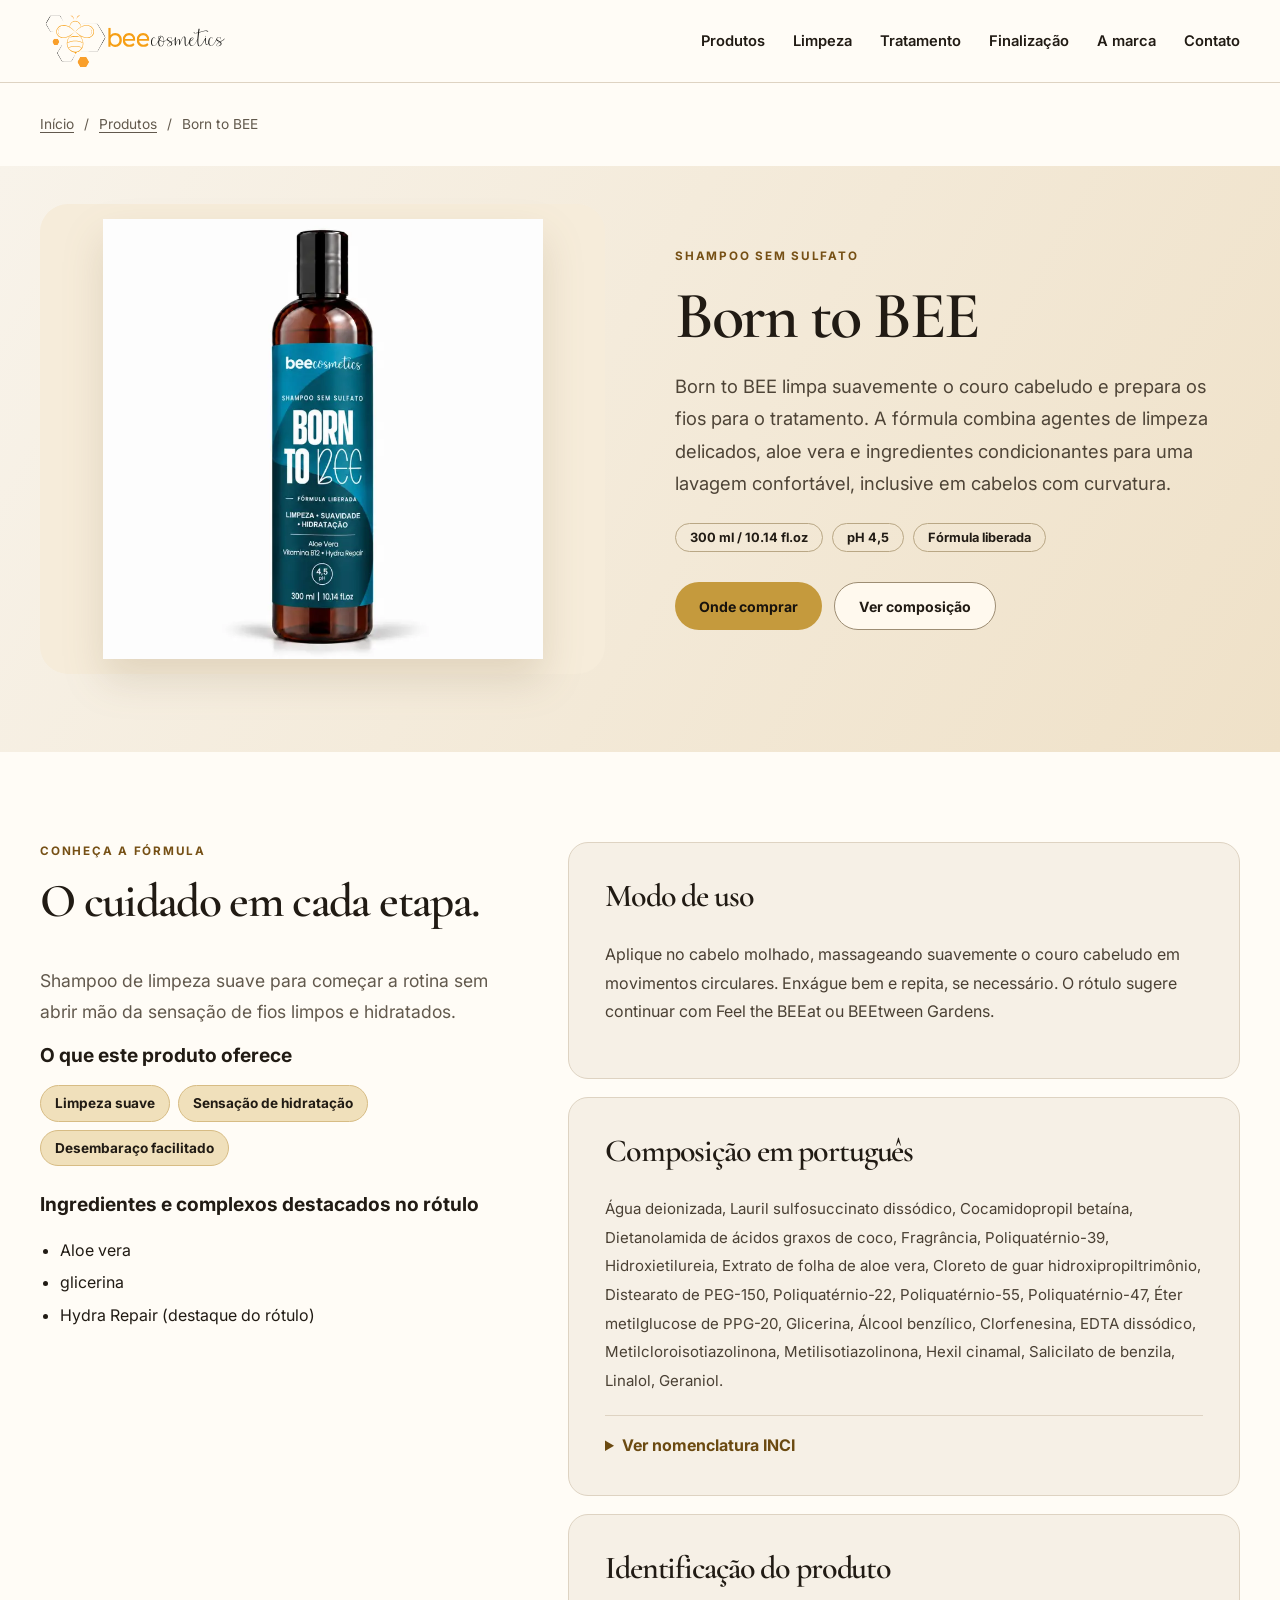
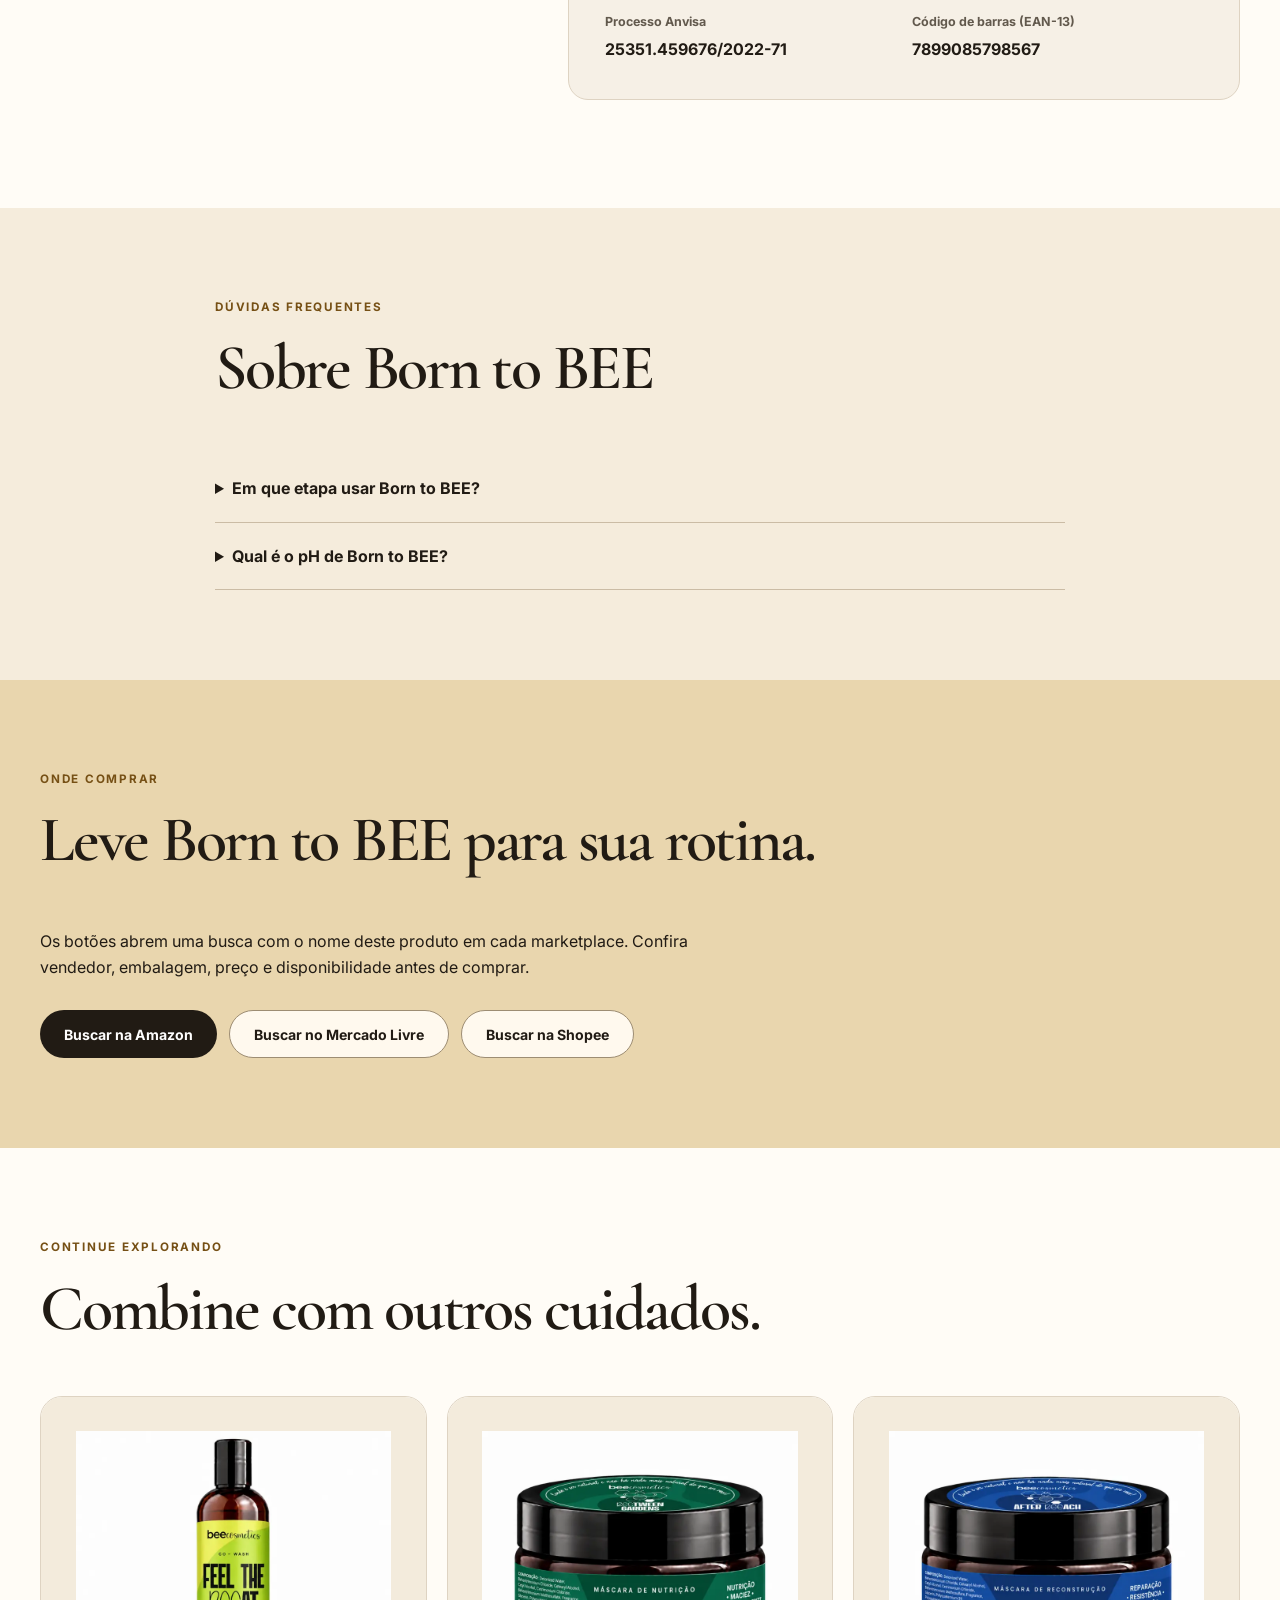
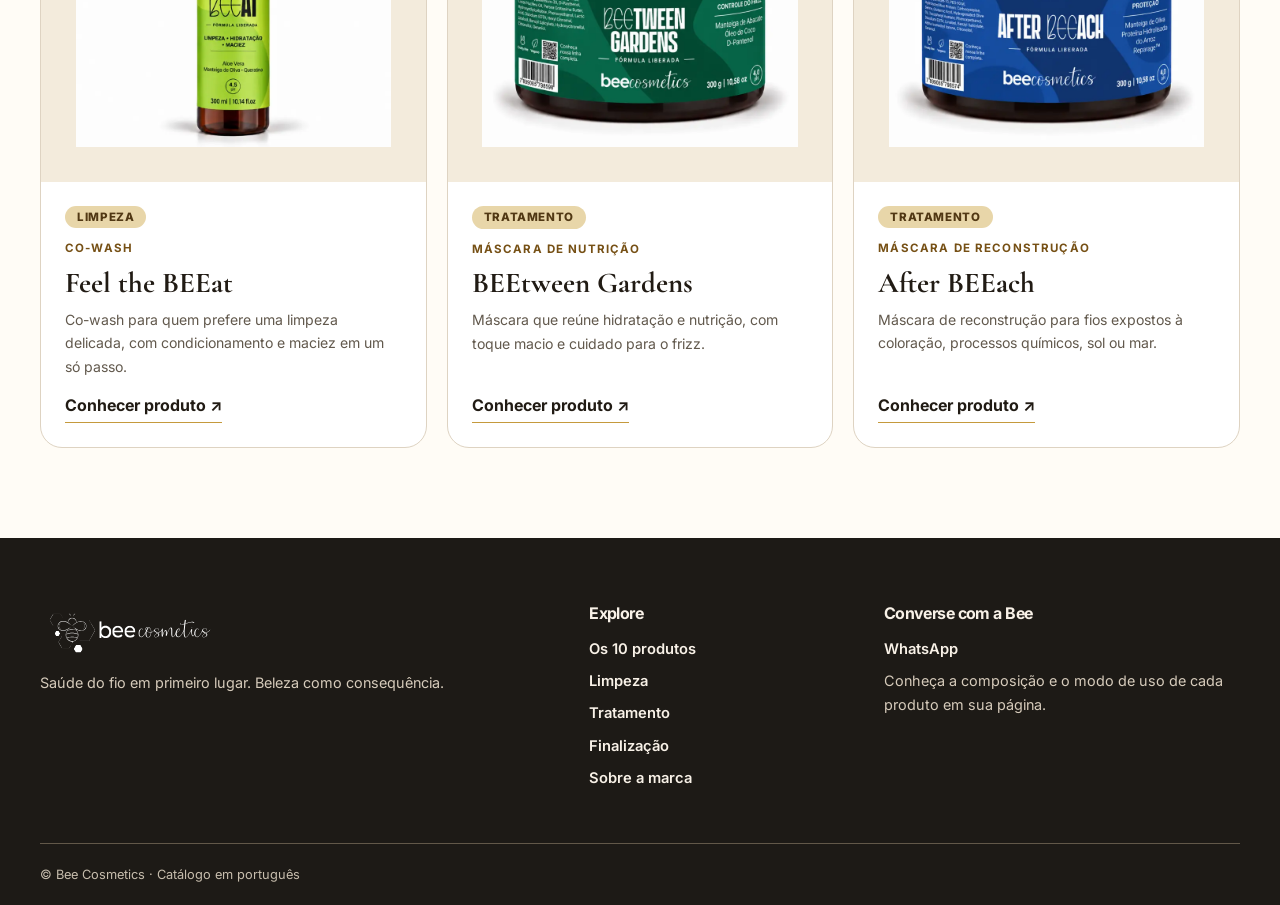
<file: produtos/born-to-bee/index.html>
<!doctype html><html lang="pt-BR"><head><meta charset="utf-8"><meta name="viewport" content="width=device-width,initial-scale=1"><meta name="theme-color" content="#f3ebdc"><title>Born to BEE | Shampoo Sem Sulfato | Bee Cosmetics</title><meta name="description" content="Born to BEE — Shampoo Sem Sulfato. Shampoo de limpeza suave para começar a rotina sem abrir mão da sensação de fios limpos e hidratados. Veja composição informada, modo de uso e produtos relacionados."><link rel="canonical" href="https://beecosmetics.store/produtos/born-to-bee"><meta property="og:locale" content="pt_BR"><meta property="og:type" content="product"><meta property="og:site_name" content="Bee Cosmetics"><meta property="og:title" content="Born to BEE | Shampoo Sem Sulfato | Bee Cosmetics"><meta property="og:description" content="Born to BEE — Shampoo Sem Sulfato. Shampoo de limpeza suave para começar a rotina sem abrir mão da sensação de fios limpos e hidratados. Veja composição informada, modo de uso e produtos relacionados."><meta property="og:url" content="https://beecosmetics.store/produtos/born-to-bee"><meta property="og:image" content="https://beecosmetics.store/products/born-to-bee.webp?v=e6ca03c99c5d"><meta name="twitter:card" content="summary_large_image"><meta name="twitter:title" content="Born to BEE | Shampoo Sem Sulfato | Bee Cosmetics"><meta name="twitter:description" content="Born to BEE — Shampoo Sem Sulfato. Shampoo de limpeza suave para começar a rotina sem abrir mão da sensação de fios limpos e hidratados. Veja composição informada, modo de uso e produtos relacionados."><meta name="twitter:image" content="https://beecosmetics.store/products/born-to-bee.webp?v=e6ca03c99c5d"><link rel="icon" href="/favicon.ico" sizes="any"><link rel="icon" type="image/svg+xml" href="/icons/favicon.svg"><link rel="apple-touch-icon" href="/icons/apple-touch-icon.png"><link rel="manifest" href="/site.webmanifest"><link rel="preconnect" href="https://fonts.googleapis.com"><link rel="preconnect" href="https://fonts.gstatic.com" crossorigin><link href="https://fonts.googleapis.com/css2?family=Cormorant+Garamond:wght@500;600;700&family=Inter:wght@400;500;600;700&display=swap" rel="stylesheet"><link rel="stylesheet" href="/assets/css/site.css"><script type="application/ld+json">[{"@context": "https://schema.org", "@type": "Product", "name": "Born to BEE", "description": "Shampoo de limpeza suave para começar a rotina sem abrir mão da sensação de fios limpos e hidratados.", "image": "https://beecosmetics.store/products/born-to-bee.webp?v=e6ca03c99c5d", "brand": {"@type": "Brand", "name": "Bee Cosmetics"}, "category": "Shampoo Sem Sulfato", "sku": "born-to-bee", "gtin13": "7899085798567"}, {"@context": "https://schema.org", "@type": "BreadcrumbList", "itemListElement": [{"@type": "ListItem", "position": 1, "name": "Início", "item": "https://beecosmetics.store/"}, {"@type": "ListItem", "position": 2, "name": "Produtos", "item": "https://beecosmetics.store/#catalogo"}, {"@type": "ListItem", "position": 3, "name": "Born to BEE", "item": "https://beecosmetics.store/produtos/born-to-bee"}]}, {"@context": "https://schema.org", "@type": "FAQPage", "mainEntity": [{"@type": "Question", "name": "Em que etapa usar Born to BEE?", "acceptedAnswer": {"@type": "Answer", "text": "É a etapa de limpeza com shampoo. Depois do enxágue, escolha uma máscara Bee conforme a necessidade dos fios."}}, {"@type": "Question", "name": "Qual é o pH de Born to BEE?", "acceptedAnswer": {"@type": "Answer", "text": "O pH informado na ficha técnica é 4,5."}}]}]</script></head><body><a class="skip" href="#conteudo">Pular para o conteúdo</a><header class="site-header"><div class="wrap header-inner"><a class="brand" href="/" aria-label="Bee Cosmetics, página inicial"><img src="/logos/bee-logo-official.svg" alt="Bee Cosmetics" width="210" height="55"></a><button class="menu-button" type="button" aria-expanded="false" aria-controls="site-nav" aria-label="Abrir menu">☰</button><nav id="site-nav" aria-label="Navegação principal"><a href="/#catalogo">Produtos</a><a href="/#limpeza">Limpeza</a><a href="/#tratamento">Tratamento</a><a href="/#finalizacao">Finalização</a><a href="/#marca">A marca</a><a href="/#contato">Contato</a></nav></div></header><main id="conteudo"><div class="wrap"><nav class="breadcrumbs" aria-label="Trilha de navegação"><a href="/">Início</a><span aria-hidden="true">/</span><a href="/#catalogo">Produtos</a><span aria-hidden="true">/</span><span aria-current="page">Born to BEE</span></nav></div><section class="product-hero"><div class="wrap product-grid"><div class="product-art"><img src="/products/born-to-bee.webp?v=e6ca03c99c5d" alt="Embalagem de Born to BEE, Shampoo Sem Sulfato" width="650" height="650" fetchpriority="high"></div><div class="product-intro"><span class="eyebrow">Shampoo Sem Sulfato</span><h1>Born to BEE</h1><p class="lead">Born to BEE limpa suavemente o couro cabeludo e prepara os fios para o tratamento. A fórmula combina agentes de limpeza delicados, aloe vera e ingredientes condicionantes para uma lavagem confortável, inclusive em cabelos com curvatura.</p><div class="specs"><span>300 ml / 10.14 fl.oz</span><span>pH 4,5</span><span>Fórmula liberada</span></div><div class="actions"><a class="button gold" href="#onde-comprar">Onde comprar</a><a class="button outline" href="#composicao">Ver composição</a></div></div></div></section><section class="section details"><div class="wrap detail-grid"><div><span class="eyebrow">Conheça a fórmula</span><h2>O cuidado em cada etapa.</h2><p>Shampoo de limpeza suave para começar a rotina sem abrir mão da sensação de fios limpos e hidratados.</p><h3>O que este produto oferece</h3><ul class="benefit-list"><li>Limpeza suave</li><li>Sensação de hidratação</li><li>Desembaraço facilitado</li></ul><h3>Ingredientes e complexos destacados no rótulo</h3><ul class="active-list"><li>Aloe vera</li><li>glicerina</li><li>Hydra Repair (destaque do rótulo)</li></ul></div><div><div class="detail-panel" id="modo-de-uso"><h2>Modo de uso</h2><p>Aplique no cabelo molhado, massageando suavemente o couro cabeludo em movimentos circulares. Enxágue bem e repita, se necessário. O rótulo sugere continuar com Feel the BEEat ou BEEtween Gardens.</p></div><div class="detail-panel" id="composicao"><h2>Composição em português</h2><p>Água deionizada, Lauril sulfosuccinato dissódico, Cocamidopropil betaína, Dietanolamida de ácidos graxos de coco, Fragrância, Poliquatérnio-39, Hidroxietilureia, Extrato de folha de aloe vera, Cloreto de guar hidroxipropiltrimônio, Distearato de PEG-150, Poliquatérnio-22, Poliquatérnio-55, Poliquatérnio-47, Éter metilglucose de PPG-20, Glicerina, Álcool benzílico, Clorfenesina, EDTA dissódico, Metilcloroisotiazolinona, Metilisotiazolinona, Hexil cinamal, Salicilato de benzila, Linalol, Geraniol.</p><details class="inci"><summary>Ver nomenclatura INCI</summary><p>Deionized Water, Disodium Laureth Sulfosuccinate, Cocamidopropyl Betaine, Cocamide DEA, Fragrance, Polyquaternium-39, Hydroxyethyl Urea, Aloe Barbadensis Leaf Extract, Guar Hydroxypropyl Trimonium Chloride, PEG-150 Distearate, Polyquaternium-22, Polyquaternium-55, Polyquaternium-47, PPG-20 Methylglucose Ether, Glycerin, Benzyl Alcohol, Chlorphenesin, Disodium EDTA, Methylchloroisothiazolinone, Methylisothiazolinone, Hexyl Cinnamal, Benzyl Salicylate, Linalool, Geraniol.</p></details></div><div class="detail-panel identification"><h2>Identificação do produto</h2><dl><div><dt>Processo Anvisa</dt><dd>25351.459676/2022-71</dd></div><div><dt>Código de barras (EAN-13)</dt><dd>7899085798567</dd></div></dl></div></div></div></section><section class="section faq"><div class="wrap narrow"><span class="eyebrow">Dúvidas frequentes</span><h2>Sobre Born to BEE</h2><details><summary>Em que etapa usar Born to BEE?</summary><p>É a etapa de limpeza com shampoo. Depois do enxágue, escolha uma máscara Bee conforme a necessidade dos fios.</p></details><details><summary>Qual é o pH de Born to BEE?</summary><p>O pH informado na ficha técnica é 4,5.</p></details></div></section><section id="onde-comprar" class="section buy"><div class="wrap"><span class="eyebrow">Onde comprar</span><h2>Leve Born to BEE para sua rotina.</h2><p>Os botões abrem uma busca com o nome deste produto em cada marketplace. Confira vendedor, embalagem, preço e disponibilidade antes de comprar.</p><div class="actions"><a class="button dark" href="https://www.amazon.com.br/s?k=Bee%20Cosmetics%20Born%20to%20BEE%20Shampoo%20Sem%20Sulfato%20cachos%20cabelo%20cacheado" target="_blank" rel="noopener noreferrer">Buscar na Amazon</a><a class="button outline" href="https://lista.mercadolivre.com.br/bee-cosmetics-born-to-bee-shampoo-sem-sulfato-cachos-cabelo-cacheado" target="_blank" rel="noopener noreferrer">Buscar no Mercado Livre</a><a class="button outline" href="https://shopee.com.br/search?keyword=Bee%20Cosmetics%20Born%20to%20BEE%20Shampoo%20Sem%20Sulfato%20cachos%20cabelo%20cacheado" target="_blank" rel="noopener noreferrer">Buscar na Shopee</a></div></div></section><section class="section"><div class="wrap"><div class="section-heading"><span class="eyebrow">Continue explorando</span><h2>Combine com outros cuidados.</h2></div><div class="cards related"><article class="card"><a class="card-image" href="/produtos/feel-the-beeat" aria-label="Conhecer Feel the BEEat"><img src="/products/feel-the-beeat.webp?v=582f70bc53d2" alt="Embalagem de Feel the BEEat, Co-Wash" loading="lazy" width="480" height="480"></a><div class="card-content"><span class="stage-tag">Limpeza</span><span class="eyebrow">Co-Wash</span><h3><a href="/produtos/feel-the-beeat">Feel the BEEat</a></h3><p>Co-wash para quem prefere uma limpeza delicada, com condicionamento e maciez em um só passo.</p><a class="text-link" href="/produtos/feel-the-beeat">Conhecer produto <span aria-hidden="true">↗</span></a></div></article><article class="card"><a class="card-image" href="/produtos/beetween-gardens" aria-label="Conhecer BEEtween Gardens"><img src="/products/beetween-gardens.webp?v=7ed1cafa1b5b" alt="Embalagem de BEEtween Gardens, Máscara de Nutrição" loading="lazy" width="480" height="480"></a><div class="card-content"><span class="stage-tag">Tratamento</span><span class="eyebrow">Máscara de Nutrição</span><h3><a href="/produtos/beetween-gardens">BEEtween Gardens</a></h3><p>Máscara que reúne hidratação e nutrição, com toque macio e cuidado para o frizz.</p><a class="text-link" href="/produtos/beetween-gardens">Conhecer produto <span aria-hidden="true">↗</span></a></div></article><article class="card"><a class="card-image" href="/produtos/after-beeach" aria-label="Conhecer After BEEach"><img src="/products/after-beeach.webp?v=9d555419d6a1" alt="Embalagem de After BEEach, Máscara de Reconstrução" loading="lazy" width="480" height="480"></a><div class="card-content"><span class="stage-tag">Tratamento</span><span class="eyebrow">Máscara de Reconstrução</span><h3><a href="/produtos/after-beeach">After BEEach</a></h3><p>Máscara de reconstrução para fios expostos à coloração, processos químicos, sol ou mar.</p><a class="text-link" href="/produtos/after-beeach">Conhecer produto <span aria-hidden="true">↗</span></a></div></article></div></div></section></main><footer id="contato"><div class="wrap footer-grid"><div><img src="/logos/bee-logo-footer.svg" alt="Bee Cosmetics" width="180" height="60"><p>Saúde do fio em primeiro lugar. Beleza como consequência.</p></div><div><h2>Explore</h2><a href="/#catalogo">Os 10 produtos</a><a href="/#limpeza">Limpeza</a><a href="/#tratamento">Tratamento</a><a href="/#finalizacao">Finalização</a><a href="/#marca">Sobre a marca</a></div><div><h2>Converse com a Bee</h2><a href="https://wa.me/5511992690486" target="_blank" rel="noopener noreferrer">WhatsApp</a><p>Conheça a composição e o modo de uso de cada produto em sua página.</p></div></div><div class="wrap footer-bottom">© Bee Cosmetics · Catálogo em português</div></footer><script src="/assets/js/site.js" defer></script></body></html>
</file>
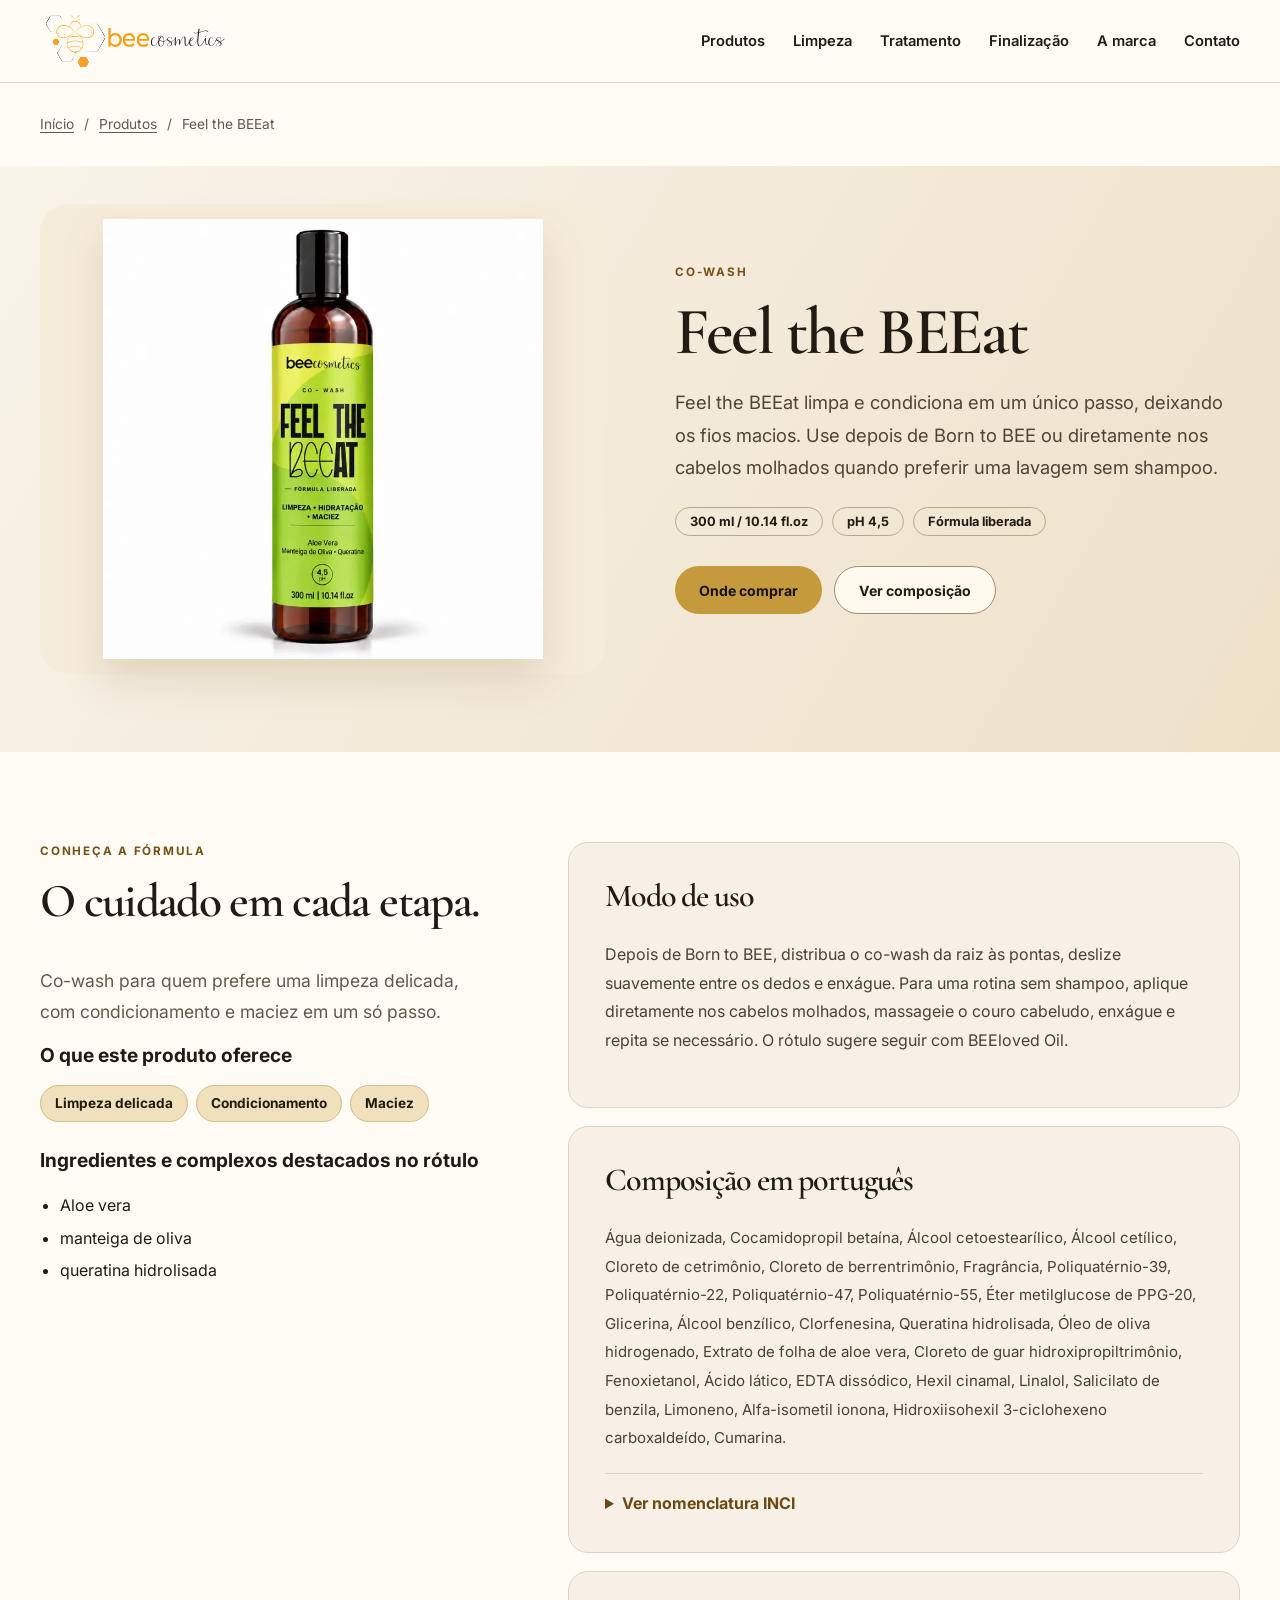
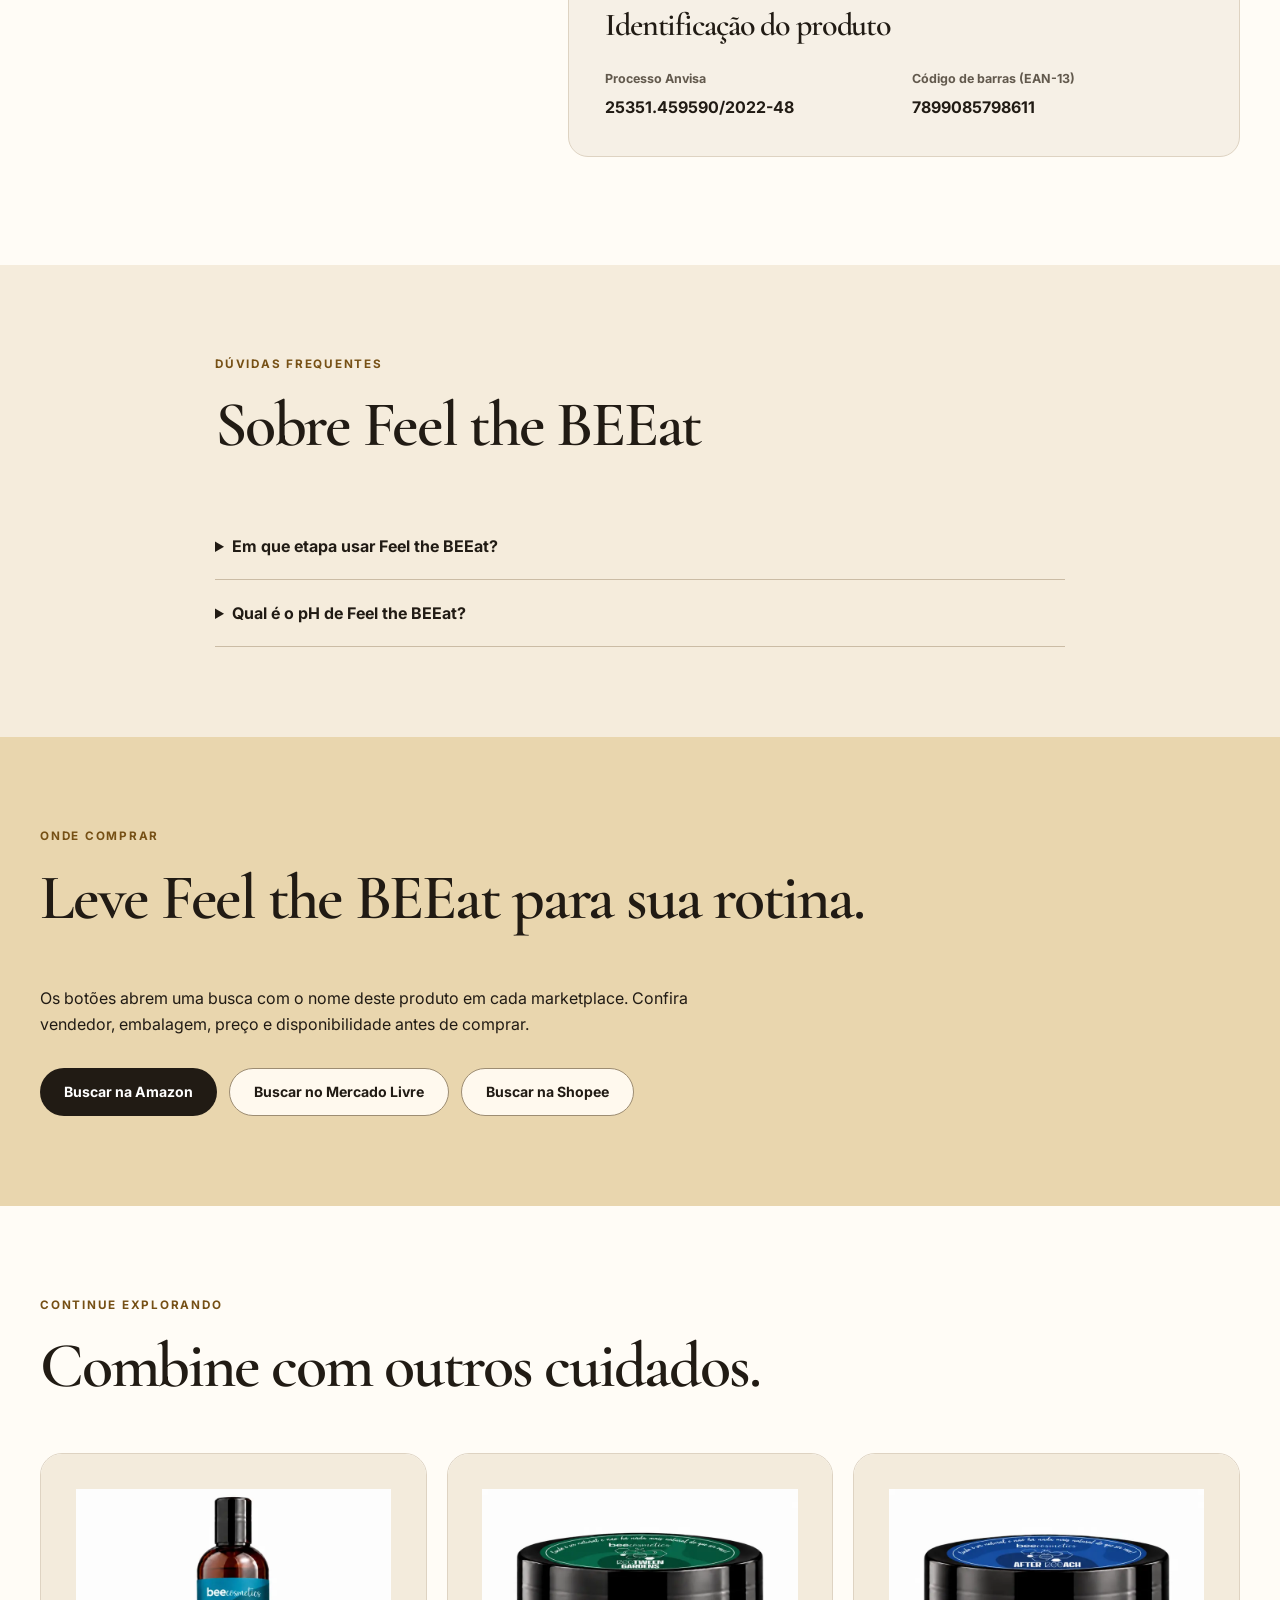
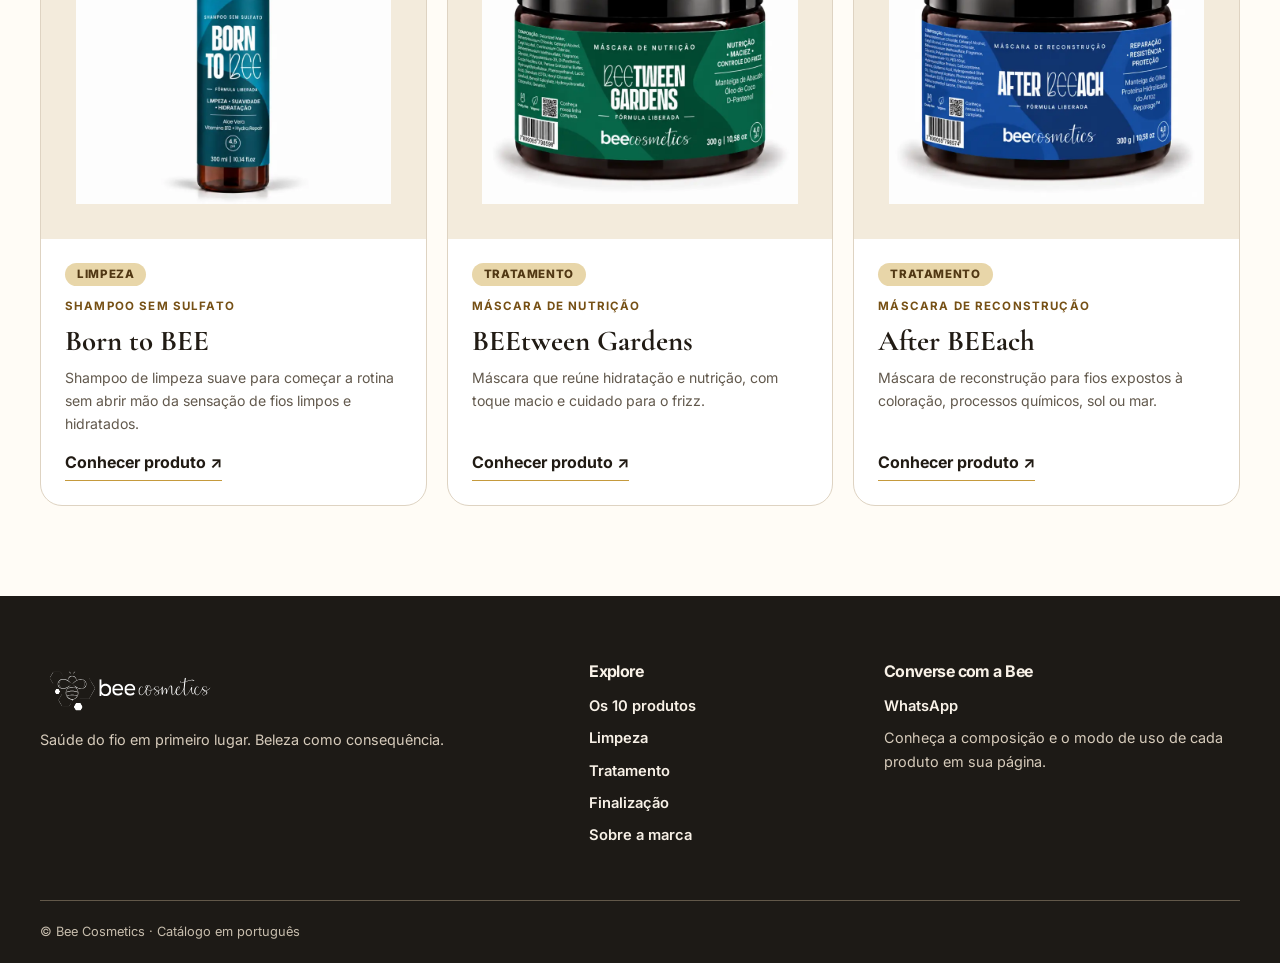
<file: produtos/feel-the-beeat/index.html>
<!doctype html><html lang="pt-BR"><head><meta charset="utf-8"><meta name="viewport" content="width=device-width,initial-scale=1"><meta name="theme-color" content="#f3ebdc"><title>Feel the BEEat | Co-Wash | Bee Cosmetics</title><meta name="description" content="Feel the BEEat — Co-Wash. Co-wash para quem prefere uma limpeza delicada, com condicionamento e maciez em um só passo. Veja composição informada, modo de uso e produtos relacionados."><link rel="canonical" href="https://beecosmetics.store/produtos/feel-the-beeat"><meta property="og:locale" content="pt_BR"><meta property="og:type" content="product"><meta property="og:site_name" content="Bee Cosmetics"><meta property="og:title" content="Feel the BEEat | Co-Wash | Bee Cosmetics"><meta property="og:description" content="Feel the BEEat — Co-Wash. Co-wash para quem prefere uma limpeza delicada, com condicionamento e maciez em um só passo. Veja composição informada, modo de uso e produtos relacionados."><meta property="og:url" content="https://beecosmetics.store/produtos/feel-the-beeat"><meta property="og:image" content="https://beecosmetics.store/products/feel-the-beeat.webp?v=582f70bc53d2"><meta name="twitter:card" content="summary_large_image"><meta name="twitter:title" content="Feel the BEEat | Co-Wash | Bee Cosmetics"><meta name="twitter:description" content="Feel the BEEat — Co-Wash. Co-wash para quem prefere uma limpeza delicada, com condicionamento e maciez em um só passo. Veja composição informada, modo de uso e produtos relacionados."><meta name="twitter:image" content="https://beecosmetics.store/products/feel-the-beeat.webp?v=582f70bc53d2"><link rel="icon" href="/favicon.ico" sizes="any"><link rel="icon" type="image/svg+xml" href="/icons/favicon.svg"><link rel="apple-touch-icon" href="/icons/apple-touch-icon.png"><link rel="manifest" href="/site.webmanifest"><link rel="preconnect" href="https://fonts.googleapis.com"><link rel="preconnect" href="https://fonts.gstatic.com" crossorigin><link href="https://fonts.googleapis.com/css2?family=Cormorant+Garamond:wght@500;600;700&family=Inter:wght@400;500;600;700&display=swap" rel="stylesheet"><link rel="stylesheet" href="/assets/css/site.css"><script type="application/ld+json">[{"@context": "https://schema.org", "@type": "Product", "name": "Feel the BEEat", "description": "Co-wash para quem prefere uma limpeza delicada, com condicionamento e maciez em um só passo.", "image": "https://beecosmetics.store/products/feel-the-beeat.webp?v=582f70bc53d2", "brand": {"@type": "Brand", "name": "Bee Cosmetics"}, "category": "Co-Wash", "sku": "feel-the-beeat", "gtin13": "7899085798611"}, {"@context": "https://schema.org", "@type": "BreadcrumbList", "itemListElement": [{"@type": "ListItem", "position": 1, "name": "Início", "item": "https://beecosmetics.store/"}, {"@type": "ListItem", "position": 2, "name": "Produtos", "item": "https://beecosmetics.store/#catalogo"}, {"@type": "ListItem", "position": 3, "name": "Feel the BEEat", "item": "https://beecosmetics.store/produtos/feel-the-beeat"}]}, {"@context": "https://schema.org", "@type": "FAQPage", "mainEntity": [{"@type": "Question", "name": "Em que etapa usar Feel the BEEat?", "acceptedAnswer": {"@type": "Answer", "text": "É uma opção de limpeza e condicionamento. Pode complementar Born to BEE ou ser usado sozinho em uma lavagem sem shampoo."}}, {"@type": "Question", "name": "Qual é o pH de Feel the BEEat?", "acceptedAnswer": {"@type": "Answer", "text": "O pH informado na ficha técnica é 4,5."}}]}]</script></head><body><a class="skip" href="#conteudo">Pular para o conteúdo</a><header class="site-header"><div class="wrap header-inner"><a class="brand" href="/" aria-label="Bee Cosmetics, página inicial"><img src="/logos/bee-logo-official.svg" alt="Bee Cosmetics" width="210" height="55"></a><button class="menu-button" type="button" aria-expanded="false" aria-controls="site-nav" aria-label="Abrir menu">☰</button><nav id="site-nav" aria-label="Navegação principal"><a href="/#catalogo">Produtos</a><a href="/#limpeza">Limpeza</a><a href="/#tratamento">Tratamento</a><a href="/#finalizacao">Finalização</a><a href="/#marca">A marca</a><a href="/#contato">Contato</a></nav></div></header><main id="conteudo"><div class="wrap"><nav class="breadcrumbs" aria-label="Trilha de navegação"><a href="/">Início</a><span aria-hidden="true">/</span><a href="/#catalogo">Produtos</a><span aria-hidden="true">/</span><span aria-current="page">Feel the BEEat</span></nav></div><section class="product-hero"><div class="wrap product-grid"><div class="product-art"><img src="/products/feel-the-beeat.webp?v=582f70bc53d2" alt="Embalagem de Feel the BEEat, Co-Wash" width="650" height="650" fetchpriority="high"></div><div class="product-intro"><span class="eyebrow">Co-Wash</span><h1>Feel the BEEat</h1><p class="lead">Feel the BEEat limpa e condiciona em um único passo, deixando os fios macios. Use depois de Born to BEE ou diretamente nos cabelos molhados quando preferir uma lavagem sem shampoo.</p><div class="specs"><span>300 ml / 10.14 fl.oz</span><span>pH 4,5</span><span>Fórmula liberada</span></div><div class="actions"><a class="button gold" href="#onde-comprar">Onde comprar</a><a class="button outline" href="#composicao">Ver composição</a></div></div></div></section><section class="section details"><div class="wrap detail-grid"><div><span class="eyebrow">Conheça a fórmula</span><h2>O cuidado em cada etapa.</h2><p>Co-wash para quem prefere uma limpeza delicada, com condicionamento e maciez em um só passo.</p><h3>O que este produto oferece</h3><ul class="benefit-list"><li>Limpeza delicada</li><li>Condicionamento</li><li>Maciez</li></ul><h3>Ingredientes e complexos destacados no rótulo</h3><ul class="active-list"><li>Aloe vera</li><li>manteiga de oliva</li><li>queratina hidrolisada</li></ul></div><div><div class="detail-panel" id="modo-de-uso"><h2>Modo de uso</h2><p>Depois de Born to BEE, distribua o co-wash da raiz às pontas, deslize suavemente entre os dedos e enxágue. Para uma rotina sem shampoo, aplique diretamente nos cabelos molhados, massageie o couro cabeludo, enxágue e repita se necessário. O rótulo sugere seguir com BEEloved Oil.</p></div><div class="detail-panel" id="composicao"><h2>Composição em português</h2><p>Água deionizada, Cocamidopropil betaína, Álcool cetoestearílico, Álcool cetílico, Cloreto de cetrimônio, Cloreto de berrentrimônio, Fragrância, Poliquatérnio-39, Poliquatérnio-22, Poliquatérnio-47, Poliquatérnio-55, Éter metilglucose de PPG-20, Glicerina, Álcool benzílico, Clorfenesina, Queratina hidrolisada, Óleo de oliva hidrogenado, Extrato de folha de aloe vera, Cloreto de guar hidroxipropiltrimônio, Fenoxietanol, Ácido lático, EDTA dissódico, Hexil cinamal, Linalol, Salicilato de benzila, Limoneno, Alfa-isometil ionona, Hidroxiisohexil 3-ciclohexeno carboxaldeído, Cumarina.</p><details class="inci"><summary>Ver nomenclatura INCI</summary><p>Deionized Water, Cocamidopropyl Betaine, Cetearyl Alcohol, Cetyl Alcohol, Cetrimonium Chloride, Behentrimonium Chloride, Fragrance, Polyquaternium-39, Polyquaternium-22, Polyquaternium-47, Polyquaternium-55, PPG-20 Methylglucose Ether, Glycerin, Benzyl Alcohol, Chlorphenesin, Hydrolyzed Keratin, Hydrogenated Olive Oil, Aloe Barbadensis Leaf Extract, Guar Hydroxypropyl Trimonium Chloride, Phenoxyethanol, Lactic Acid, Disodium EDTA, Hexyl Cinnamal, Linalool, Benzyl Salicylate, Limonene, Alpha Isomethyl Ionone, Hydroxyisohexyl 3 Cyclohexene Carboxaldehyde, Coumarin.</p></details></div><div class="detail-panel identification"><h2>Identificação do produto</h2><dl><div><dt>Processo Anvisa</dt><dd>25351.459590/2022-48</dd></div><div><dt>Código de barras (EAN-13)</dt><dd>7899085798611</dd></div></dl></div></div></div></section><section class="section faq"><div class="wrap narrow"><span class="eyebrow">Dúvidas frequentes</span><h2>Sobre Feel the BEEat</h2><details><summary>Em que etapa usar Feel the BEEat?</summary><p>É uma opção de limpeza e condicionamento. Pode complementar Born to BEE ou ser usado sozinho em uma lavagem sem shampoo.</p></details><details><summary>Qual é o pH de Feel the BEEat?</summary><p>O pH informado na ficha técnica é 4,5.</p></details></div></section><section id="onde-comprar" class="section buy"><div class="wrap"><span class="eyebrow">Onde comprar</span><h2>Leve Feel the BEEat para sua rotina.</h2><p>Os botões abrem uma busca com o nome deste produto em cada marketplace. Confira vendedor, embalagem, preço e disponibilidade antes de comprar.</p><div class="actions"><a class="button dark" href="https://www.amazon.com.br/s?k=Bee%20Cosmetics%20Feel%20the%20BEEat%20Co-Wash%20cachos%20cabelo%20cacheado" target="_blank" rel="noopener noreferrer">Buscar na Amazon</a><a class="button outline" href="https://lista.mercadolivre.com.br/bee-cosmetics-feel-the-beeat-co-wash-cachos-cabelo-cacheado" target="_blank" rel="noopener noreferrer">Buscar no Mercado Livre</a><a class="button outline" href="https://shopee.com.br/search?keyword=Bee%20Cosmetics%20Feel%20the%20BEEat%20Co-Wash%20cachos%20cabelo%20cacheado" target="_blank" rel="noopener noreferrer">Buscar na Shopee</a></div></div></section><section class="section"><div class="wrap"><div class="section-heading"><span class="eyebrow">Continue explorando</span><h2>Combine com outros cuidados.</h2></div><div class="cards related"><article class="card"><a class="card-image" href="/produtos/born-to-bee" aria-label="Conhecer Born to BEE"><img src="/products/born-to-bee.webp?v=e6ca03c99c5d" alt="Embalagem de Born to BEE, Shampoo Sem Sulfato" loading="lazy" width="480" height="480"></a><div class="card-content"><span class="stage-tag">Limpeza</span><span class="eyebrow">Shampoo Sem Sulfato</span><h3><a href="/produtos/born-to-bee">Born to BEE</a></h3><p>Shampoo de limpeza suave para começar a rotina sem abrir mão da sensação de fios limpos e hidratados.</p><a class="text-link" href="/produtos/born-to-bee">Conhecer produto <span aria-hidden="true">↗</span></a></div></article><article class="card"><a class="card-image" href="/produtos/beetween-gardens" aria-label="Conhecer BEEtween Gardens"><img src="/products/beetween-gardens.webp?v=7ed1cafa1b5b" alt="Embalagem de BEEtween Gardens, Máscara de Nutrição" loading="lazy" width="480" height="480"></a><div class="card-content"><span class="stage-tag">Tratamento</span><span class="eyebrow">Máscara de Nutrição</span><h3><a href="/produtos/beetween-gardens">BEEtween Gardens</a></h3><p>Máscara que reúne hidratação e nutrição, com toque macio e cuidado para o frizz.</p><a class="text-link" href="/produtos/beetween-gardens">Conhecer produto <span aria-hidden="true">↗</span></a></div></article><article class="card"><a class="card-image" href="/produtos/after-beeach" aria-label="Conhecer After BEEach"><img src="/products/after-beeach.webp?v=9d555419d6a1" alt="Embalagem de After BEEach, Máscara de Reconstrução" loading="lazy" width="480" height="480"></a><div class="card-content"><span class="stage-tag">Tratamento</span><span class="eyebrow">Máscara de Reconstrução</span><h3><a href="/produtos/after-beeach">After BEEach</a></h3><p>Máscara de reconstrução para fios expostos à coloração, processos químicos, sol ou mar.</p><a class="text-link" href="/produtos/after-beeach">Conhecer produto <span aria-hidden="true">↗</span></a></div></article></div></div></section></main><footer id="contato"><div class="wrap footer-grid"><div><img src="/logos/bee-logo-footer.svg" alt="Bee Cosmetics" width="180" height="60"><p>Saúde do fio em primeiro lugar. Beleza como consequência.</p></div><div><h2>Explore</h2><a href="/#catalogo">Os 10 produtos</a><a href="/#limpeza">Limpeza</a><a href="/#tratamento">Tratamento</a><a href="/#finalizacao">Finalização</a><a href="/#marca">Sobre a marca</a></div><div><h2>Converse com a Bee</h2><a href="https://wa.me/5511992690486" target="_blank" rel="noopener noreferrer">WhatsApp</a><p>Conheça a composição e o modo de uso de cada produto em sua página.</p></div></div><div class="wrap footer-bottom">© Bee Cosmetics · Catálogo em português</div></footer><script src="/assets/js/site.js" defer></script></body></html>
</file>
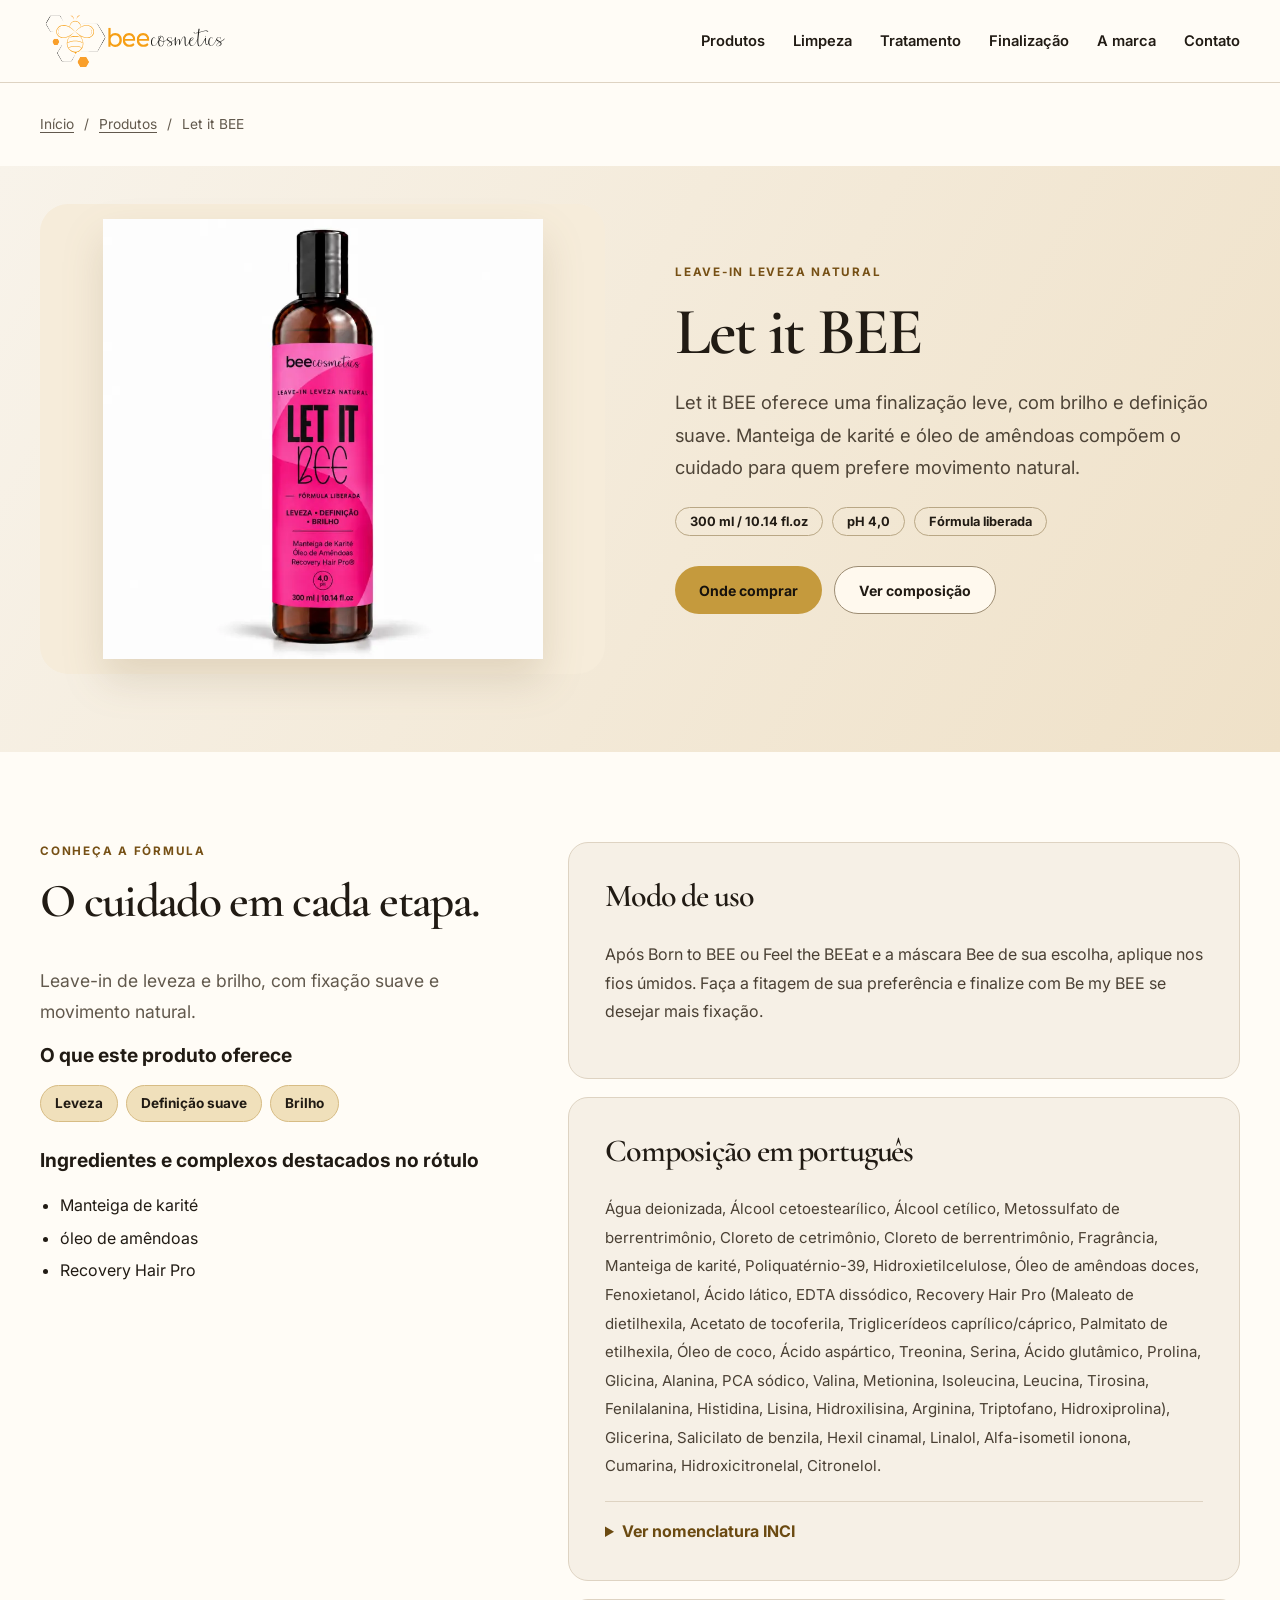
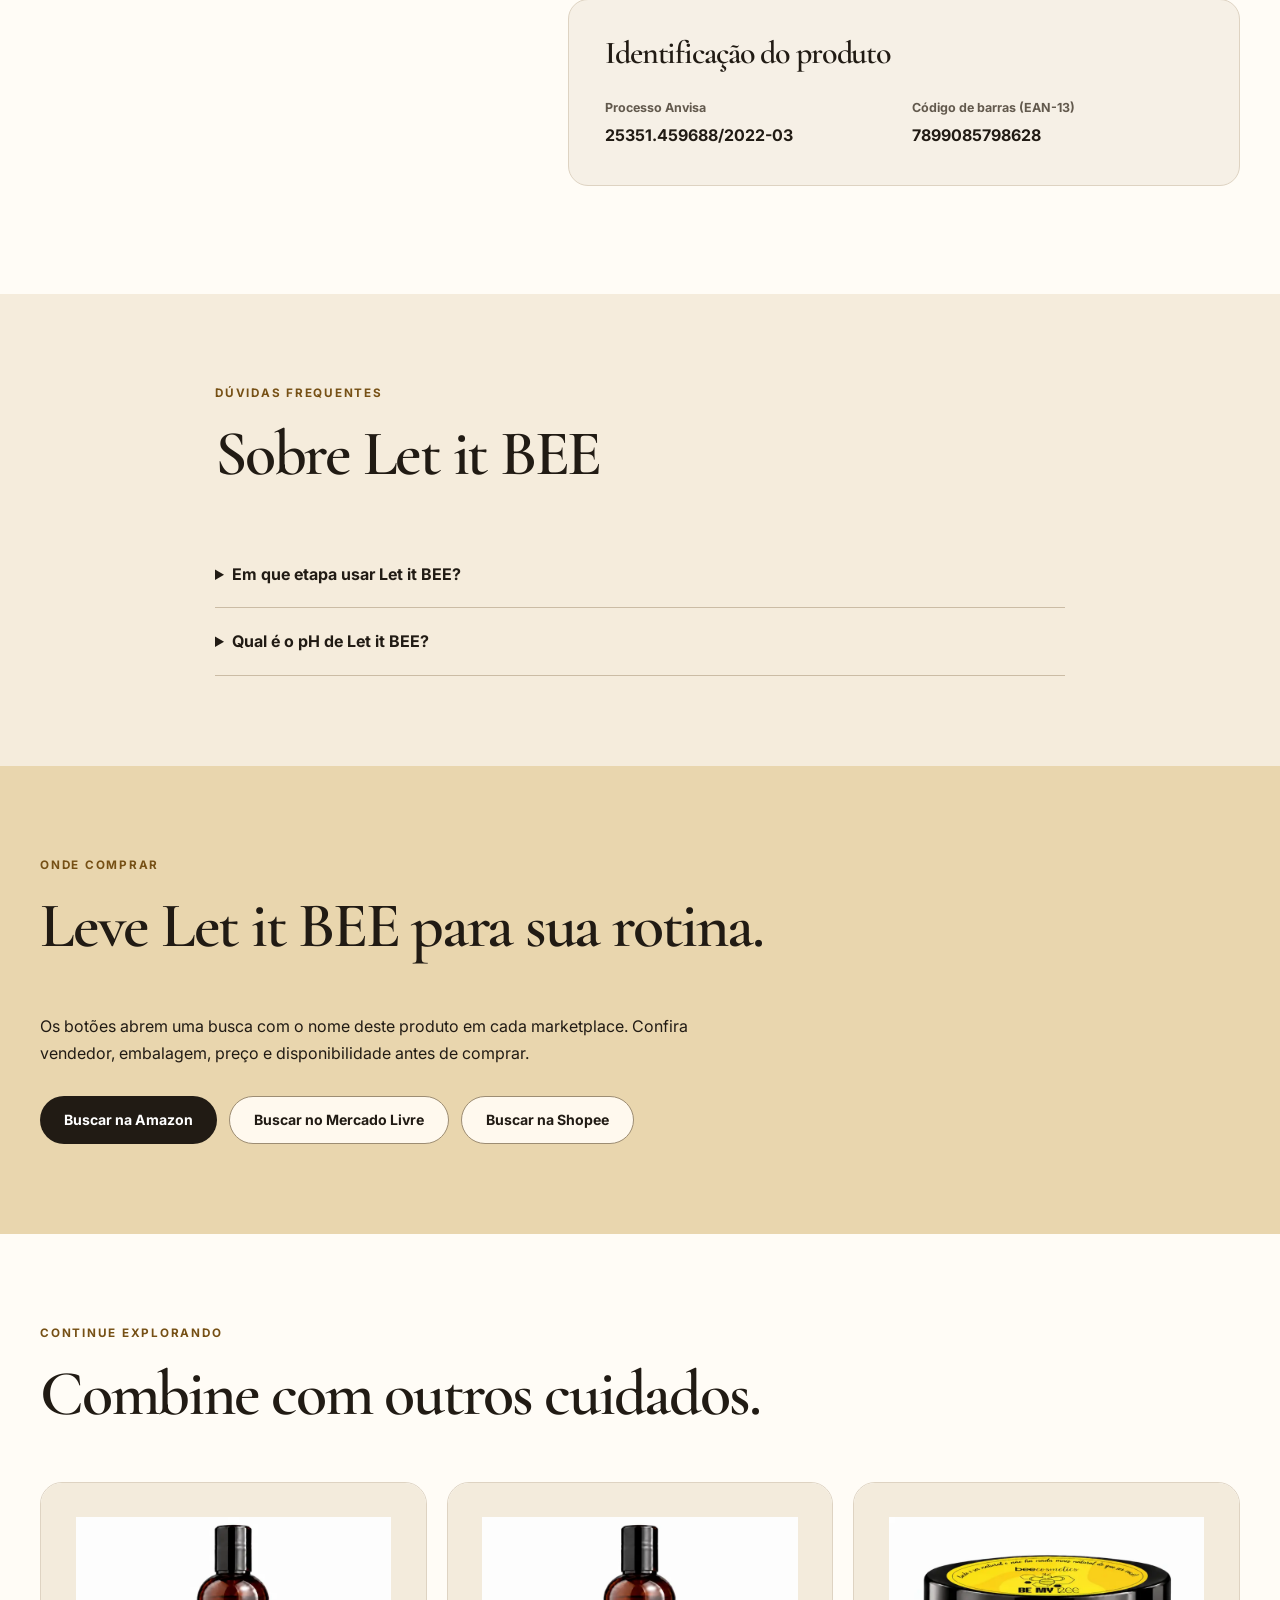
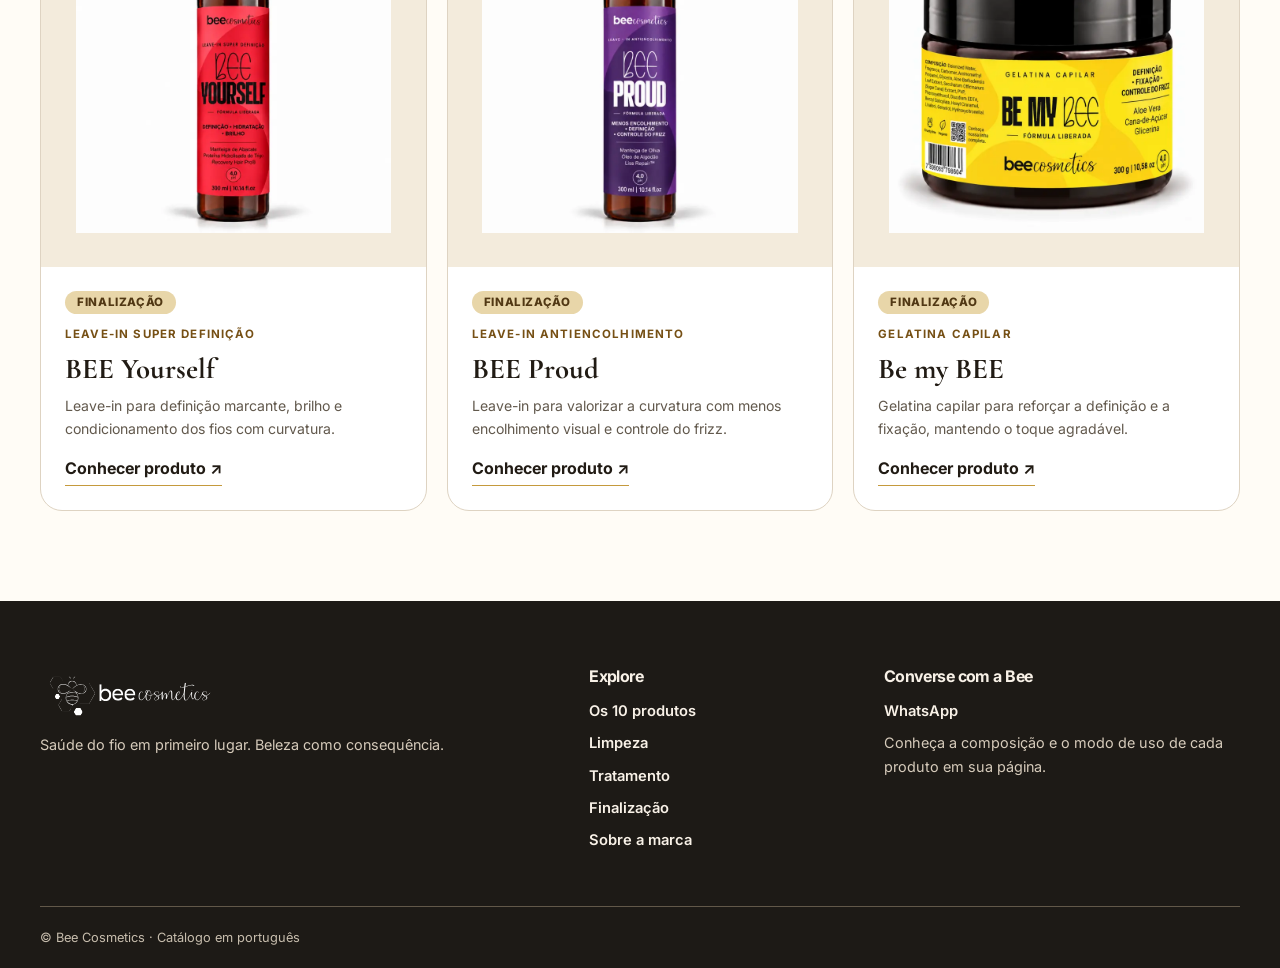
<file: produtos/let-it-bee/index.html>
<!doctype html><html lang="pt-BR"><head><meta charset="utf-8"><meta name="viewport" content="width=device-width,initial-scale=1"><meta name="theme-color" content="#f3ebdc"><title>Let it BEE | Leave-in Leveza Natural | Bee Cosmetics</title><meta name="description" content="Let it BEE — Leave-in Leveza Natural. Leave-in de leveza e brilho, com fixação suave e movimento natural. Veja composição informada, modo de uso e produtos relacionados."><link rel="canonical" href="https://beecosmetics.store/produtos/let-it-bee"><meta property="og:locale" content="pt_BR"><meta property="og:type" content="product"><meta property="og:site_name" content="Bee Cosmetics"><meta property="og:title" content="Let it BEE | Leave-in Leveza Natural | Bee Cosmetics"><meta property="og:description" content="Let it BEE — Leave-in Leveza Natural. Leave-in de leveza e brilho, com fixação suave e movimento natural. Veja composição informada, modo de uso e produtos relacionados."><meta property="og:url" content="https://beecosmetics.store/produtos/let-it-bee"><meta property="og:image" content="https://beecosmetics.store/products/let-it-bee.webp?v=34e424e54daf"><meta name="twitter:card" content="summary_large_image"><meta name="twitter:title" content="Let it BEE | Leave-in Leveza Natural | Bee Cosmetics"><meta name="twitter:description" content="Let it BEE — Leave-in Leveza Natural. Leave-in de leveza e brilho, com fixação suave e movimento natural. Veja composição informada, modo de uso e produtos relacionados."><meta name="twitter:image" content="https://beecosmetics.store/products/let-it-bee.webp?v=34e424e54daf"><link rel="icon" href="/favicon.ico" sizes="any"><link rel="icon" type="image/svg+xml" href="/icons/favicon.svg"><link rel="apple-touch-icon" href="/icons/apple-touch-icon.png"><link rel="manifest" href="/site.webmanifest"><link rel="preconnect" href="https://fonts.googleapis.com"><link rel="preconnect" href="https://fonts.gstatic.com" crossorigin><link href="https://fonts.googleapis.com/css2?family=Cormorant+Garamond:wght@500;600;700&family=Inter:wght@400;500;600;700&display=swap" rel="stylesheet"><link rel="stylesheet" href="/assets/css/site.css"><script type="application/ld+json">[{"@context": "https://schema.org", "@type": "Product", "name": "Let it BEE", "description": "Leave-in de leveza e brilho, com fixação suave e movimento natural.", "image": "https://beecosmetics.store/products/let-it-bee.webp?v=34e424e54daf", "brand": {"@type": "Brand", "name": "Bee Cosmetics"}, "category": "Leave-in Leveza Natural", "sku": "let-it-bee", "gtin13": "7899085798628"}, {"@context": "https://schema.org", "@type": "BreadcrumbList", "itemListElement": [{"@type": "ListItem", "position": 1, "name": "Início", "item": "https://beecosmetics.store/"}, {"@type": "ListItem", "position": 2, "name": "Produtos", "item": "https://beecosmetics.store/#catalogo"}, {"@type": "ListItem", "position": 3, "name": "Let it BEE", "item": "https://beecosmetics.store/produtos/let-it-bee"}]}, {"@context": "https://schema.org", "@type": "FAQPage", "mainEntity": [{"@type": "Question", "name": "Em que etapa usar Let it BEE?", "acceptedAnswer": {"@type": "Answer", "text": "É uma etapa de finalização. Aplique após a lavagem e o tratamento, conforme o modo de uso."}}, {"@type": "Question", "name": "Qual é o pH de Let it BEE?", "acceptedAnswer": {"@type": "Answer", "text": "O pH informado na ficha técnica é 4,0."}}]}]</script></head><body><a class="skip" href="#conteudo">Pular para o conteúdo</a><header class="site-header"><div class="wrap header-inner"><a class="brand" href="/" aria-label="Bee Cosmetics, página inicial"><img src="/logos/bee-logo-official.svg" alt="Bee Cosmetics" width="210" height="55"></a><button class="menu-button" type="button" aria-expanded="false" aria-controls="site-nav" aria-label="Abrir menu">☰</button><nav id="site-nav" aria-label="Navegação principal"><a href="/#catalogo">Produtos</a><a href="/#limpeza">Limpeza</a><a href="/#tratamento">Tratamento</a><a href="/#finalizacao">Finalização</a><a href="/#marca">A marca</a><a href="/#contato">Contato</a></nav></div></header><main id="conteudo"><div class="wrap"><nav class="breadcrumbs" aria-label="Trilha de navegação"><a href="/">Início</a><span aria-hidden="true">/</span><a href="/#catalogo">Produtos</a><span aria-hidden="true">/</span><span aria-current="page">Let it BEE</span></nav></div><section class="product-hero"><div class="wrap product-grid"><div class="product-art"><img src="/products/let-it-bee.webp?v=34e424e54daf" alt="Embalagem de Let it BEE, Leave-in Leveza Natural" width="650" height="650" fetchpriority="high"></div><div class="product-intro"><span class="eyebrow">Leave-in Leveza Natural</span><h1>Let it BEE</h1><p class="lead">Let it BEE oferece uma finalização leve, com brilho e definição suave. Manteiga de karité e óleo de amêndoas compõem o cuidado para quem prefere movimento natural.</p><div class="specs"><span>300 ml / 10.14 fl.oz</span><span>pH 4,0</span><span>Fórmula liberada</span></div><div class="actions"><a class="button gold" href="#onde-comprar">Onde comprar</a><a class="button outline" href="#composicao">Ver composição</a></div></div></div></section><section class="section details"><div class="wrap detail-grid"><div><span class="eyebrow">Conheça a fórmula</span><h2>O cuidado em cada etapa.</h2><p>Leave-in de leveza e brilho, com fixação suave e movimento natural.</p><h3>O que este produto oferece</h3><ul class="benefit-list"><li>Leveza</li><li>Definição suave</li><li>Brilho</li></ul><h3>Ingredientes e complexos destacados no rótulo</h3><ul class="active-list"><li>Manteiga de karité</li><li>óleo de amêndoas</li><li>Recovery Hair Pro</li></ul></div><div><div class="detail-panel" id="modo-de-uso"><h2>Modo de uso</h2><p>Após Born to BEE ou Feel the BEEat e a máscara Bee de sua escolha, aplique nos fios úmidos. Faça a fitagem de sua preferência e finalize com Be my BEE se desejar mais fixação.</p></div><div class="detail-panel" id="composicao"><h2>Composição em português</h2><p>Água deionizada, Álcool cetoestearílico, Álcool cetílico, Metossulfato de berrentrimônio, Cloreto de cetrimônio, Cloreto de berrentrimônio, Fragrância, Manteiga de karité, Poliquatérnio-39, Hidroxietilcelulose, Óleo de amêndoas doces, Fenoxietanol, Ácido lático, EDTA dissódico, Recovery Hair Pro (Maleato de dietilhexila, Acetato de tocoferila, Triglicerídeos caprílico/cáprico, Palmitato de etilhexila, Óleo de coco, Ácido aspártico, Treonina, Serina, Ácido glutâmico, Prolina, Glicina, Alanina, PCA sódico, Valina, Metionina, Isoleucina, Leucina, Tirosina, Fenilalanina, Histidina, Lisina, Hidroxilisina, Arginina, Triptofano, Hidroxiprolina), Glicerina, Salicilato de benzila, Hexil cinamal, Linalol, Alfa-isometil ionona, Cumarina, Hidroxicitronelal, Citronelol.</p><details class="inci"><summary>Ver nomenclatura INCI</summary><p>Deionized Water, Cetearyl Alcohol, Cetyl Alcohol, Behentrimonium Methosulfate, Cetrimonium Chloride, Behentrimonium Chloride, Fragrance, Butyrospermum Parkii Butter, Polyquaternium-39, Hydroxyethylcellulose, Prunus Amygdalus Dulcis Oil, Phenoxyethanol, Lactic Acid, Disodium EDTA, Recovery Hair Pro (Diethylhexyl Maleate, Tocopheryl Acetate, Caprylic Capric Triglyceride, Ethylhexyl Palmitate, Cocos Nucifera Oil, Aspartic Acid, Threonine, Serine, Glutamic Acid, Proline, Glycine, Alanine, Sodium PCA, Valine, Methionine, Isoleucine, Leucine, Tyrosine, Phenylalanine, Histidine, Lysine, Hydroxylysine, Arginine, Tryptophan, Hydroxyproline), Glycerin, Benzyl Salicylate, Hexyl Cinnamal, Linalool, Alpha Isomethyl Ionone, Coumarin, Hydroxycitronellal, Citronellol.</p></details></div><div class="detail-panel identification"><h2>Identificação do produto</h2><dl><div><dt>Processo Anvisa</dt><dd>25351.459688/2022-03</dd></div><div><dt>Código de barras (EAN-13)</dt><dd>7899085798628</dd></div></dl></div></div></div></section><section class="section faq"><div class="wrap narrow"><span class="eyebrow">Dúvidas frequentes</span><h2>Sobre Let it BEE</h2><details><summary>Em que etapa usar Let it BEE?</summary><p>É uma etapa de finalização. Aplique após a lavagem e o tratamento, conforme o modo de uso.</p></details><details><summary>Qual é o pH de Let it BEE?</summary><p>O pH informado na ficha técnica é 4,0.</p></details></div></section><section id="onde-comprar" class="section buy"><div class="wrap"><span class="eyebrow">Onde comprar</span><h2>Leve Let it BEE para sua rotina.</h2><p>Os botões abrem uma busca com o nome deste produto em cada marketplace. Confira vendedor, embalagem, preço e disponibilidade antes de comprar.</p><div class="actions"><a class="button dark" href="https://www.amazon.com.br/s?k=Bee%20Cosmetics%20Let%20it%20BEE%20Leave-in%20Leveza%20Natural%20cachos%20cabelo%20cacheado" target="_blank" rel="noopener noreferrer">Buscar na Amazon</a><a class="button outline" href="https://lista.mercadolivre.com.br/bee-cosmetics-let-it-bee-leave-in-leveza-natural-cachos-cabelo-cacheado" target="_blank" rel="noopener noreferrer">Buscar no Mercado Livre</a><a class="button outline" href="https://shopee.com.br/search?keyword=Bee%20Cosmetics%20Let%20it%20BEE%20Leave-in%20Leveza%20Natural%20cachos%20cabelo%20cacheado" target="_blank" rel="noopener noreferrer">Buscar na Shopee</a></div></div></section><section class="section"><div class="wrap"><div class="section-heading"><span class="eyebrow">Continue explorando</span><h2>Combine com outros cuidados.</h2></div><div class="cards related"><article class="card"><a class="card-image" href="/produtos/bee-yourself" aria-label="Conhecer BEE Yourself"><img src="/products/bee-yourself.webp?v=cae77f271774" alt="Embalagem de BEE Yourself, Leave-in Super Definição" loading="lazy" width="480" height="480"></a><div class="card-content"><span class="stage-tag">Finalização</span><span class="eyebrow">Leave-in Super Definição</span><h3><a href="/produtos/bee-yourself">BEE Yourself</a></h3><p>Leave-in para definição marcante, brilho e condicionamento dos fios com curvatura.</p><a class="text-link" href="/produtos/bee-yourself">Conhecer produto <span aria-hidden="true">↗</span></a></div></article><article class="card"><a class="card-image" href="/produtos/bee-proud" aria-label="Conhecer BEE Proud"><img src="/products/bee-proud.webp?v=0b8de24b118c" alt="Embalagem de BEE Proud, Leave-in Antiencolhimento" loading="lazy" width="480" height="480"></a><div class="card-content"><span class="stage-tag">Finalização</span><span class="eyebrow">Leave-in Antiencolhimento</span><h3><a href="/produtos/bee-proud">BEE Proud</a></h3><p>Leave-in para valorizar a curvatura com menos encolhimento visual e controle do frizz.</p><a class="text-link" href="/produtos/bee-proud">Conhecer produto <span aria-hidden="true">↗</span></a></div></article><article class="card"><a class="card-image" href="/produtos/be-my-bee" aria-label="Conhecer Be my BEE"><img src="/products/be-my-bee.webp?v=14b39a380754" alt="Embalagem de Be my BEE, Gelatina Capilar" loading="lazy" width="480" height="480"></a><div class="card-content"><span class="stage-tag">Finalização</span><span class="eyebrow">Gelatina Capilar</span><h3><a href="/produtos/be-my-bee">Be my BEE</a></h3><p>Gelatina capilar para reforçar a definição e a fixação, mantendo o toque agradável.</p><a class="text-link" href="/produtos/be-my-bee">Conhecer produto <span aria-hidden="true">↗</span></a></div></article></div></div></section></main><footer id="contato"><div class="wrap footer-grid"><div><img src="/logos/bee-logo-footer.svg" alt="Bee Cosmetics" width="180" height="60"><p>Saúde do fio em primeiro lugar. Beleza como consequência.</p></div><div><h2>Explore</h2><a href="/#catalogo">Os 10 produtos</a><a href="/#limpeza">Limpeza</a><a href="/#tratamento">Tratamento</a><a href="/#finalizacao">Finalização</a><a href="/#marca">Sobre a marca</a></div><div><h2>Converse com a Bee</h2><a href="https://wa.me/5511992690486" target="_blank" rel="noopener noreferrer">WhatsApp</a><p>Conheça a composição e o modo de uso de cada produto em sua página.</p></div></div><div class="wrap footer-bottom">© Bee Cosmetics · Catálogo em português</div></footer><script src="/assets/js/site.js" defer></script></body></html>
</file>
<file: assets/css/site.css>
:root{--cream:#f3ebdc;--paper:#fffcf6;--ink:#211b14;--muted:#62594d;--gold:#c59a3d;--line:#ded3c2}*{box-sizing:border-box}html{scroll-behavior:smooth}body{margin:0;background:var(--paper);color:var(--ink);font-family:Inter,system-ui,sans-serif;line-height:1.65}img{max-width:100%;height:auto}a{color:inherit}button{font:inherit}h1,h2,h3,p{margin-top:0}h1,h2,h3{line-height:1.08}h1,h2{font-family:'Cormorant Garamond',Georgia,serif;font-weight:600;letter-spacing:-.035em}h1{font-size:clamp(3.6rem,8vw,7.6rem)}h2{font-size:clamp(2.5rem,5vw,4.6rem)}h3{font-size:1.2rem}.wrap{width:min(1200px,calc(100% - 40px));margin:auto}.skip{position:absolute;top:-100px;left:10px;background:#fff;padding:12px;z-index:20}.skip:focus{top:10px}:focus-visible{outline:3px solid #77510f;outline-offset:4px}.site-header{position:sticky;top:0;z-index:10;background:rgba(255,252,246,.96);border-bottom:1px solid var(--line);backdrop-filter:blur(12px)}.header-inner{display:flex;align-items:center;justify-content:space-between;gap:24px;min-height:82px}.brand img{display:block;width:190px}.site-header nav{display:flex;gap:28px}.site-header nav a,.footer-grid a{text-decoration:none;font-size:.92rem;font-weight:600}.site-header nav a:hover,.footer-grid a:hover,.text-link:hover{text-decoration:underline}.menu-button{display:none;background:none;border:1px solid var(--line);border-radius:8px;padding:7px 12px;font-size:1.3rem}.hero{background:radial-gradient(circle at 90% 20%,#ead09b 0,transparent 40%),linear-gradient(135deg,#f9f4eb,var(--cream));overflow:hidden}.hero-grid{display:grid;grid-template-columns:1.1fr .9fr;align-items:center;gap:50px;min-height:620px;padding:70px 0}.eyebrow{display:block;color:#765015;font-size:.73rem;font-weight:700;letter-spacing:.15em;text-transform:uppercase;margin-bottom:16px}.hero h1{margin-bottom:24px}.hero h1 em{color:#8c6526;font-weight:500}.hero p{font-size:1.16rem;max-width:530px;color:var(--muted)}.hero-art{position:relative;min-height:430px;display:grid;place-items:center;background:radial-gradient(circle,#f3dda7,transparent 62%)}.hero-art img{max-height:390px;object-fit:contain;filter:drop-shadow(0 24px 24px #6d4c1730)}.hero-art span{position:absolute;right:0;bottom:0;background:#fff8e9;border:1px solid var(--line);padding:16px 22px;border-radius:18px;font-family:Georgia,serif;font-size:1.25rem}.actions{display:flex;flex-wrap:wrap;gap:12px;margin-top:30px}.button{display:inline-flex;align-items:center;justify-content:center;min-height:48px;padding:10px 24px;border-radius:100px;text-decoration:none;font-weight:700;font-size:.88rem;transition:transform .2s}.button:hover{transform:translateY(-2px)}.gold{background:var(--gold);color:#17120d}.outline{border:1px solid #9d8d73;background:#fff9ee}.dark{background:var(--ink);color:#fff}.section{padding:90px 0}.section-heading{max-width:720px;margin-bottom:34px}.section-heading p{color:var(--muted);font-size:1.05rem}.cards{display:grid;grid-template-columns:repeat(4,minmax(0,1fr));gap:20px}.card{background:#fff;border:1px solid var(--line);border-radius:22px;overflow:hidden;display:flex;flex-direction:column}.card-image{background:#f3ebdc;display:grid;place-items:center;aspect-ratio:1}.card-image img{width:82%;height:82%;object-fit:contain;transition:transform .25s}.card:hover img{transform:scale(1.04)}.card-content{padding:24px;display:flex;flex:1;flex-direction:column}.card h3{font-family:'Cormorant Garamond',Georgia,serif;font-size:1.8rem;margin:0 0 10px}.card h3 a{text-decoration:none}.card p{font-size:.88rem;color:var(--muted);flex:1}.text-link{font-weight:700;text-decoration:none;border-bottom:1px solid var(--gold);width:fit-content;padding-bottom:4px}.routine{background:#242018;color:#fff}.routine .eyebrow{color:#eac679}.routine .section-heading p{color:#ddd0b8}.steps{list-style:none;padding:0;display:grid;grid-template-columns:repeat(4,1fr);gap:16px}.steps li{border:1px solid #685c48;background:#302a20;border-radius:20px;padding:28px}.steps h3{font-family:'Cormorant Garamond',Georgia,serif;font-size:1.7rem}.steps p{color:#e4dac7;font-size:.9rem}.step-links a{color:#f0ca77;display:inline-block;margin:0 6px 6px 0}.story-grid{display:grid;grid-template-columns:1fr 1fr;gap:60px;align-items:center}.story-grid p{font-size:1.2rem;color:var(--muted)}.closing{text-align:center;background:var(--cream)}.closing .button{margin-top:15px}footer{background:#1d1a16;color:#f8f1e7;padding:65px 0 20px}.footer-grid{display:grid;grid-template-columns:2fr 1fr 1.4fr;gap:40px}.footer-grid p{color:#d6cbbb;font-size:.9rem}.footer-grid h2{font:700 1rem Inter,sans-serif}.footer-grid a{display:block;margin:8px 0}.footer-bottom{border-top:1px solid #625849;margin-top:45px;padding-top:20px;color:#c7bdad;font-size:.8rem}.breadcrumbs{display:flex;flex-wrap:wrap;gap:10px;padding:30px 0;font-size:.86rem;color:var(--muted)}.breadcrumbs a{text-underline-offset:3px}.product-hero{background:linear-gradient(120deg,#f8f3ea,#efe1c8)}.product-grid{display:grid;grid-template-columns:1fr 1fr;gap:70px;align-items:center;padding:38px 0 78px}.product-art{min-height:470px;display:grid;place-items:center;background:#f6ecda;border-radius:28px}.product-art img{max-height:440px;max-width:85%;object-fit:contain;filter:drop-shadow(0 20px 20px #70552b29)}.product-intro h1{margin-bottom:20px}.lead{font-size:1.15rem;color:#4e4437}.specs{display:flex;gap:12px;margin-top:24px}.specs span{border:1px solid #b9a785;border-radius:100px;padding:5px 14px;font-size:.8rem;font-weight:700}.detail-grid{display:grid;grid-template-columns:.8fr 1.2fr;gap:80px}.detail-grid>div:first-child>p{font-size:1.1rem;color:var(--muted)}.active-list{padding-left:20px}.active-list li{padding:3px 0}.detail-panel{background:#f6f0e6;border:1px solid var(--line);padding:30px;border-radius:20px;margin-bottom:18px;overflow-wrap:anywhere}.detail-panel h2{font-size:2rem}.detail-panel p{color:#4a4034}.fine{font-size:.8rem!important;color:#6c6153!important}.narrow{max-width:850px}.faq{background:#f5ecdc}.faq details{border-bottom:1px solid #cbbca5;padding:20px 0}.faq summary{cursor:pointer;font-weight:700}.faq details p{color:var(--muted);margin:16px 0 0}.buy{background:#e9d6ae}.buy p{max-width:700px}.related{grid-template-columns:repeat(3,1fr)}@media(max-width:900px){.cards{grid-template-columns:repeat(2,1fr)}.steps{grid-template-columns:repeat(2,1fr)}.product-grid{gap:30px}.detail-grid{gap:35px}}@media(max-width:650px){.wrap{width:min(100% - 32px,1200px)}.header-inner{min-height:68px}.brand img{width:160px}.menu-button{display:block}.site-header nav{display:none;position:absolute;top:68px;left:0;right:0;background:var(--paper);padding:20px;box-shadow:0 16px 28px #0002;flex-direction:column;gap:16px}.site-header nav.open{display:flex}.hero-grid,.product-grid,.detail-grid,.story-grid,.footer-grid{grid-template-columns:1fr}.hero-grid{padding:60px 0;gap:5px}.hero-art{min-height:300px}.hero-art img{max-height:300px}.section{padding:65px 0}.cards,.steps,.related{grid-template-columns:1fr}.product-grid{padding:10px 0 55px}.product-art{min-height:340px}.product-art img{max-height:310px}.detail-grid{gap:25px}.footer-grid{gap:20px}}@media(prefers-reduced-motion:reduce){html{scroll-behavior:auto}*,*:before,*:after{transition:none!important;animation:none!important}}
.result-grid{display:grid;grid-template-columns:repeat(3,1fr);gap:18px}.result-grid figure{margin:0;display:grid;grid-template-columns:1fr 1fr;background:#f3ebdc;border-radius:18px;overflow:hidden}.result-grid img{aspect-ratio:1;object-fit:cover;width:100%}.result-grid figcaption{grid-column:1/-1;padding:10px 16px;font-size:.8rem;color:var(--muted)}.partners{background:#f5ebd8}@media(max-width:650px){.result-grid{grid-template-columns:1fr}}
.benefit-list{list-style:none;padding:0;display:flex;flex-wrap:wrap;gap:8px;margin-bottom:28px}.benefit-list li{background:#f0e0bb;border:1px solid #d7bc84;border-radius:999px;padding:6px 14px;font-weight:700;font-size:.85rem}
.category-group{padding-top:24px;margin-top:26px;scroll-margin-top:95px}.category-group+.category-group{border-top:1px solid var(--line);margin-top:60px;padding-top:50px}.category-heading{margin-bottom:25px}.category-heading h3{font-family:"Cormorant Garamond",Georgia,serif;font-size:clamp(2.1rem,4vw,3.2rem);margin:12px 0 8px}.category-heading p{color:var(--muted)}.stage-tag{display:inline-flex;width:max-content;align-items:center;border-radius:999px;background:#e8d6a9;color:#513814;padding:4px 12px;font-size:.68rem;font-weight:800;letter-spacing:.11em;text-transform:uppercase;margin-bottom:14px}.card-content .stage-tag{margin-bottom:18px}.identification dl{display:grid;grid-template-columns:1fr 1fr;gap:16px;margin:0}.identification dt{font-size:.78rem;color:var(--muted);font-weight:700}.identification dd{margin:4px 0 0;font-weight:700;overflow-wrap:anywhere}.inci{margin-top:20px;border-top:1px solid var(--line);padding-top:16px}.inci summary{cursor:pointer;font-weight:700;color:#6b4a11}.inci p{font-size:.88rem;line-height:1.7}#catalogo,#marca,#resultados,#b2b{scroll-margin-top:80px}@media(max-width:650px){.identification dl{grid-template-columns:1fr}.category-group+.category-group{margin-top:44px;padding-top:34px}}
#limpeza .cards{grid-template-columns:repeat(2,minmax(0,1fr));max-width:800px}@media(max-width:650px){#limpeza .cards{grid-template-columns:1fr}}

/* Hero da família e hierarquia tipográfica responsiva. */
.hero{background:linear-gradient(180deg,#fbf7f0 0%,#fffaf2 100%)}
.hero .wrap.hero-grid{width:min(1360px,calc(100% - 48px))}
.hero-grid{grid-template-columns:1fr;gap:4px;min-height:0;padding:clamp(42px,5vw,68px) 0 16px;text-align:center}
.hero-grid>div:first-child{max-width:1040px;margin-inline:auto}
.hero .eyebrow{margin-bottom:16px}
.hero h1{font-size:clamp(3.5rem,7vw,6.2rem);line-height:1;margin-bottom:22px}
.hero p{max-width:720px;margin-inline:auto;line-height:1.7}
.hero .actions{justify-content:center;margin-top:24px}
.hero-art{min-height:0;display:block;background:none;margin:0 auto;width:100%;aspect-ratio:2.16;overflow:hidden}
.hero-art img{display:block;width:100%;height:100%;max-height:none;object-fit:cover;object-position:center 57%;filter:none;mix-blend-mode:multiply}
.card-content{min-width:0}
.card-content .stage-tag{white-space:nowrap;max-width:100%;font-size:.72rem;letter-spacing:.055em;line-height:1.3;margin-bottom:12px}
.card-content .eyebrow{font-size:.72rem;letter-spacing:.1em;line-height:1.45;margin-bottom:10px;overflow-wrap:normal}
.card h3{line-height:1.08;overflow-wrap:normal}
.card p{line-height:1.65}
.product-intro{min-width:0}
.product-intro h1{font-size:clamp(3.5rem,5.2vw,5rem);line-height:1.02;overflow-wrap:normal}
.specs{flex-wrap:wrap;gap:9px}
.specs span{white-space:nowrap;line-height:1.35}
.detail-grid>div:first-child{min-width:0}
.detail-grid>div:first-child h2{font-size:clamp(2.7rem,3.7vw,4rem);line-height:1.05}
.detail-grid>div:first-child>p,.lead{line-height:1.75}
.detail-panel{padding:clamp(24px,3vw,36px)}
.detail-panel p{line-height:1.8}
#composicao>p{font-size:.94rem;line-height:1.9;overflow-wrap:normal;hyphens:auto}
.faq details p{line-height:1.7;max-width:720px}
@media(max-width:900px){.hero .wrap.hero-grid{width:min(100% - 40px,1200px)}.hero-art{aspect-ratio:1.85}.product-intro h1{font-size:clamp(3.2rem,7vw,4.5rem)}}
@media(max-width:650px){.hero .wrap.hero-grid{width:min(100% - 32px,1200px)}.hero-grid{padding:48px 0 20px;gap:26px}.hero-grid>div:first-child{max-width:100%}.hero h1{font-size:clamp(3.3rem,13vw,5.2rem)}.hero-art{min-height:0;aspect-ratio:auto;overflow:visible}.hero-art img{height:auto;max-height:none;object-fit:contain}.hero .actions{gap:10px}.product-intro h1{font-size:clamp(3.3rem,12vw,4.6rem)}.specs{gap:8px}}
</file>
